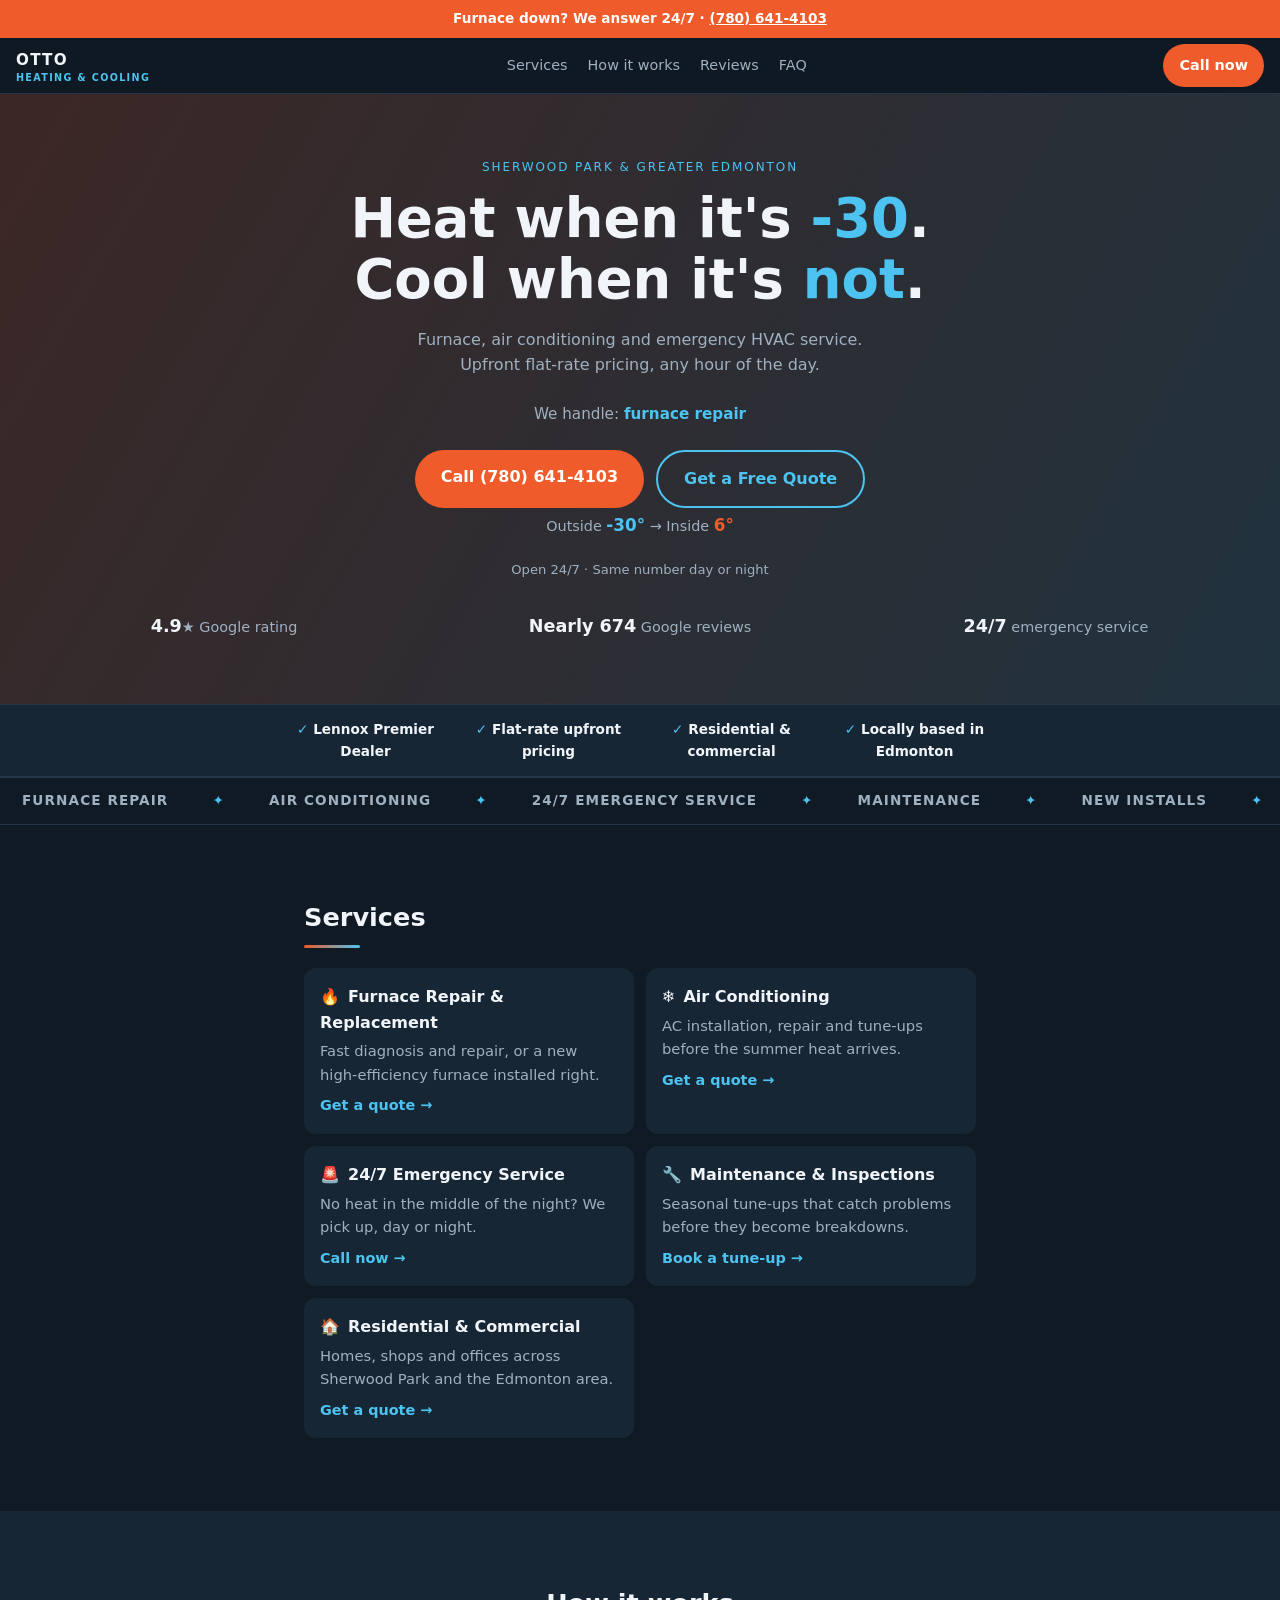
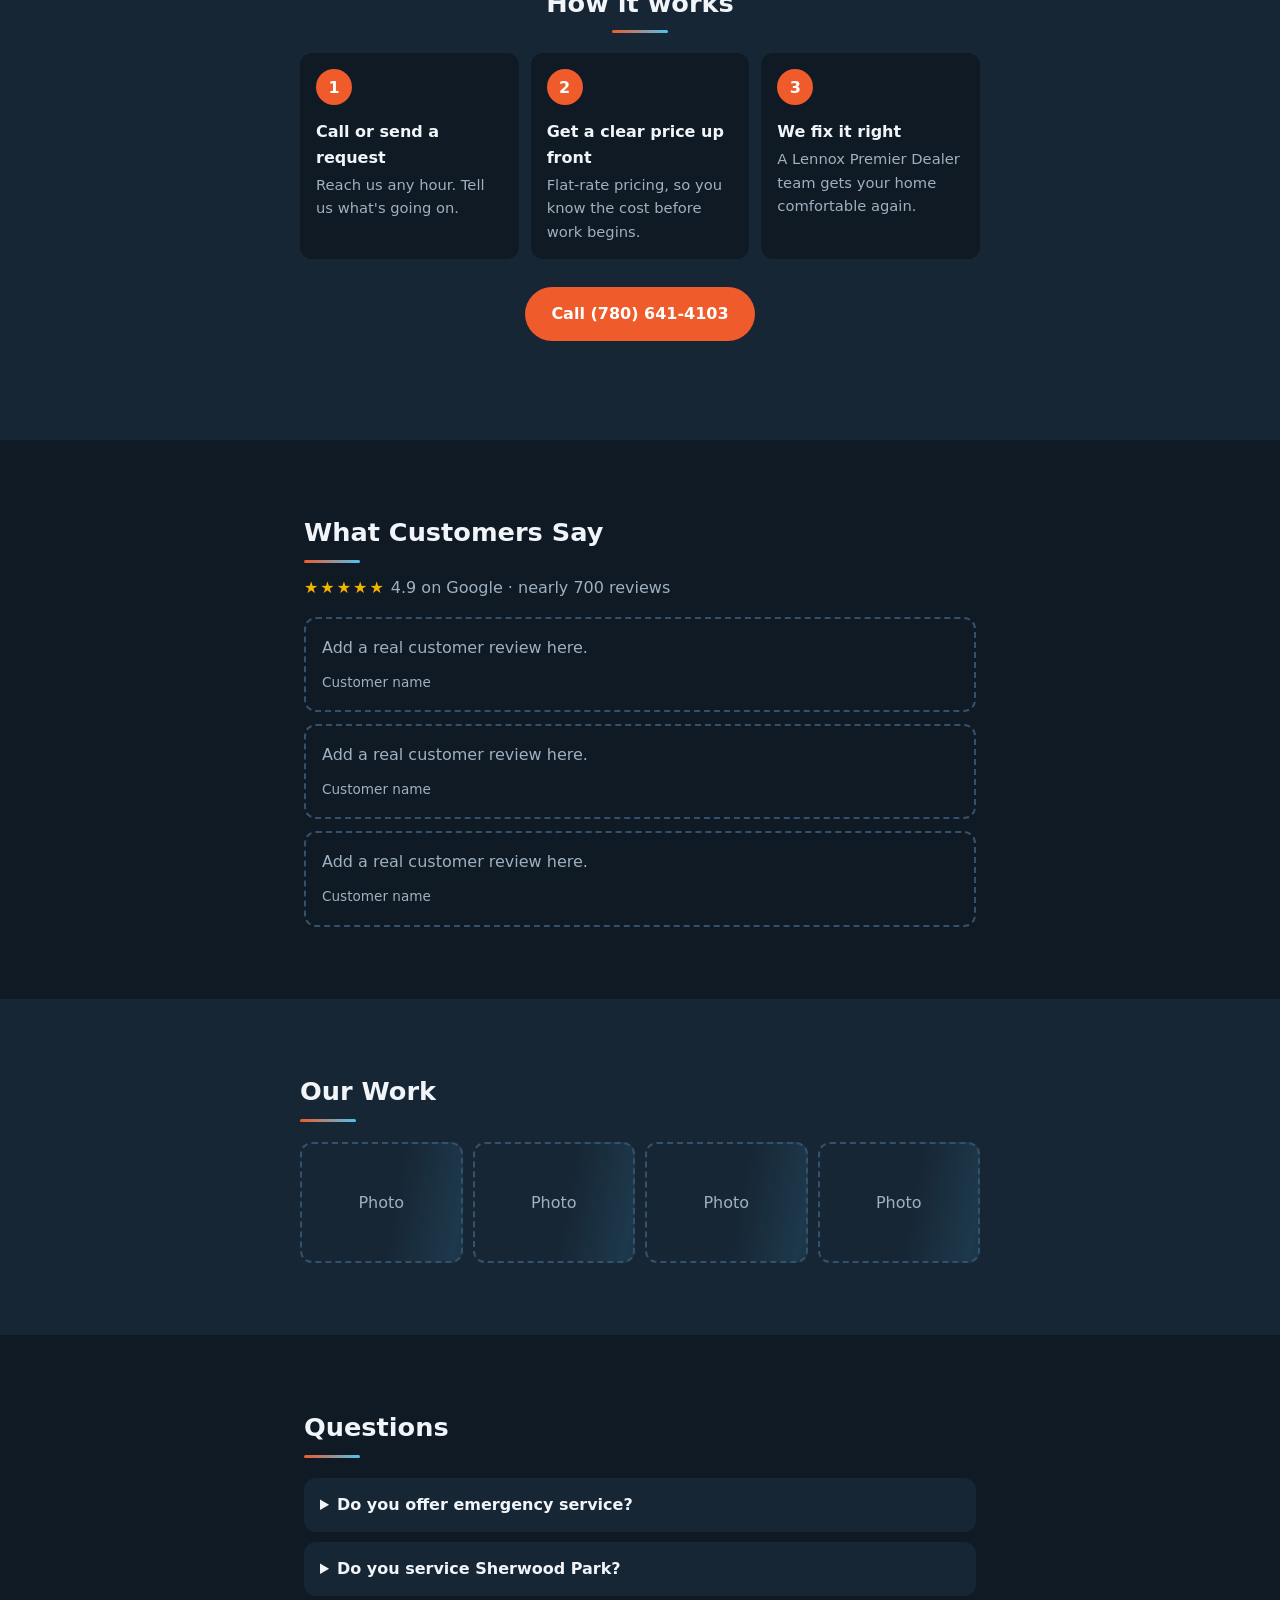
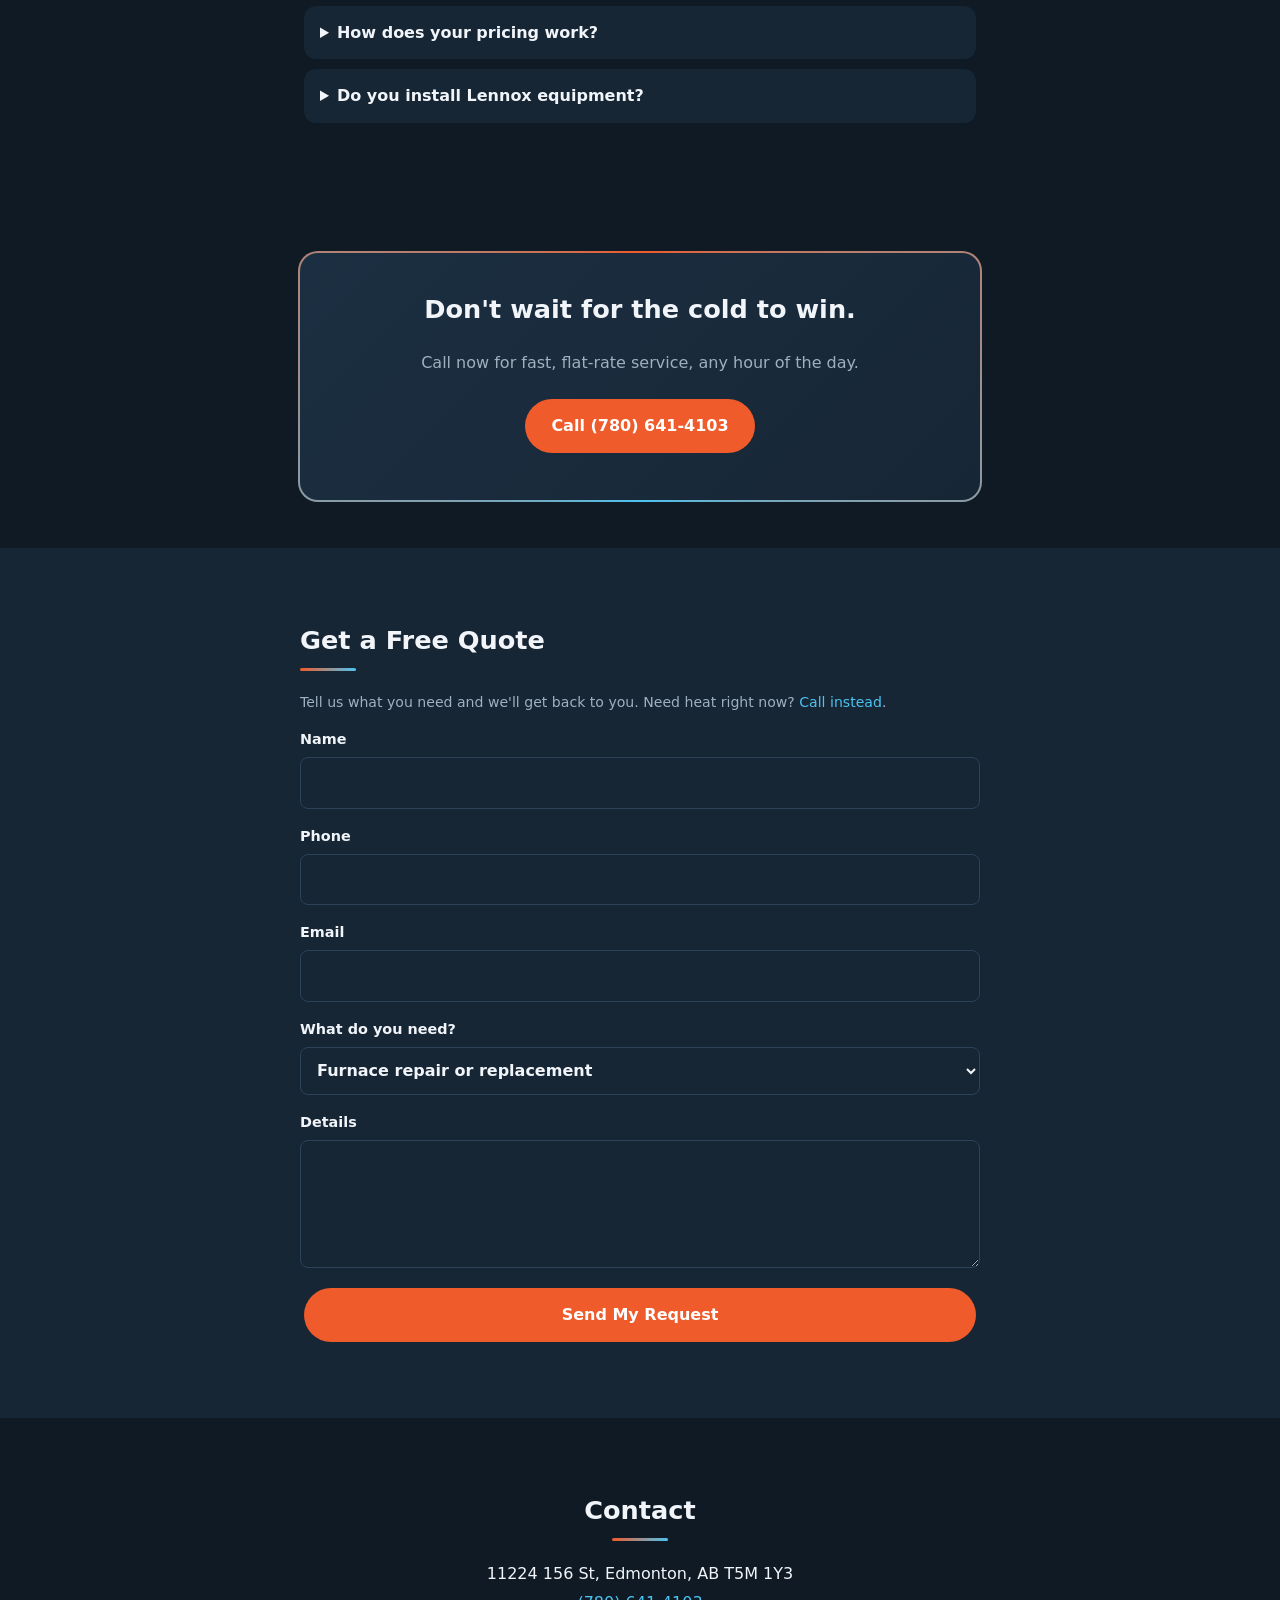
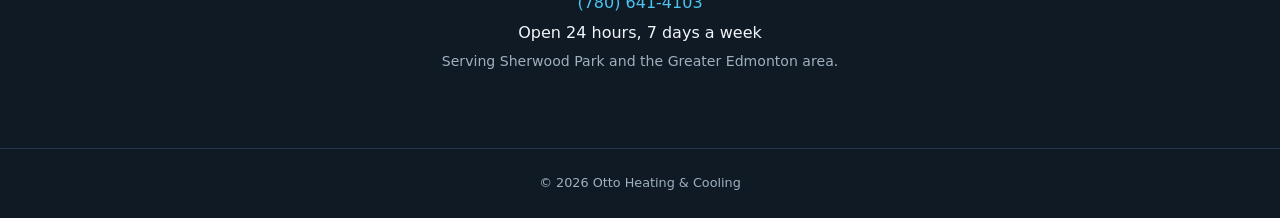
<file: index.html>
<!doctype html>
<html lang="en">
<head>
  <meta charset="utf-8">
  <meta name="viewport" content="width=device-width, initial-scale=1">
  <title>Otto Heating &amp; Cooling | HVAC in Sherwood Park &amp; Edmonton</title>
  <meta name="description" content="24/7 furnace, air conditioning and HVAC service in Sherwood Park and Greater Edmonton. Lennox Premier Dealer. Upfront flat-rate pricing.">
  <link rel="stylesheet" href="style.css">
  <script src="script.js" defer></script>
</head>
<body>
  <div class="progress" aria-hidden="true"></div>
  <div class="topbar">Furnace down? We answer 24/7 · <a href="tel:+17806414103">(780) 641-4103</a></div>

  <header class="site-header">
    <a class="logo" href="#top">OTTO<span>HEATING &amp; COOLING</span></a>
    <nav class="nav" aria-label="Main">
      <a href="#services">Services</a>
      <a href="#how">How it works</a>
      <a href="#reviews">Reviews</a>
      <a href="#faq">FAQ</a>
    </nav>
    <a class="call-pill" href="tel:+17806414103" aria-label="Call Otto Heating and Cooling">Call now</a>
  </header>

  <main id="top">
    <section class="hero">
      <p class="eyebrow fade-in">Sherwood Park &amp; Greater Edmonton</p>
      <h1 class="fade-in d1">Heat when it's <span class="ice">-30</span>.<br>Cool when it's <span class="ice">not</span>.</h1>
      <p class="lead fade-in d2">Furnace, air conditioning and emergency HVAC service. Upfront flat-rate pricing, any hour of the day.</p>
      <p class="rotator fade-in d2">We handle: <span id="rot">furnace repair</span></p>
      <div class="cta fade-in d3">
        <a class="btn pulse" href="tel:+17806414103">Call (780) 641-4103</a>
        <a class="btn ghost" href="#quote">Get a Free Quote</a>
      </div>
      <p class="temp fade-in d3" aria-hidden="true">Outside <b id="temp-out">-30°</b> → Inside <b id="temp-in">21°</b></p>
      <p class="micro fade-in d3">Open 24/7 · Same number day or night</p>
      <ul class="badges fade-in d4">
        <li><b>4.9</b>★ Google rating</li>
        <li><b data-count="700" data-prefix="Nearly ">Nearly 700</b> Google reviews</li>
        <li><b>24/7</b> emergency service</li>
      </ul>
    </section>

    <section class="trust">
      <ul class="trust-row reveal">
        <li>Lennox Premier Dealer</li>
        <li>Flat-rate upfront pricing</li>
        <li>Residential &amp; commercial</li>
        <li>Locally based in Edmonton</li>
      </ul>
    </section>

    <div class="marquee" aria-hidden="true"><div class="marquee-track"><span>Furnace Repair</span><span>Air Conditioning</span><span>24/7 Emergency Service</span><span>Maintenance</span><span>New Installs</span><span>Sherwood Park</span><span>Edmonton</span><span>Furnace Repair</span><span>Air Conditioning</span><span>24/7 Emergency Service</span><span>Maintenance</span><span>New Installs</span><span>Sherwood Park</span><span>Edmonton</span></div></div>

    <section id="services">
      <h2 class="reveal">Services</h2>
      <ul class="cards">
        <li class="reveal"><span><i class="ico" aria-hidden="true">🔥</i>Furnace Repair &amp; Replacement</span><p>Fast diagnosis and repair, or a new high-efficiency furnace installed right.</p><a href="#quote">Get a quote →</a></li>
        <li class="reveal"><span><i class="ico" aria-hidden="true">❄️</i>Air Conditioning</span><p>AC installation, repair and tune-ups before the summer heat arrives.</p><a href="#quote">Get a quote →</a></li>
        <li class="reveal"><span><i class="ico" aria-hidden="true">🚨</i>24/7 Emergency Service</span><p>No heat in the middle of the night? We pick up, day or night.</p><a href="tel:+17806414103">Call now →</a></li>
        <li class="reveal"><span><i class="ico" aria-hidden="true">🔧</i>Maintenance &amp; Inspections</span><p>Seasonal tune-ups that catch problems before they become breakdowns.</p><a href="#quote">Book a tune-up →</a></li>
        <li class="reveal"><span><i class="ico" aria-hidden="true">🏠</i>Residential &amp; Commercial</span><p>Homes, shops and offices across Sherwood Park and the Edmonton area.</p><a href="#quote">Get a quote →</a></li>
      </ul>
    </section>

    <section id="how" class="alt">
      <h2 class="reveal">How it works</h2>
      <ol class="steps">
        <li class="reveal"><b>1</b><div><strong>Call or send a request</strong><p>Reach us any hour. Tell us what's going on.</p></div></li>
        <li class="reveal"><b>2</b><div><strong>Get a clear price up front</strong><p>Flat-rate pricing, so you know the cost before work begins.</p></div></li>
        <li class="reveal"><b>3</b><div><strong>We fix it right</strong><p>A Lennox Premier Dealer team gets your home comfortable again.</p></div></li>
      </ol>
      <p class="reveal"><a class="btn" href="tel:+17806414103">Call (780) 641-4103</a></p>
    </section>

    <section id="reviews">
      <h2 class="reveal">What Customers Say</h2>
      <p class="rating reveal"><span class="stars" aria-hidden="true">★★★★★</span> 4.9 on Google · nearly 700 reviews</p>
      <!-- TODO: paste real Google reviews here, with the owner's OK. -->
      <ul class="reviews">
        <li class="placeholder reveal"><p>Add a real customer review here.</p><span>Customer name</span></li>
        <li class="placeholder reveal"><p>Add a real customer review here.</p><span>Customer name</span></li>
        <li class="placeholder reveal"><p>Add a real customer review here.</p><span>Customer name</span></li>
      </ul>
    </section>

    <section id="gallery" class="alt">
      <h2 class="reveal">Our Work</h2>
      <!-- TODO: drop photos into an images/ folder and swap these placeholders for <img> tags. -->
      <div class="gallery">
        <div class="ph reveal">Photo</div><div class="ph reveal">Photo</div><div class="ph reveal">Photo</div><div class="ph reveal">Photo</div>
      </div>
    </section>

    <section id="faq">
      <h2 class="reveal">Questions</h2>
      <div class="faq reveal">
        <details><summary>Do you offer emergency service?</summary><p>Yes. We're open 24 hours a day, 7 days a week. Call (780) 641-4103.</p></details>
        <details><summary>Do you service Sherwood Park?</summary><p>Yes. We're based in Edmonton and serve Sherwood Park and the Greater Edmonton area.</p></details>
        <details><summary>How does your pricing work?</summary><p>We use flat-rate, upfront pricing, so you know the price before the work starts.</p></details>
        <details><summary>Do you install Lennox equipment?</summary><p>Yes. We're a Lennox Premier Dealer.</p></details>
      </div>
    </section>

    <section class="cta-band">
      <div class="cta-card reveal">
        <h2>Don't wait for the cold to win.</h2>
        <p>Call now for fast, flat-rate service, any hour of the day.</p>
        <a class="btn pulse" href="tel:+17806414103">Call (780) 641-4103</a>
      </div>
    </section>

    <section id="quote" class="alt">
      <h2 class="reveal">Get a Free Quote</h2>
      <p class="note reveal">Tell us what you need and we'll get back to you. Need heat right now? <a href="tel:+17806414103">Call instead</a>.</p>
      <form class="form reveal" id="quote-form" action="https://api.web3forms.com/submit" method="post" data-inquiry data-email="designsbylucas1@gmail.com" data-thanks="We got your request and will get back to you shortly.">
        <input type="hidden" name="access_key" value="d33f40a4-aea6-4092-a17c-defc3d2beab8">
        <input type="hidden" name="subject" value="New quote request (Otto site)">
        <input type="checkbox" name="botcheck" class="hp" tabindex="-1" autocomplete="off" aria-hidden="true">
        <label>Name <input type="text" name="name" autocomplete="name" required></label>
        <label>Phone <input type="tel" name="phone" autocomplete="tel" required></label>
        <label>Email <input type="email" name="email" autocomplete="email"></label>
        <label>What do you need?
          <select name="service">
            <option>Furnace repair or replacement</option>
            <option>Air conditioning</option>
            <option>Emergency service</option>
            <option>Maintenance</option>
            <option>Something else</option>
          </select>
        </label>
        <label>Details <textarea name="message" rows="4"></textarea></label>
        <button class="btn" type="submit">Send My Request</button>
      </form>
    </section>

    <section id="contact">
      <h2 class="reveal">Contact</h2>
      <p class="reveal">11224 156 St, Edmonton, AB T5M 1Y3</p>
      <p class="reveal"><a href="tel:+17806414103">(780) 641-4103</a></p>
      <p class="reveal">Open 24 hours, 7 days a week</p>
      <p class="note reveal">Serving Sherwood Park and the Greater Edmonton area.</p>
    </section>
  </main>

  <footer>© 2026 Otto Heating &amp; Cooling</footer>

  <a class="sticky-call" href="tel:+17806414103" aria-label="Call Otto Heating and Cooling now">📞 Call now · 24/7</a>
</body>
</html>
</file>
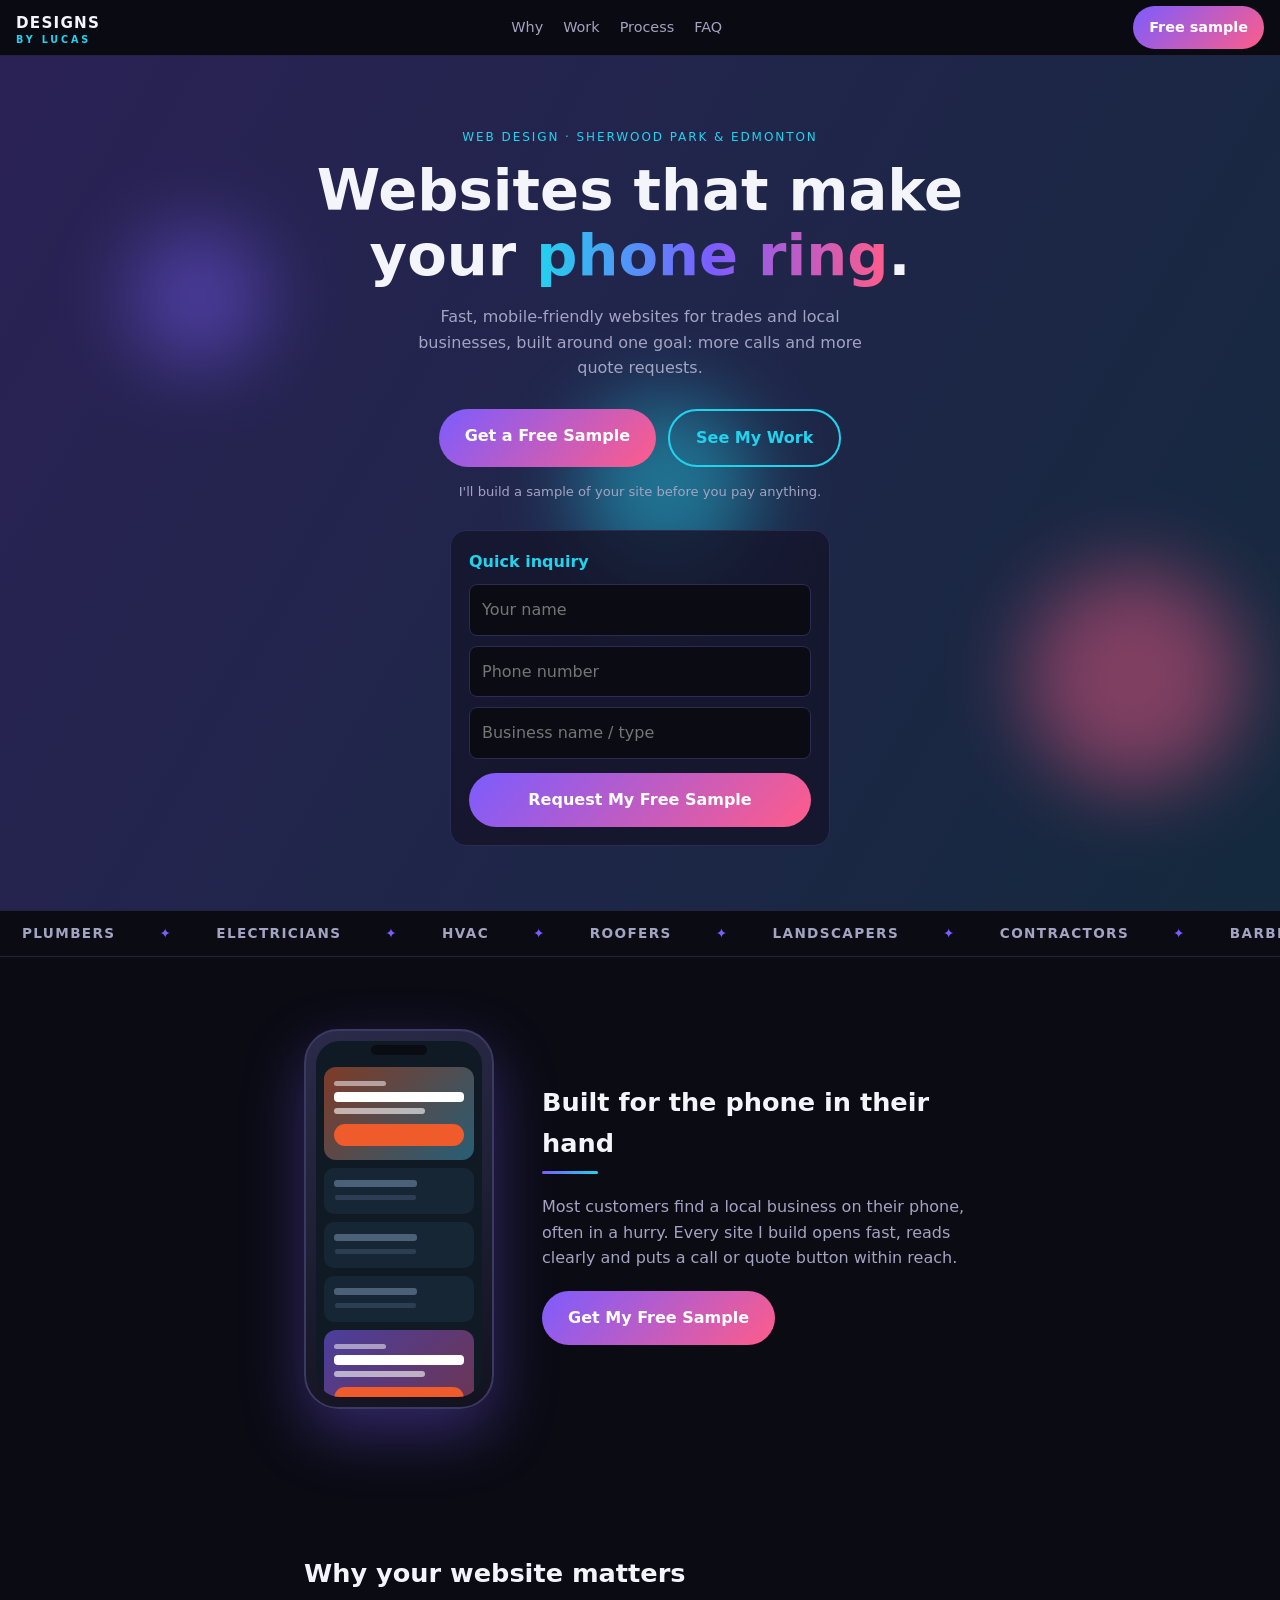
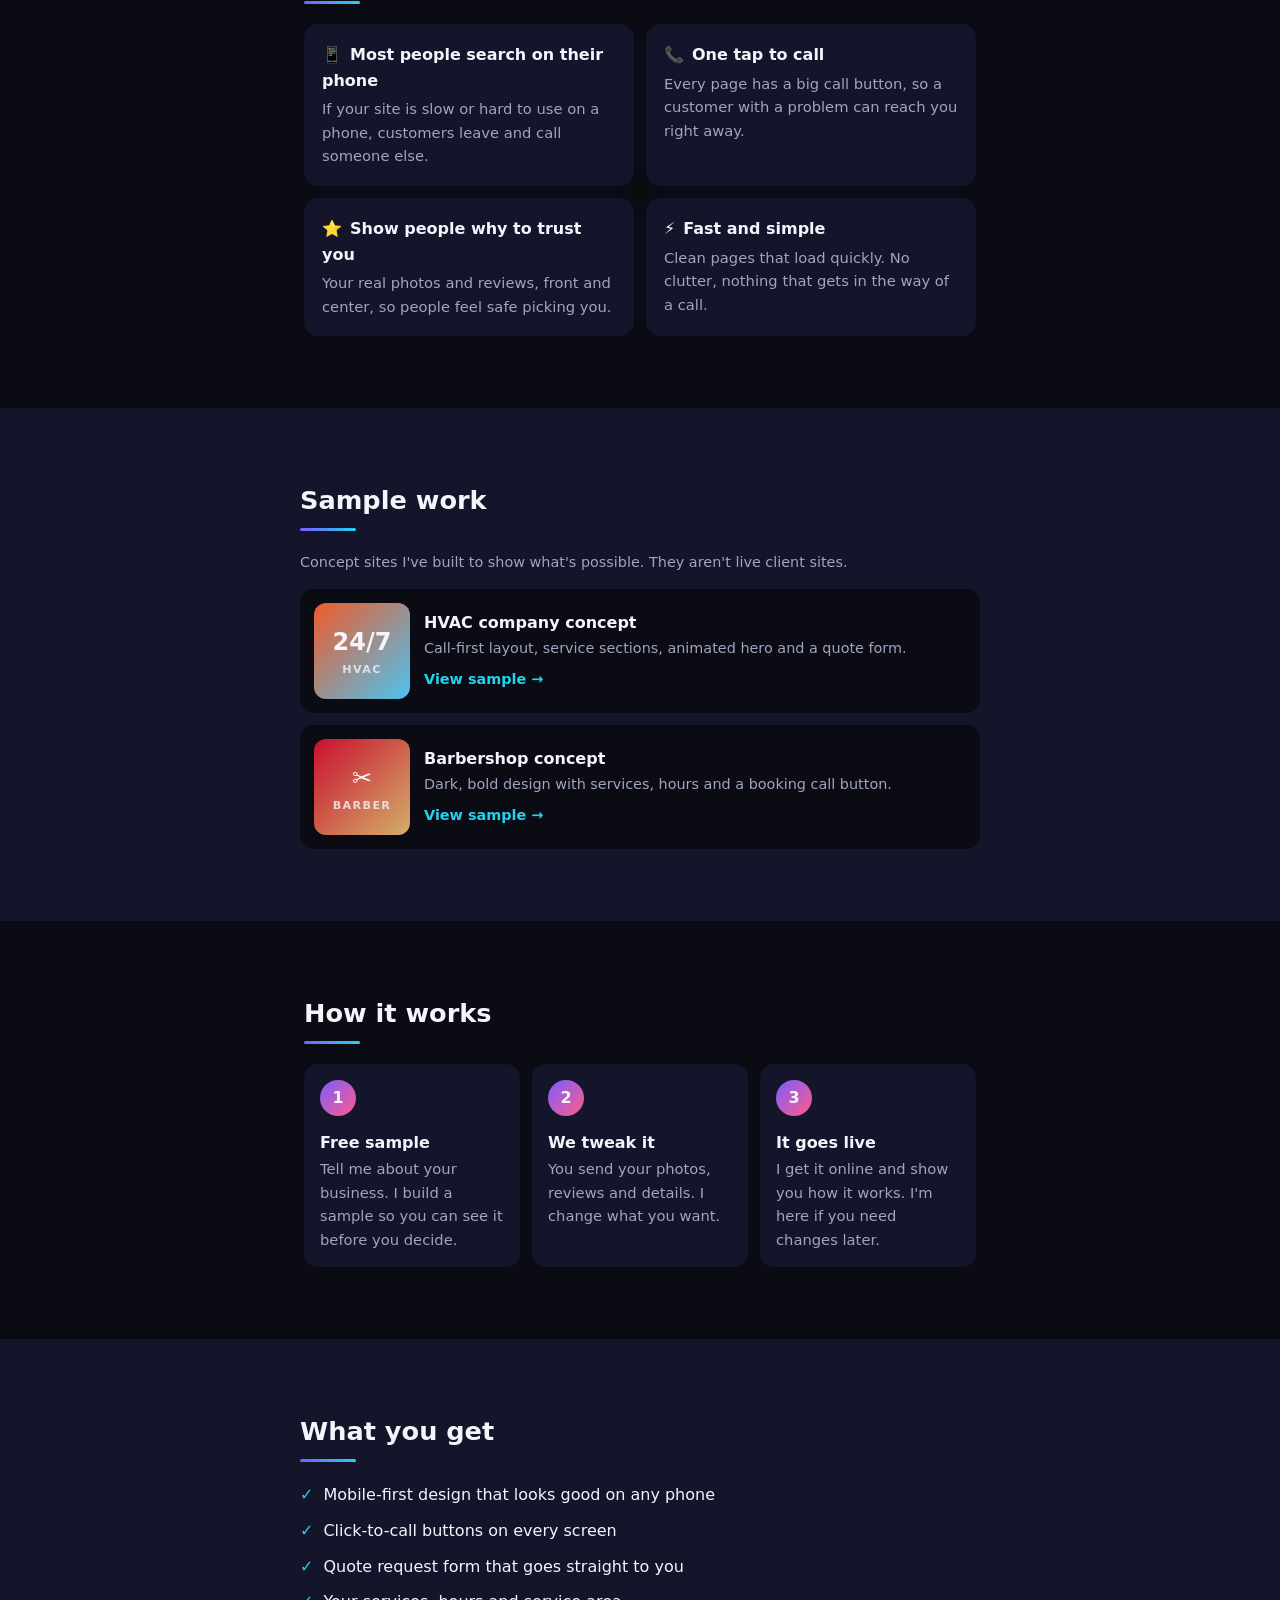
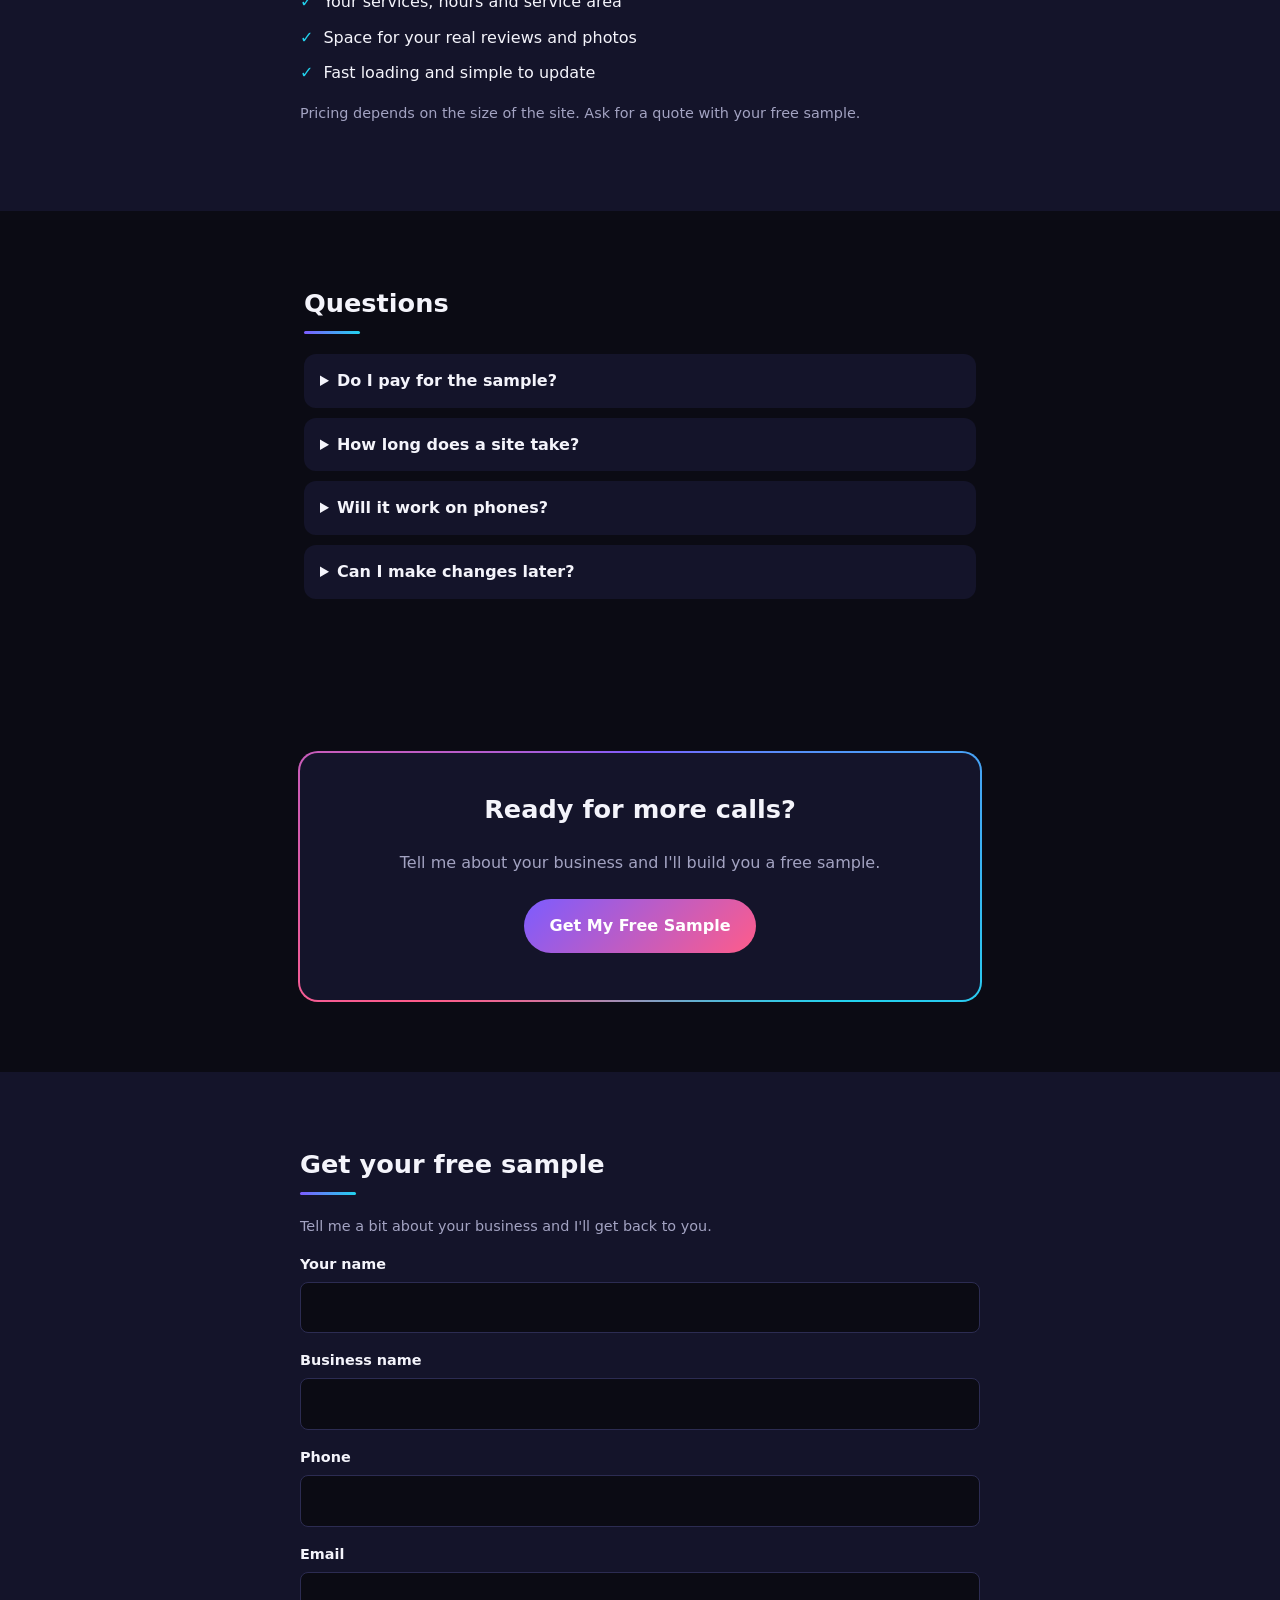
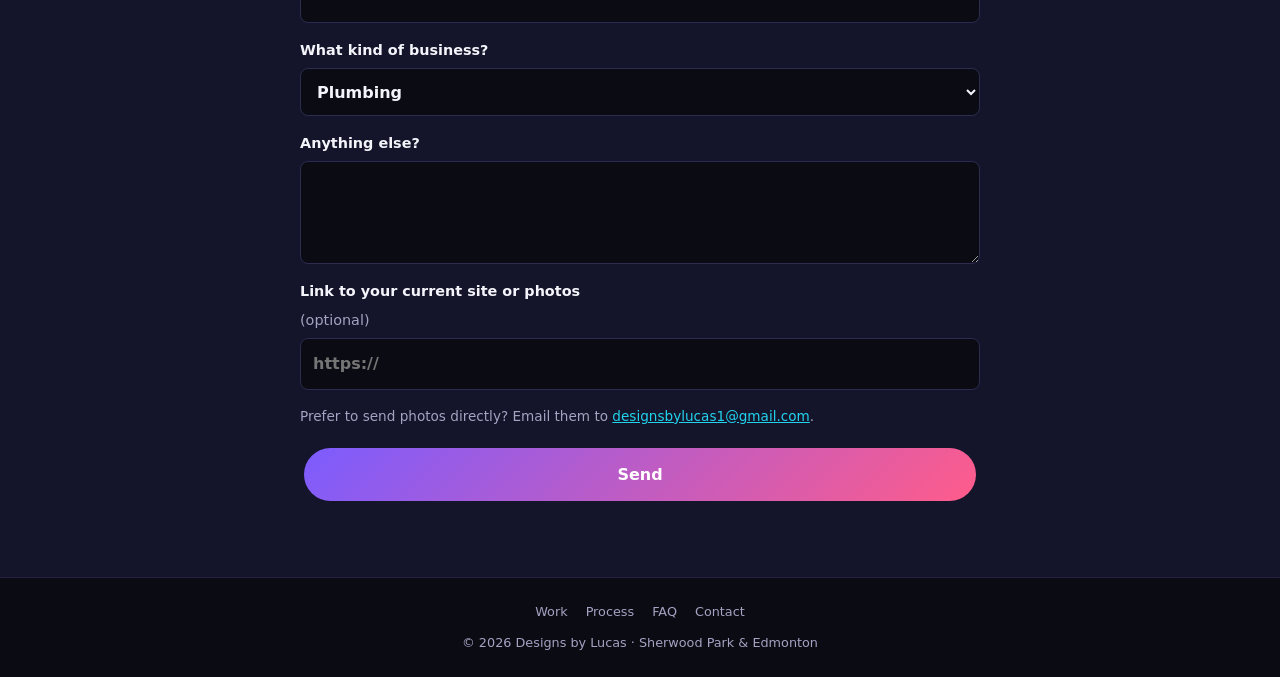
<file: agency/index.html>
<!doctype html>
<html lang="en">
<head>
  <meta charset="utf-8">
  <meta name="viewport" content="width=device-width, initial-scale=1">
  <title>Designs by Lucas | Websites for Local Businesses</title>
  <meta name="description" content="Fast, mobile-friendly websites for trades and local businesses in Sherwood Park and Edmonton. Built to get you more calls and quote requests.">
  <link rel="icon" href="data:image/svg+xml,%3Csvg xmlns='http://www.w3.org/2000/svg' viewBox='0 0 100 100'%3E%3Crect width='100' height='100' rx='22' fill='%237c5cff'/%3E%3Ctext x='50' y='70' font-size='62' text-anchor='middle' fill='white' font-family='sans-serif' font-weight='700'%3EL%3C/text%3E%3C/svg%3E">
  <meta property="og:title" content="Designs by Lucas | Websites for Local Businesses">
  <meta property="og:description" content="Fast, mobile-friendly websites built to get you more calls and quote requests.">
  <meta name="theme-color" content="#0b0b14">
  <link rel="stylesheet" href="style.css">
  <script src="script.js" defer></script>
</head>
<body>
  <div class="progress" aria-hidden="true"></div>

  <header class="site-header">
    <a class="logo" href="#top">DESIGNS<span>BY LUCAS</span></a>
    <nav class="nav" aria-label="Main">
      <a href="#why">Why</a>
      <a href="#work">Work</a>
      <a href="#process">Process</a>
      <a href="#faq">FAQ</a>
    </nav>
    <a class="pill" href="#contact">Free sample</a>
  </header>

  <main id="top">
    <section class="hero">
      <p class="eyebrow fade-in">Web design · Sherwood Park &amp; Edmonton</p>
      <h1 class="fade-in d1">Websites that make<br>your <span class="grad" id="rot">phone ring</span>.</h1>
      <p class="lead fade-in d2">Fast, mobile-friendly websites for trades and local businesses, built around one goal: more calls and more quote requests.</p>
      <div class="cta fade-in d3">
        <a class="btn pulse" href="#contact">Get a Free Sample</a>
        <a class="btn ghost" href="#work">See My Work</a>
      </div>
      <p class="micro fade-in d4">I'll build a sample of your site before you pay anything.</p>
      <form class="mini fade-in d4" novalidate data-contact="phone" action="https://api.web3forms.com/submit" method="post" data-inquiry data-email="designsbylucas1@gmail.com">
        <input type="hidden" name="access_key" value="d33f40a4-aea6-4092-a17c-defc3d2beab8">
        <input type="hidden" name="subject" value="New website inquiry (quick form)">
        <input type="checkbox" name="botcheck" class="hp" tabindex="-1" autocomplete="off" aria-hidden="true">
        <p class="mini-title">Quick inquiry</p>
        <input type="text" name="name" placeholder="Your name" autocomplete="name" aria-label="Your name">
        <input type="tel" name="phone" placeholder="Phone number" autocomplete="tel" aria-label="Phone number">
        <input type="text" name="business" placeholder="Business name / type" aria-label="Business name or type">
        <button class="btn" type="submit">Request My Free Sample</button>
      </form>
    </section>

    <div class="marquee" aria-hidden="true"><div class="marquee-track"><span>Plumbers</span><span>Electricians</span><span>HVAC</span><span>Roofers</span><span>Landscapers</span><span>Contractors</span><span>Barbershops</span><span>Local shops</span><span>Plumbers</span><span>Electricians</span><span>HVAC</span><span>Roofers</span><span>Landscapers</span><span>Contractors</span><span>Barbershops</span><span>Local shops</span></div></div>

    <section class="phone-sec">
      <div class="phone-wrap reveal">
        <div class="phone" aria-hidden="true">
          <div class="notch"></div>
          <div class="screen"><div class="scroll">
            <div class="m-hero"><i></i><b></b><b class="s"></b><u></u></div>
            <div class="m-card"></div><div class="m-card"></div><div class="m-card"></div>
            <div class="m-hero alt2"><i></i><b></b><b class="s"></b><u></u></div>
            <div class="m-card"></div><div class="m-card"></div>
          </div></div>
        </div>
      </div>
      <div class="phone-copy">
        <h2 class="reveal">Built for the phone in their hand</h2>
        <p class="reveal">Most customers find a local business on their phone, often in a hurry. Every site I build opens fast, reads clearly and puts a call or quote button within reach.</p>
        <a class="btn reveal" href="#contact">Get My Free Sample</a>
      </div>
    </section>

    <section id="why">
      <h2 class="reveal">Why your website matters</h2>
      <ul class="cards">
        <li class="reveal"><span><i class="ico" aria-hidden="true">📱</i>Most people search on their phone</span><p>If your site is slow or hard to use on a phone, customers leave and call someone else.</p></li>
        <li class="reveal"><span><i class="ico" aria-hidden="true">📞</i>One tap to call</span><p>Every page has a big call button, so a customer with a problem can reach you right away.</p></li>
        <li class="reveal"><span><i class="ico" aria-hidden="true">⭐</i>Show people why to trust you</span><p>Your real photos and reviews, front and center, so people feel safe picking you.</p></li>
        <li class="reveal"><span><i class="ico" aria-hidden="true">⚡</i>Fast and simple</span><p>Clean pages that load quickly. No clutter, nothing that gets in the way of a call.</p></li>
      </ul>
    </section>

    <section id="work" class="alt">
      <h2 class="reveal">Sample work</h2>
      <p class="note reveal">Concept sites I've built to show what's possible. They aren't live client sites.</p>
      <ul class="work">
        <li class="reveal">
          <div class="shot hvac"><b>24/7</b><i>HVAC</i></div>
          <div><strong>HVAC company concept</strong><p>Call-first layout, service sections, animated hero and a quote form.</p><a href="../samples/hvac/" data-sample="HVAC company concept">View sample →</a></div>
        </li>
        <li class="reveal">
          <div class="shot barber"><b>✂</b><i>Barber</i></div>
          <div><strong>Barbershop concept</strong><p>Dark, bold design with services, hours and a booking call button.</p><a href="../samples/barbershop/" data-sample="Barbershop concept">View sample →</a></div>
        </li>
      </ul>
    </section>

    <section id="process">
      <h2 class="reveal">How it works</h2>
      <ol class="steps">
        <li class="reveal"><b>1</b><div><strong>Free sample</strong><p>Tell me about your business. I build a sample so you can see it before you decide.</p></div></li>
        <li class="reveal"><b>2</b><div><strong>We tweak it</strong><p>You send your photos, reviews and details. I change what you want.</p></div></li>
        <li class="reveal"><b>3</b><div><strong>It goes live</strong><p>I get it online and show you how it works. I'm here if you need changes later.</p></div></li>
      </ol>
    </section>

    <section class="alt">
      <h2 class="reveal">What you get</h2>
      <ul class="checks reveal">
        <li>Mobile-first design that looks good on any phone</li>
        <li>Click-to-call buttons on every screen</li>
        <li>Quote request form that goes straight to you</li>
        <li>Your services, hours and service area</li>
        <li>Space for your real reviews and photos</li>
        <li>Fast loading and simple to update</li>
      </ul>
      <!-- TODO: add real packages and prices here when decided. -->
      <p class="note reveal">Pricing depends on the size of the site. Ask for a quote with your free sample.</p>
    </section>

    <section id="faq">
      <h2 class="reveal">Questions</h2>
      <div class="faq reveal">
        <details><summary>Do I pay for the sample?</summary><p>No. I build a sample first so you can see what you'd get.</p></details>
        <details><summary>How long does a site take?</summary><p>A simple site can be ready quickly once I have your details and photos. I'll give you a date up front.</p></details>
        <details><summary>Will it work on phones?</summary><p>Yes. Every site is built for phones first, since that's where most customers look.</p></details>
        <details><summary>Can I make changes later?</summary><p>Yes. Send me what you want changed and I'll update it.</p></details>
      </div>
    </section>

    <section class="cta-band">
      <div class="cta-card reveal">
        <h2>Ready for more calls?</h2>
        <p>Tell me about your business and I'll build you a free sample.</p>
        <a class="btn pulse" href="#contact">Get My Free Sample</a>
      </div>
    </section>

    <section id="contact" class="alt">
      <h2 class="reveal">Get your free sample</h2>
      <p class="note reveal">Tell me a bit about your business and I'll get back to you.</p>
      <form class="form reveal" novalidate data-contact="phone,email" action="https://api.web3forms.com/submit" method="post" data-inquiry data-email="designsbylucas1@gmail.com">
        <input type="hidden" name="access_key" value="d33f40a4-aea6-4092-a17c-defc3d2beab8">
        <input type="hidden" name="subject" value="New website inquiry (full form)">
        <input type="checkbox" name="botcheck" class="hp" tabindex="-1" autocomplete="off" aria-hidden="true">
        <label>Your name <input type="text" name="name" autocomplete="name"></label>
        <label>Business name <input type="text" name="business"></label>
        <label>Phone <input type="tel" name="phone" autocomplete="tel"></label>
        <label>Email <input type="email" name="email" autocomplete="email"></label>
        <label>What kind of business?
          <select name="type">
            <option>Plumbing</option><option>Electrical</option><option>HVAC</option><option>Roofing</option>
            <option>Landscaping</option><option>Barbershop / salon</option><option>Other</option>
          </select>
        </label>
        <label>Anything else? <textarea name="message" rows="3"></textarea></label>
        <label>Link to your current site or photos <span class="opt">(optional)</span>
          <input type="url" name="link" inputmode="url" placeholder="https://">
        </label>
        <p class="form-note">Prefer to send photos directly? Email them to <a href="mailto:designsbylucas1@gmail.com">designsbylucas1@gmail.com</a>.</p>
        <button class="btn" type="submit">Send</button>
      </form>
    </section>
  </main>

  <footer>
    <div class="foot-links"><a href="#work">Work</a><a href="#process">Process</a><a href="#faq">FAQ</a><a href="#contact">Contact</a></div>
    © 2026 Designs by Lucas · Sherwood Park &amp; Edmonton
  </footer>
  <a class="sticky-call" href="#contact">Get a free sample</a>

  <div class="viewer" id="viewer" role="dialog" aria-modal="true" aria-label="Sample website" hidden>
    <div class="viewer-bar">
      <strong id="viewer-title">Sample</strong>
      <a id="viewer-open" href="#" target="_blank" rel="noopener">Open in new tab ↗</a>
      <button type="button" id="viewer-close" aria-label="Close sample">✕</button>
    </div>
    <iframe id="viewer-frame" title="Sample website preview"></iframe>
  </div>
</body>
</html>
</file>
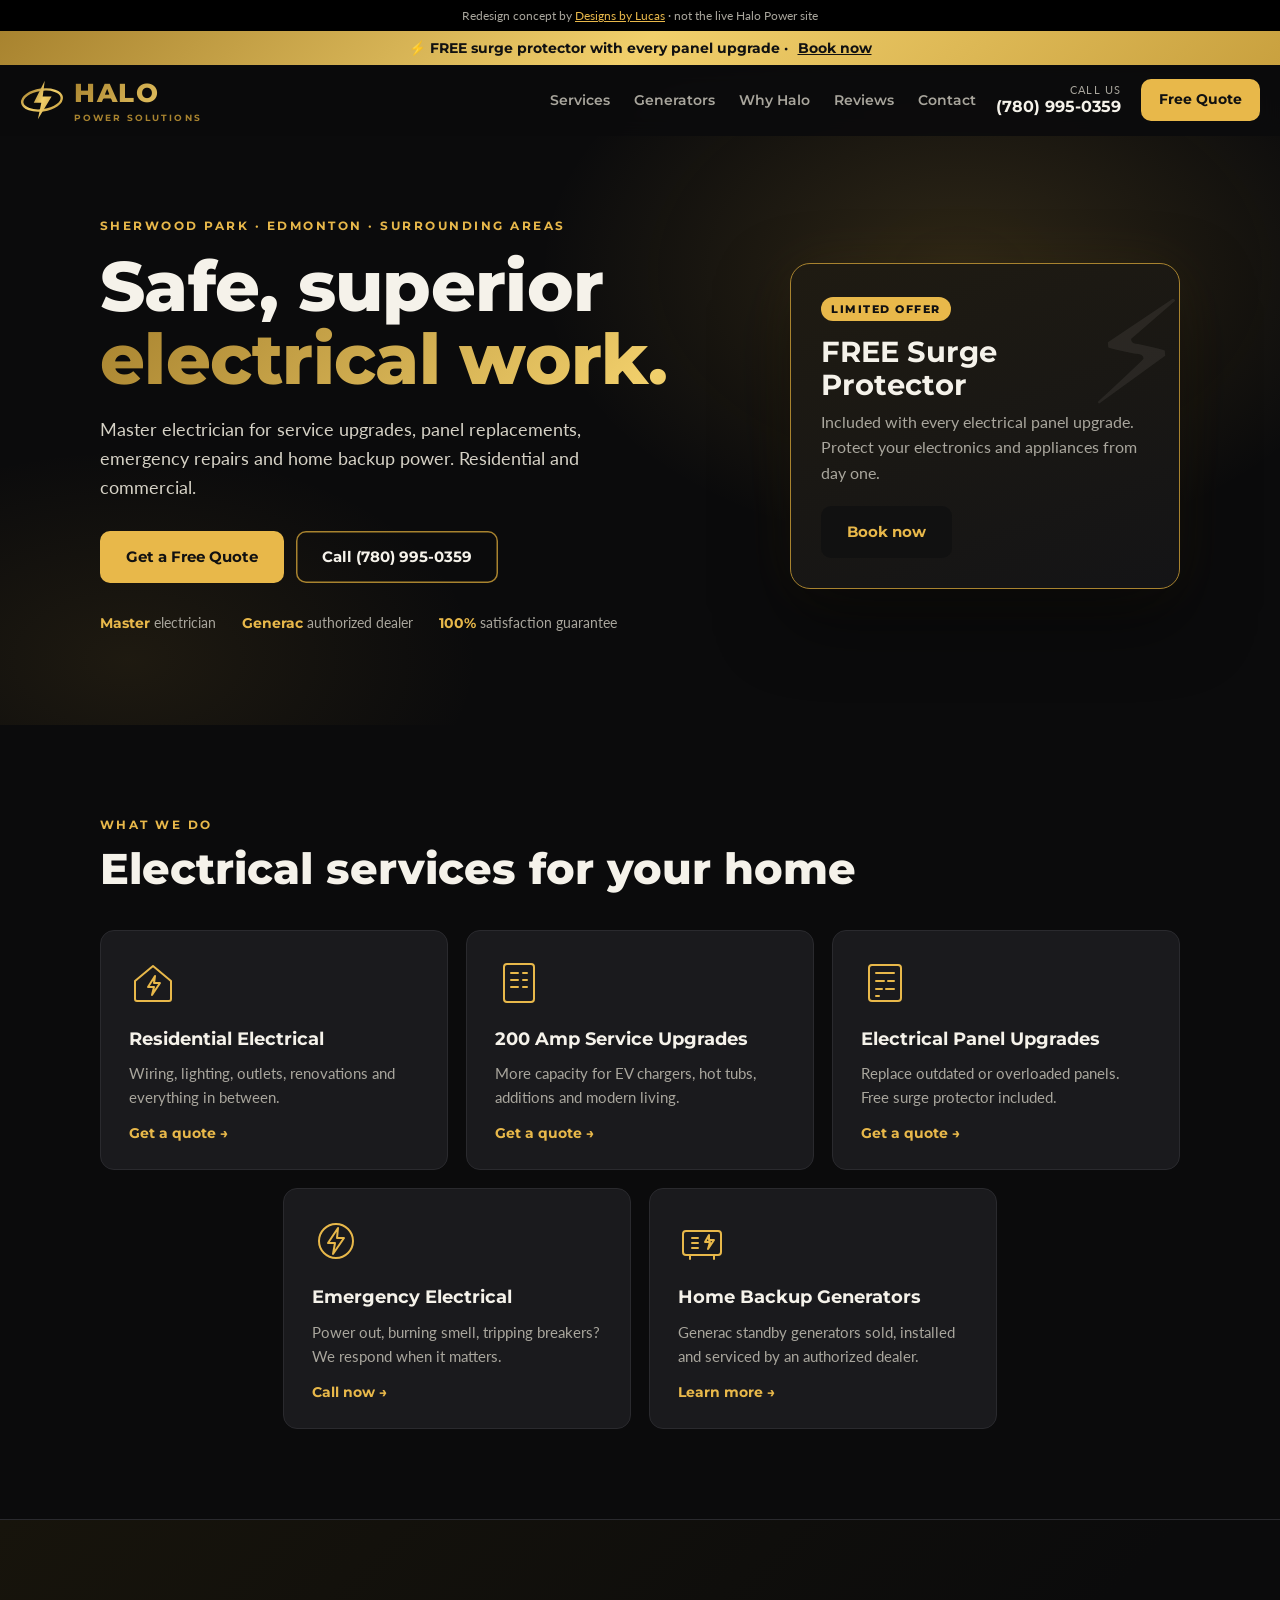
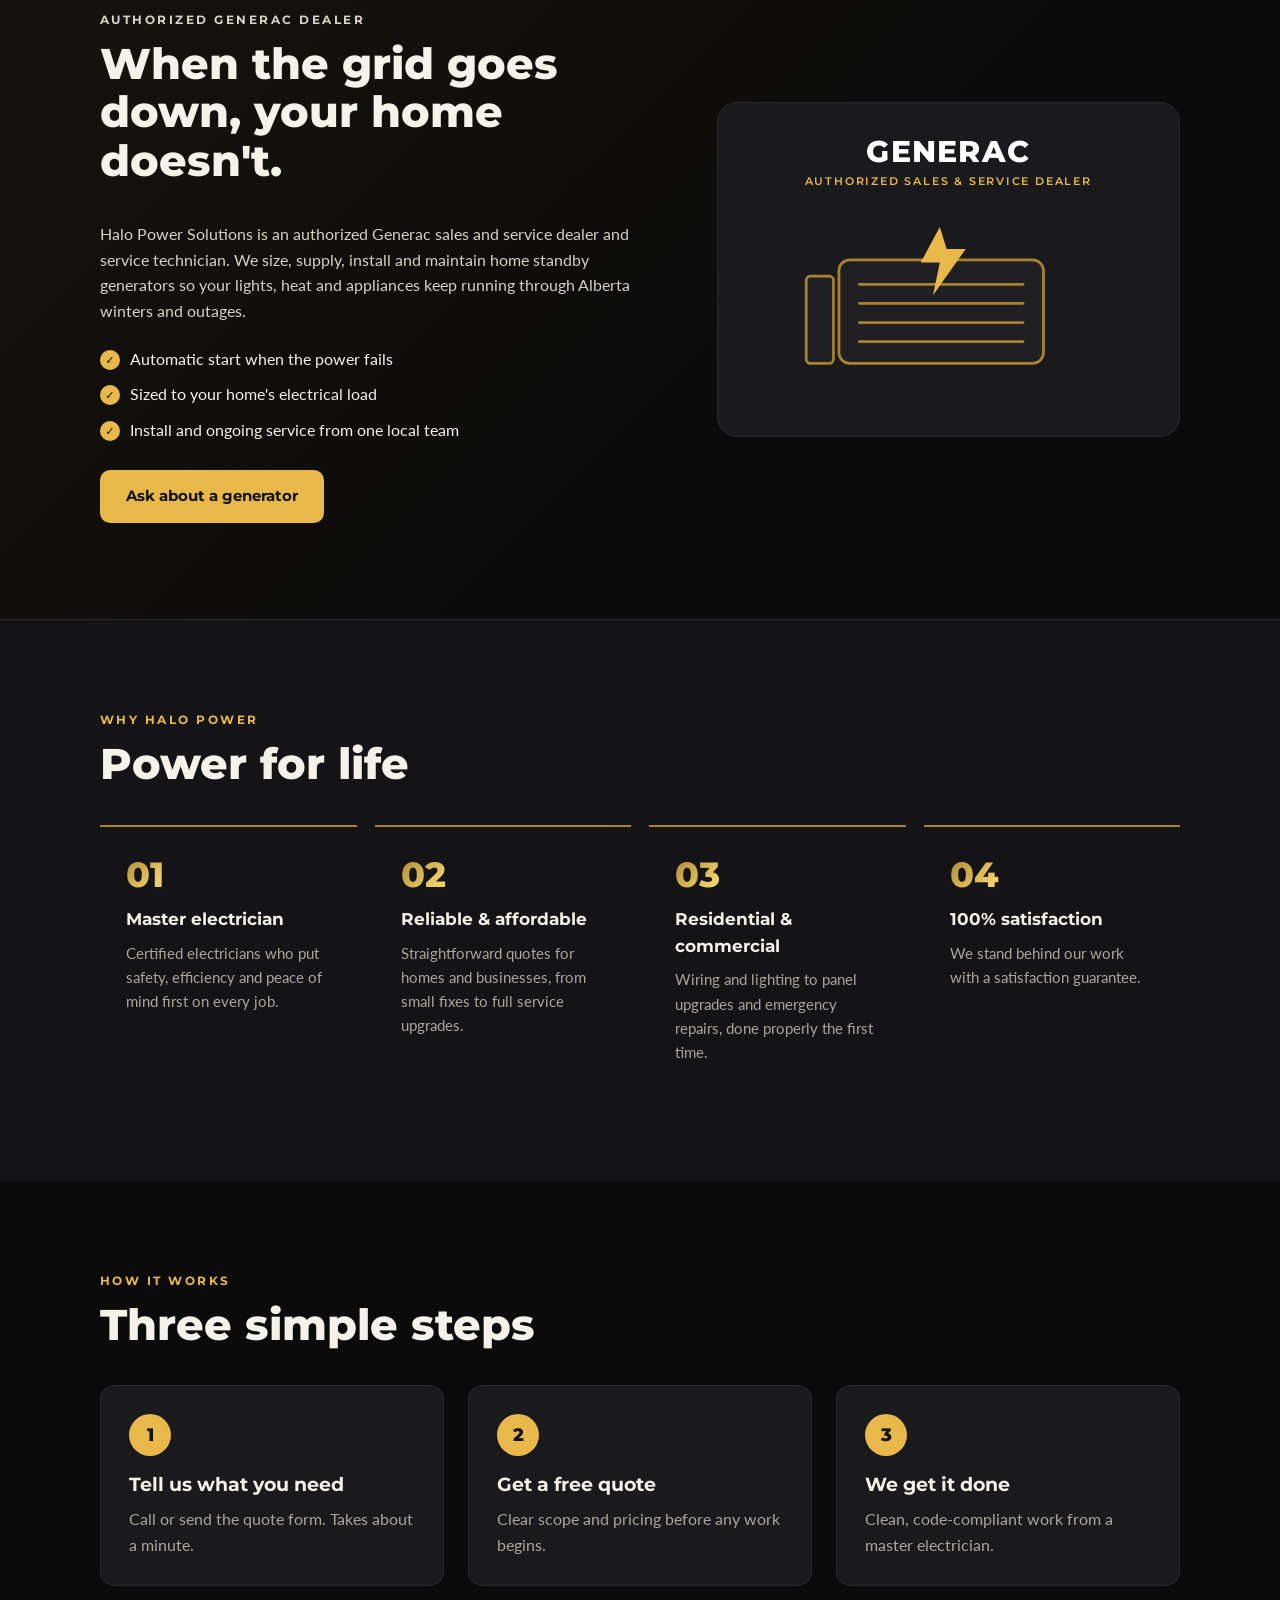
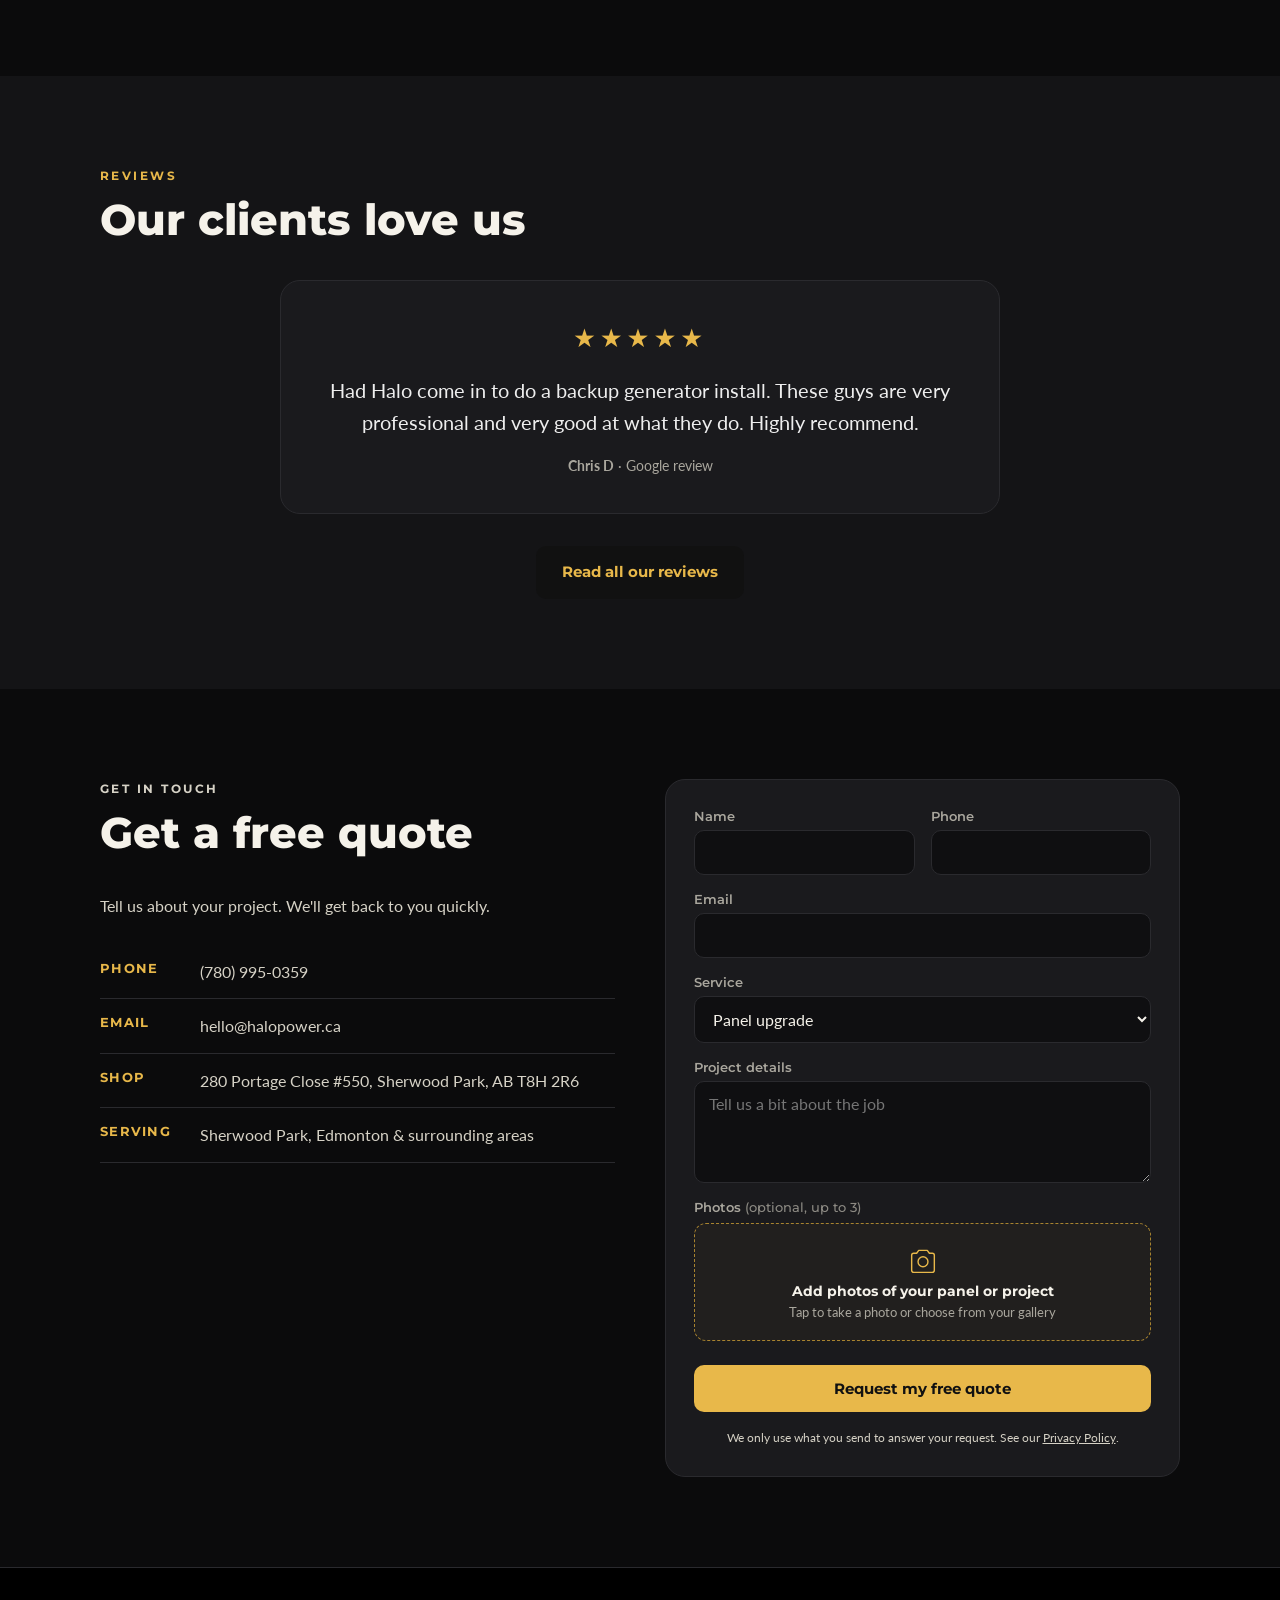
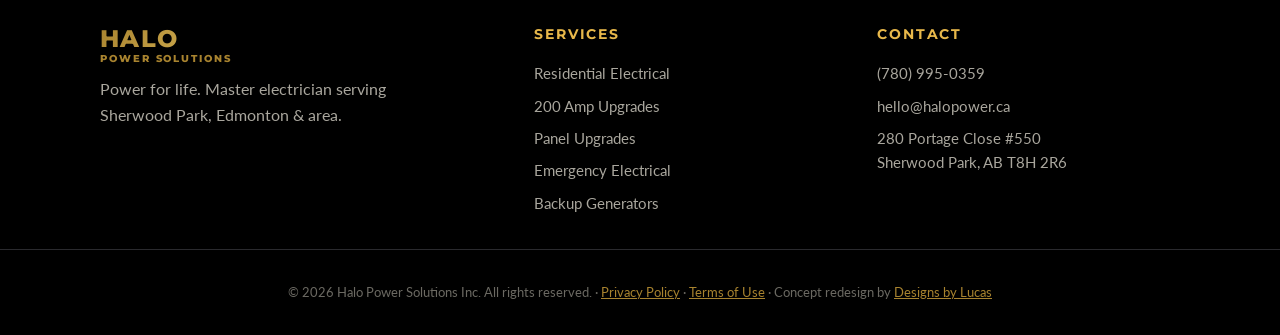
<file: halo-power/index.html>
<!doctype html>
<html lang="en">
<head>
  <meta charset="utf-8">
  <meta name="viewport" content="width=device-width, initial-scale=1">
  <title>Halo Power Solutions | Master Electrician in Sherwood Park &amp; Edmonton</title>
  <meta name="description" content="Master electrician in Sherwood Park and Edmonton. Panel upgrades, 200 amp services, emergency electrical and Generac home backup generators. Free quotes.">
  <meta name="theme-color" content="#0b0b0c">
  <meta http-equiv="Content-Security-Policy" content="upgrade-insecure-requests">
  <link rel="icon" href="data:image/svg+xml,%3Csvg xmlns='http://www.w3.org/2000/svg' viewBox='0 0 100 100'%3E%3Crect width='100' height='100' rx='20' fill='%230b0b0c'/%3E%3Cpath d='M56 10 28 56h20l-6 34 30-48H52z' fill='%23e8b84a'/%3E%3C/svg%3E">
  <link rel="preconnect" href="https://fonts.googleapis.com">
  <link rel="preconnect" href="https://fonts.gstatic.com" crossorigin>
  <link rel="stylesheet" href="https://fonts.googleapis.com/css2?family=Lato:wght@400;700&family=Montserrat:wght@500;600;700;800&display=swap">
  <link rel="stylesheet" href="style.css">
  <script src="script.js" defer></script>
</head>
<body>
  <div class="sample-ribbon">Redesign concept by <a href="../agency/">Designs by Lucas</a> · not the live Halo Power site</div>

  <div class="promo">
    <span class="bolt" aria-hidden="true">⚡</span> FREE surge protector with every panel upgrade · <a href="#quote">Book now</a>
  </div>

  <header class="site-header" id="top">
    <a class="logo" href="#top" aria-label="Halo Power Solutions home">
      <svg class="mark" viewBox="0 0 64 64" aria-hidden="true"><defs><linearGradient id="g" x1="0" y1="0" x2="1" y2="1"><stop offset="0" stop-color="#a8832f"/><stop offset=".5" stop-color="#f1cf6b"/><stop offset="1" stop-color="#c9a13f"/></linearGradient></defs><ellipse cx="32" cy="32" rx="29" ry="15" fill="none" stroke="url(#g)" stroke-width="3.5" transform="rotate(-8 32 32)"/><path d="M36 4 20 36h11l-5 24 20-33H33z" fill="url(#g)"/></svg>
      <span class="wordmark"><b>HALO</b><small>POWER SOLUTIONS</small></span>
    </a>
    <nav class="nav" id="menu" aria-label="Main">
      <a href="#services">Services</a>
      <a href="#generators">Generators</a>
      <a href="#why">Why Halo</a>
      <a href="#reviews">Reviews</a>
      <a href="#quote">Contact</a>
    </nav>
    <a class="call" href="tel:+17809950359"><span>Call us</span><b>(780) 995-0359</b></a>
    <a class="btn btn-sm" href="#quote">Free Quote</a>
    <button class="burger" aria-label="Menu" aria-expanded="false" aria-controls="menu"><i></i><i></i><i></i></button>
  </header>

  <main>
    <section class="hero">
      <div class="hero-inner">
        <p class="eyebrow fade">Sherwood Park · Edmonton · Surrounding Areas</p>
        <h1 class="fade d1">Safe, superior<br><span class="gold">electrical work.</span></h1>
        <p class="lead fade d2">Master electrician for service upgrades, panel replacements, emergency repairs and home backup power. Residential and commercial.</p>
        <div class="cta fade d3">
          <a class="btn" href="#quote">Get a Free Quote</a>
          <a class="btn btn-ghost" href="tel:+17809950359">Call (780) 995-0359</a>
        </div>
        <ul class="badges fade d4">
          <li><b>Master</b> electrician</li>
          <li><b>Generac</b> authorized dealer</li>
          <li><b>100%</b> satisfaction guarantee</li>
        </ul>
      </div>
      <div class="hero-card fade d3" aria-hidden="true">
        <div class="offer">
          <span class="tag">Limited offer</span>
          <h2>FREE Surge Protector</h2>
          <p>Included with every electrical panel upgrade. Protect your electronics and appliances from day one.</p>
          <a class="btn btn-dark" href="#quote">Book now</a>
        </div>
      </div>
    </section>

    <section id="services" class="sec">
      <div class="wrap">
        <p class="kicker reveal">What we do</p>
        <h2 class="reveal">Electrical services for your home</h2>
        <div class="cards">
          <a class="card reveal" href="#quote">
            <svg viewBox="0 0 48 48" aria-hidden="true"><path d="M6 22 24 7l18 15v18a2 2 0 0 1-2 2H8a2 2 0 0 1-2-2z"/><path d="M26 17 19 28h6l-2 8 8-12h-6z"/></svg>
            <h3>Residential Electrical</h3>
            <p>Wiring, lighting, outlets, renovations and everything in between.</p>
            <span class="more">Get a quote →</span>
          </a>
          <a class="card reveal" href="#quote">
            <svg viewBox="0 0 48 48" aria-hidden="true"><rect x="9" y="5" width="30" height="38" rx="3"/><path d="M16 14h7m-7 7h7m-7 7h7m5-14h4m-4 7h4m-4 7h4"/></svg>
            <h3>200 Amp Service Upgrades</h3>
            <p>More capacity for EV chargers, hot tubs, additions and modern living.</p>
            <span class="more">Get a quote →</span>
          </a>
          <a class="card reveal" href="#quote">
            <svg viewBox="0 0 48 48" aria-hidden="true"><rect x="8" y="6" width="32" height="36" rx="3"/><path d="M15 14h18M15 22h8m4 0h6M15 30h6m4 0h8M15 37h3"/></svg>
            <h3>Electrical Panel Upgrades</h3>
            <p>Replace outdated or overloaded panels. Free surge protector included.</p>
            <span class="more">Get a quote →</span>
          </a>
          <a class="card reveal" href="#quote">
            <svg viewBox="0 0 48 48" aria-hidden="true"><circle cx="24" cy="24" r="17"/><path d="M26 11 16 26h7l-2 11 11-16h-7z"/></svg>
            <h3>Emergency Electrical</h3>
            <p>Power out, burning smell, tripping breakers? We respond when it matters.</p>
            <span class="more">Call now →</span>
          </a>
          <a class="card reveal" href="#generators">
            <svg viewBox="0 0 48 48" aria-hidden="true"><rect x="5" y="14" width="38" height="24" rx="3"/><path d="M12 38v4m24-4v4M14 21h6m-6 5h6m-6 5h6"/><path d="M31 18l-4 7h5l-2 7 6-9h-5z"/></svg>
            <h3>Home Backup Generators</h3>
            <p>Generac standby generators sold, installed and serviced by an authorized dealer.</p>
            <span class="more">Learn more →</span>
          </a>
        </div>
      </div>
    </section>

    <section id="generators" class="gen">
      <div class="wrap gen-grid">
        <div class="reveal">
          <p class="kicker">Authorized Generac dealer</p>
          <h2>When the grid goes down, your home doesn't.</h2>
          <p>Halo Power Solutions is an authorized Generac sales and service dealer and service technician. We size, supply, install and maintain home standby generators so your lights, heat and appliances keep running through Alberta winters and outages.</p>
          <ul class="ticks">
            <li>Automatic start when the power fails</li>
            <li>Sized to your home's electrical load</li>
            <li>Install and ongoing service from one local team</li>
          </ul>
          <a class="btn" href="#quote">Ask about a generator</a>
        </div>
        <div class="gen-visual reveal" aria-hidden="true">
          <div class="gen-badge">GENERAC<span>Authorized Sales &amp; Service Dealer</span></div>
          <svg viewBox="0 0 220 140"><rect x="30" y="38" width="150" height="76" rx="8"/><path d="M45 56h120M45 70h120M45 84h120M45 98h120" /><rect x="6" y="50" width="20" height="64" rx="3"/><path d="M104 14 90 40h14l-5 24 24-34h-14z" class="b"/></svg>
        </div>
      </div>
    </section>

    <section id="why" class="sec alt">
      <div class="wrap">
        <p class="kicker reveal">Why Halo Power</p>
        <h2 class="reveal">Power for life</h2>
        <div class="why">
          <div class="reveal"><span class="num">01</span><h3>Master electrician</h3><p>Certified electricians who put safety, efficiency and peace of mind first on every job.</p></div>
          <div class="reveal"><span class="num">02</span><h3>Reliable &amp; affordable</h3><p>Straightforward quotes for homes and businesses, from small fixes to full service upgrades.</p></div>
          <div class="reveal"><span class="num">03</span><h3>Residential &amp; commercial</h3><p>Wiring and lighting to panel upgrades and emergency repairs, done properly the first time.</p></div>
          <div class="reveal"><span class="num">04</span><h3>100% satisfaction</h3><p>We stand behind our work with a satisfaction guarantee.</p></div>
        </div>
      </div>
    </section>

    <section class="steps sec">
      <div class="wrap">
        <p class="kicker reveal">How it works</p>
        <h2 class="reveal">Three simple steps</h2>
        <ol class="flow">
          <li class="reveal"><b>1</b><h3>Tell us what you need</h3><p>Call or send the quote form. Takes about a minute.</p></li>
          <li class="reveal"><b>2</b><h3>Get a free quote</h3><p>Clear scope and pricing before any work begins.</p></li>
          <li class="reveal"><b>3</b><h3>We get it done</h3><p>Clean, code-compliant work from a master electrician.</p></li>
        </ol>
      </div>
    </section>

    <section id="reviews" class="sec alt">
      <div class="wrap">
        <p class="kicker reveal">Reviews</p>
        <h2 class="reveal">Our clients love us</h2>
        <figure class="review reveal">
          <div class="stars" aria-label="5 out of 5 stars">★★★★★</div>
          <blockquote>Had Halo come in to do a backup generator install. These guys are very professional and very good at what they do. Highly recommend.</blockquote>
          <figcaption><b>Chris D</b> · Google review</figcaption>
        </figure>
        <p class="center reveal"><a class="btn btn-dark" href="https://www.google.com/search?q=Halo+Power+Solutions+Sherwood+Park+reviews" target="_blank" rel="noopener">Read all our reviews</a></p>
      </div>
    </section>

    <section id="quote" class="sec contact">
      <div class="wrap contact-grid">
        <div class="reveal">
          <p class="kicker">Get in touch</p>
          <h2>Get a free quote</h2>
          <p>Tell us about your project. We'll get back to you quickly.</p>
          <ul class="info">
            <li><b>Phone</b><a href="tel:+17809950359">(780) 995-0359</a></li>
            <li><b>Email</b><a href="mailto:hello@halopower.ca">hello@halopower.ca</a></li>
            <li><b>Shop</b>280 Portage Close #550, Sherwood Park, AB T8H 2R6</li>
            <li><b>Serving</b>Sherwood Park, Edmonton &amp; surrounding areas</li>
          </ul>
        </div>
        <form class="form reveal" id="quote-form" action="https://api.web3forms.com/submit" method="POST" novalidate>
          <input type="hidden" name="access_key" value="d33f40a4-aea6-4092-a17c-defc3d2beab8">
          <input type="hidden" name="subject" value="New quote request (Halo Power concept)">
          <input type="checkbox" name="botcheck" class="hp" tabindex="-1" autocomplete="off" aria-hidden="true">
          <div class="row">
            <label>Name<input name="name" autocomplete="name" required></label>
            <label>Phone<input name="phone" type="tel" autocomplete="tel"></label>
          </div>
          <label>Email<input name="email" type="email" autocomplete="email"></label>
          <label>Service
            <select name="service">
              <option>Panel upgrade</option>
              <option>200 amp service upgrade</option>
              <option>Residential electrical</option>
              <option>Emergency electrical</option>
              <option>Home backup generator</option>
              <option>Something else</option>
            </select>
          </label>
          <label>Project details<textarea name="message" rows="4" placeholder="Tell us a bit about the job"></textarea></label>
          <div class="photos">
            <span class="photos-label">Photos <em>(optional, up to 3)</em></span>
            <label class="drop" for="photo-input">
              <svg viewBox="0 0 48 48" aria-hidden="true"><path d="M8 16a3 3 0 0 1 3-3h4l3-4h12l3 4h4a3 3 0 0 1 3 3v21a3 3 0 0 1-3 3H11a3 3 0 0 1-3-3z"/><circle cx="24" cy="25" r="7"/></svg>
              <b>Add photos of your panel or project</b>
              <small>Tap to take a photo or choose from your gallery</small>
            </label>
            <input id="photo-input" class="file" type="file" accept="image/*" multiple>
            <ul class="thumbs" id="thumbs" aria-live="polite"></ul>
          </div>
          <button class="btn" type="submit">Request my free quote</button>
          <p class="consent">We only use what you send to answer your request. See our <a href="privacy.html">Privacy Policy</a>.</p>
        </form>
      </div>
    </section>
  </main>

  <footer class="site-footer">
    <div class="wrap foot">
      <div>
        <strong class="foot-logo">HALO <small>POWER SOLUTIONS</small></strong>
        <p>Power for life. Master electrician serving Sherwood Park, Edmonton &amp; area.</p>
      </div>
      <div>
        <h4>Services</h4>
        <a href="#services">Residential Electrical</a><a href="#services">200 Amp Upgrades</a><a href="#services">Panel Upgrades</a><a href="#services">Emergency Electrical</a><a href="#generators">Backup Generators</a>
      </div>
      <div>
        <h4>Contact</h4>
        <a href="tel:+17809950359">(780) 995-0359</a><a href="mailto:hello@halopower.ca">hello@halopower.ca</a><span>280 Portage Close #550<br>Sherwood Park, AB T8H 2R6</span>
      </div>
    </div>
    <p class="legal">© <span id="yr">2026</span> Halo Power Solutions Inc. All rights reserved. · <a href="privacy.html">Privacy Policy</a> · <a href="terms.html">Terms of Use</a> · Concept redesign by <a href="../agency/">Designs by Lucas</a></p>
  </footer>

  <a class="sticky-call" href="tel:+17809950359">Call (780) 995-0359</a>
</body>
</html>
</file>
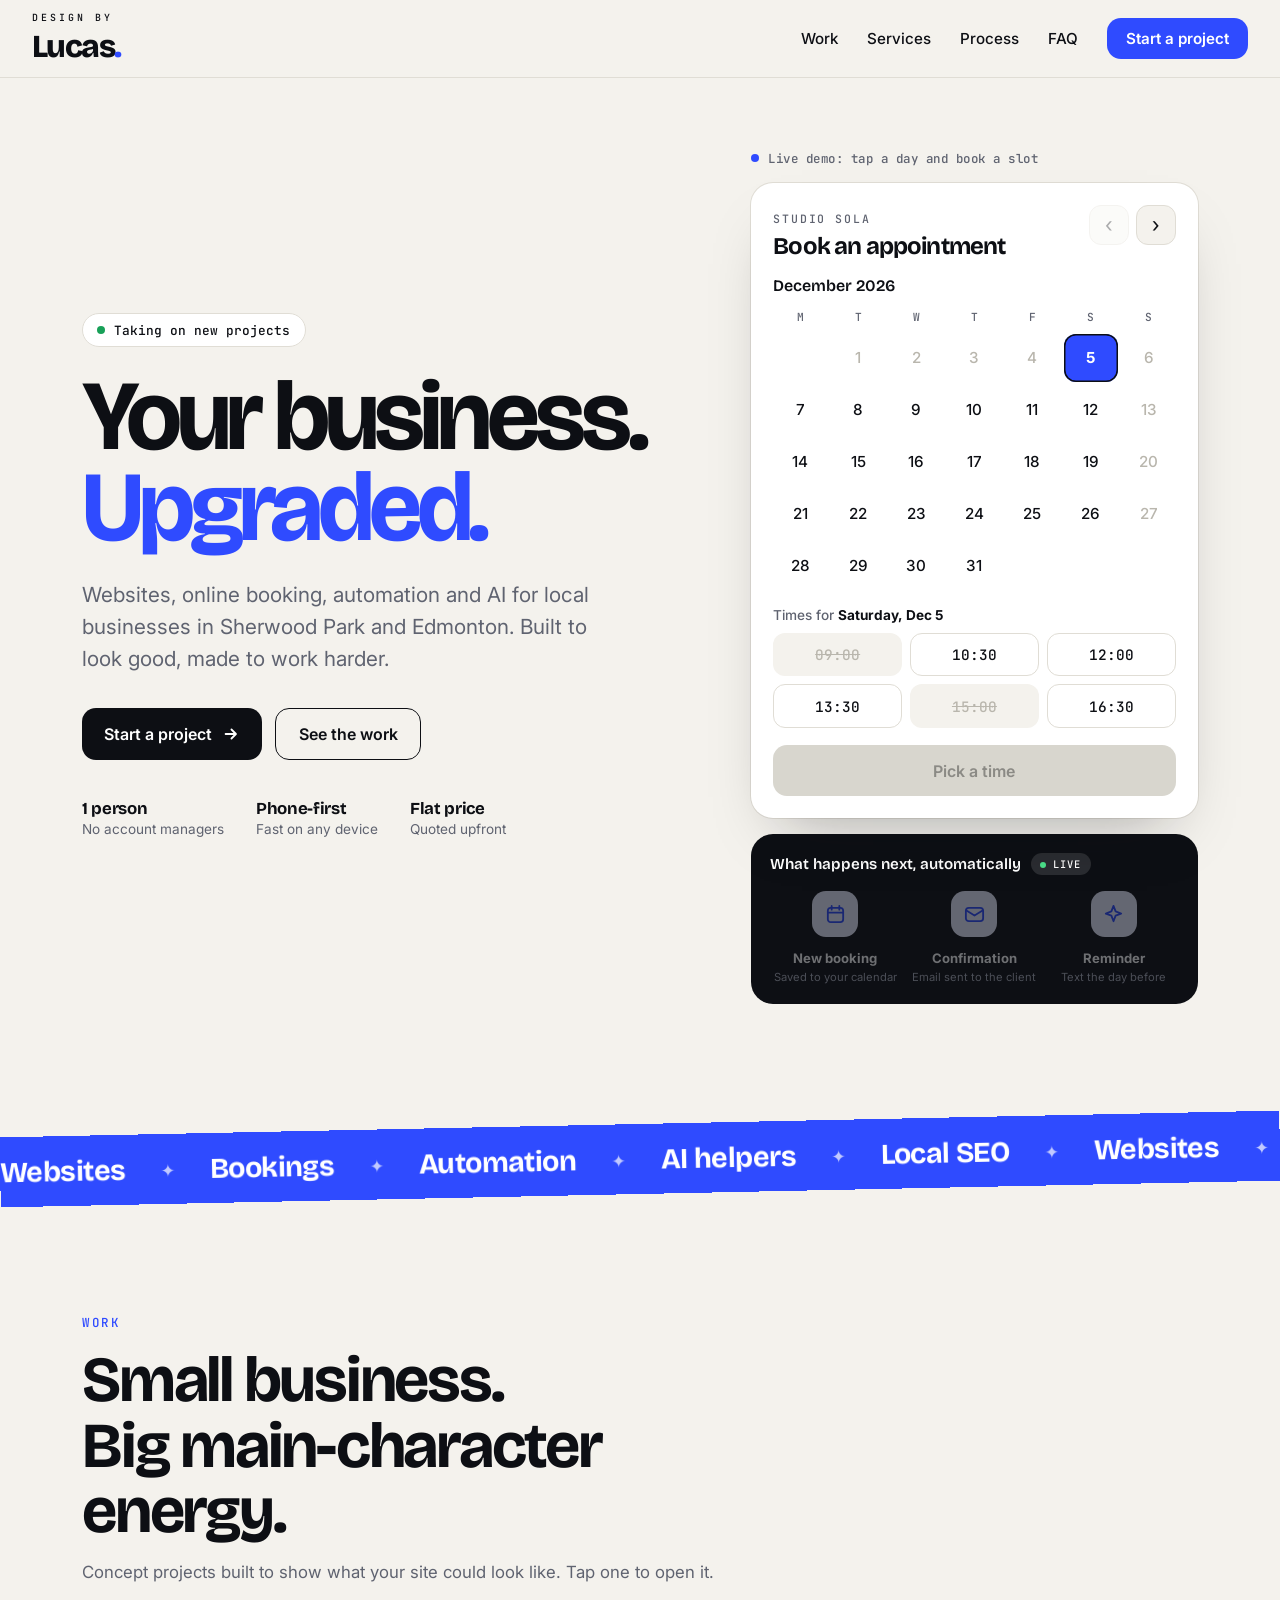
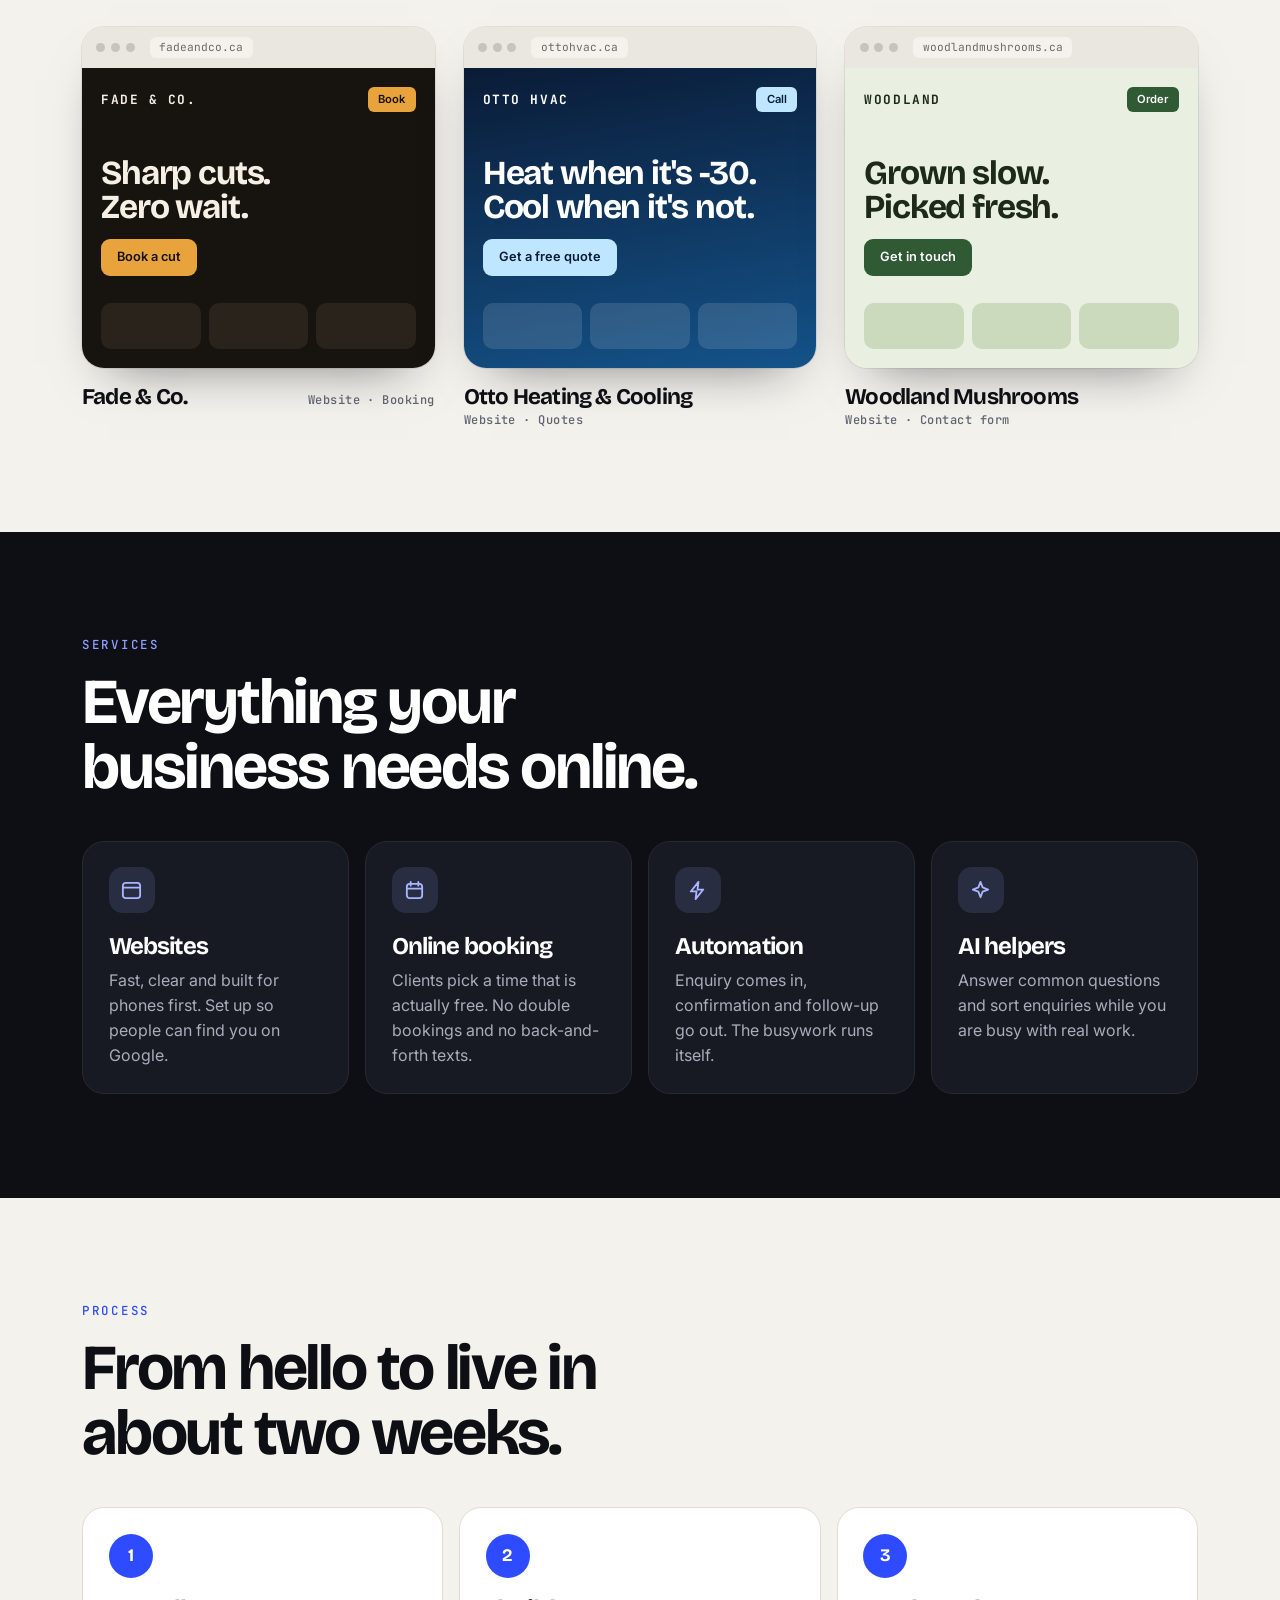
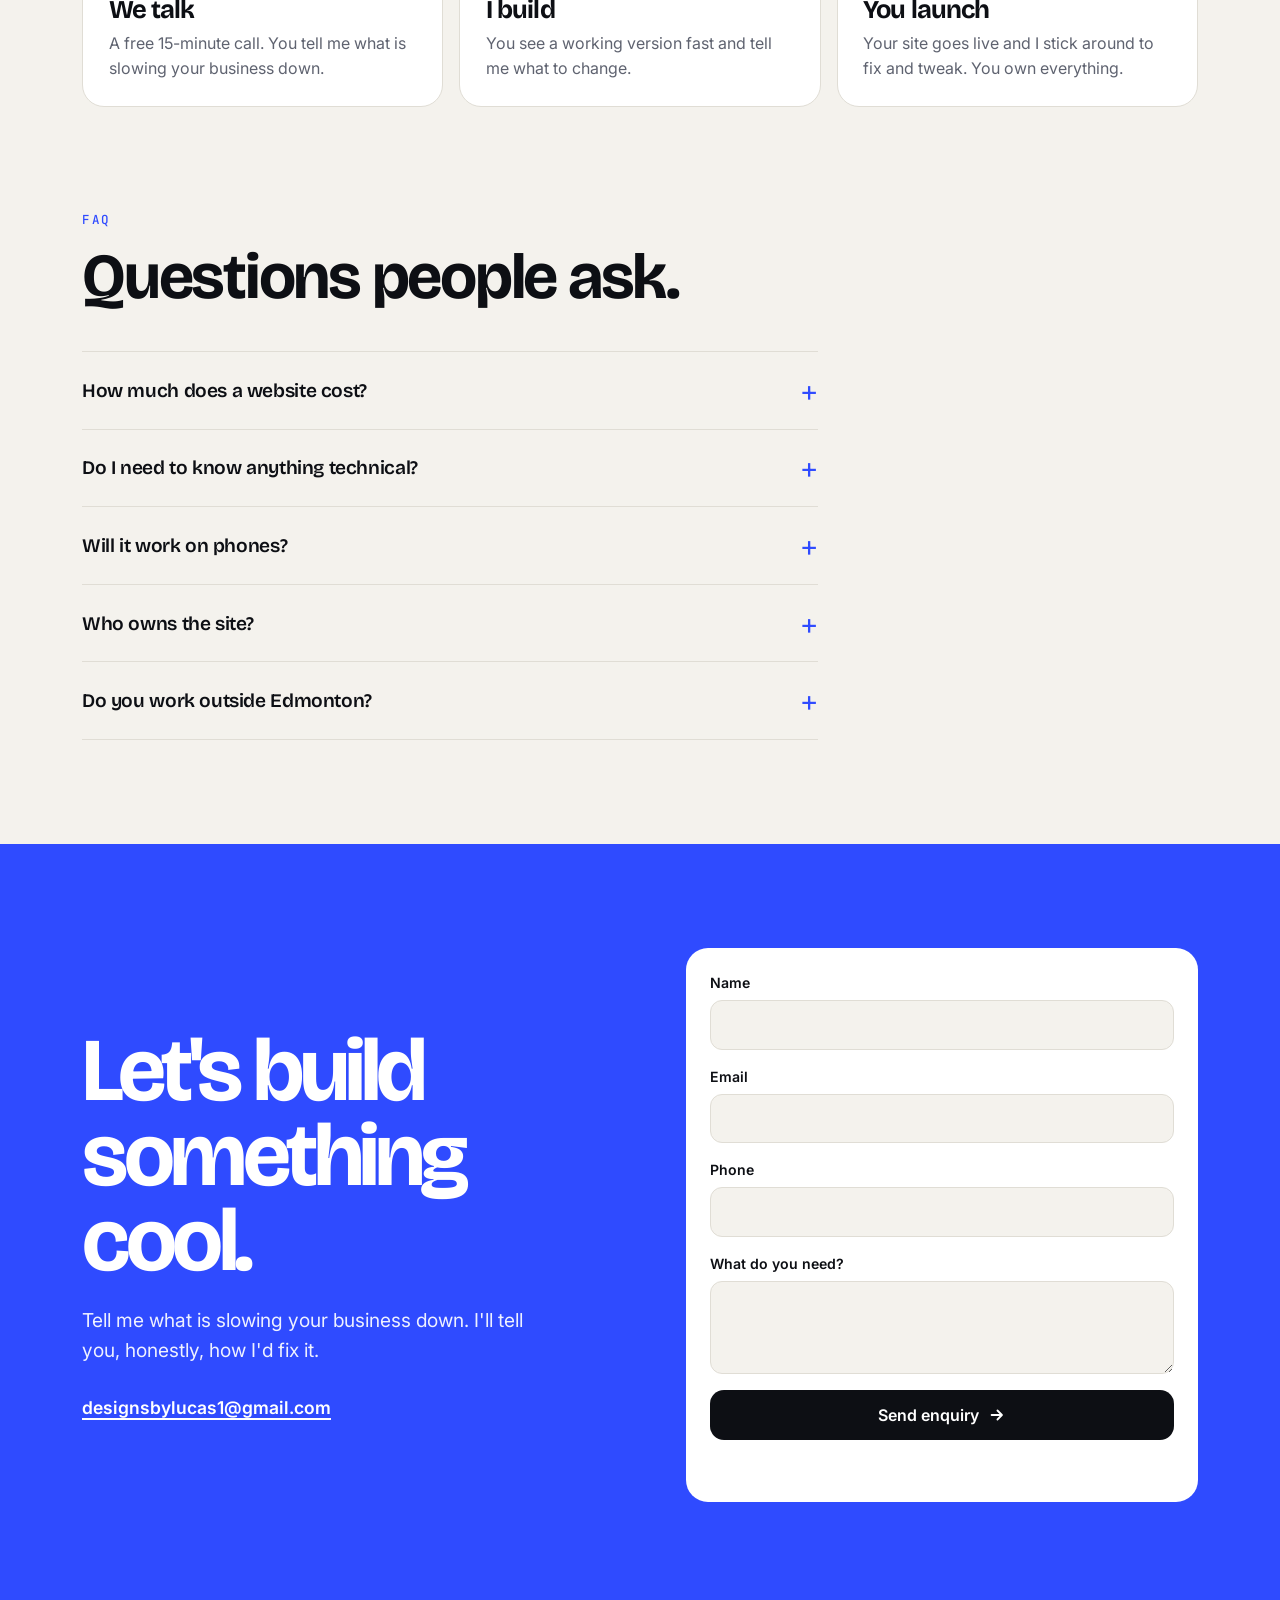
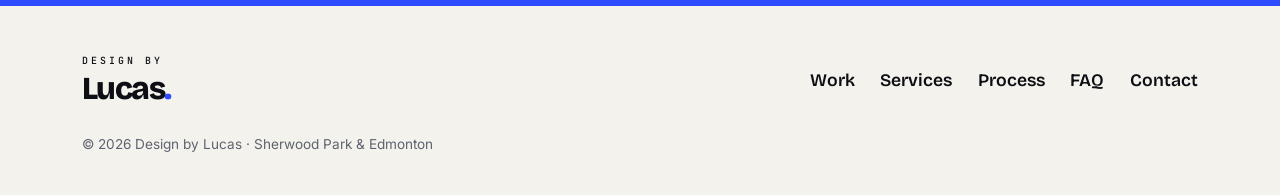
<file: lucas/index.html>
<!doctype html>
<html lang="en">
<head>
  <meta charset="utf-8">
  <meta name="viewport" content="width=device-width, initial-scale=1">
  <title>Design by Lucas | Websites, bookings, automation &amp; AI</title>
  <meta name="description" content="Websites, online booking and automation for small businesses in Sherwood Park and Edmonton. Built to look good, made to work harder.">
  <link rel="preconnect" href="https://fonts.googleapis.com">
  <link rel="preconnect" href="https://fonts.gstatic.com" crossorigin>
  <link href="https://fonts.googleapis.com/css2?family=Bricolage+Grotesque:opsz,wght@12..96,500..800&family=Inter:wght@400;500;600&family=JetBrains+Mono:wght@400;500&display=swap" rel="stylesheet">
  <link rel="stylesheet" href="style.css">
  <script src="script.js" defer></script>
</head>
<body>
  <div class="progress" aria-hidden="true"></div>

  <header class="site-header">
    <a class="logo" href="#top" aria-label="Design by Lucas, home"><span>Design by</span><b>Lucas</b></a>
    <button class="burger" aria-label="Open menu" aria-expanded="false" aria-controls="menu"><i></i><i></i></button>
    <nav id="menu" class="menu" aria-label="Main">
      <a href="#work">Work</a>
      <a href="#what">Services</a>
      <a href="#process">Process</a>
      <a href="#faq">FAQ</a>
      <a class="btn btn-acc menu-cta" href="#contact">Start a project</a>
    </nav>
  </header>

  <main id="top">
    <section class="hero wrap">
      <div class="hero-copy">
        <p class="chip"><i></i>Taking on new projects</p>
        <h1>Your business.<br><em>Upgraded.</em></h1>
        <p class="lead">Websites, online booking, automation and AI for local businesses in Sherwood Park and Edmonton. Built to look good, made to work harder.</p>
        <div class="actions">
          <a class="btn btn-ink" href="#contact">Start a project <svg viewBox="0 0 20 20" aria-hidden="true"><path d="M4 10h11M10.5 5l5 5-5 5"/></svg></a>
          <a class="btn btn-ghost" href="#work">See the work</a>
        </div>
        <ul class="proof">
          <li><b>1 person</b> No account managers</li>
          <li><b>Phone-first</b> Fast on any device</li>
          <li><b>Flat price</b> Quoted upfront</li>
        </ul>
      </div>

      <div class="demo">
        <p class="demo-hint"><span></span>Live demo: tap a day and book a slot</p>
        <div class="book" id="book">
          <div class="book-top">
            <div><small>Studio Sola</small><h2>Book an appointment</h2></div>
            <div class="nav-arrows">
              <button type="button" id="prev" aria-label="Previous month">‹</button>
              <button type="button" id="next" aria-label="Next month">›</button>
            </div>
          </div>
          <p class="month" id="month" aria-live="polite"></p>
          <div class="cal" id="cal" role="group" aria-label="Choose a day"></div>
          <p class="slots-label" id="slotsLabel"></p>
          <div class="slots" id="slots" role="group" aria-label="Choose a time"></div>
          <button class="btn btn-acc confirm" id="confirm" type="button" disabled>Pick a time</button>
          <div class="done" id="done" hidden>
            <div class="tick"><svg viewBox="0 0 24 24" aria-hidden="true"><path d="M5 12.5l4.5 4.5L19 7.5"/></svg></div>
            <h3>You're booked</h3>
            <p id="doneText"></p>
            <button class="again" type="button" id="again">Book another</button>
          </div>
        </div>

        <div class="flow" id="flow">
          <p class="flow-title">What happens next, automatically <span class="live"><i></i>Live</span></p>
          <ol>
            <li data-step="0"><span class="ico"><svg viewBox="0 0 24 24" aria-hidden="true"><rect x="4" y="5" width="16" height="15" rx="3"/><path d="M8 3v4M16 3v4M4 10h16"/></svg></span><b>New booking</b><small>Saved to your calendar</small></li>
            <li data-step="1"><span class="ico"><svg viewBox="0 0 24 24" aria-hidden="true"><rect x="3" y="5" width="18" height="14" rx="3"/><path d="M4 8l8 5 8-5"/></svg></span><b>Confirmation</b><small>Email sent to the client</small></li>
            <li data-step="2"><span class="ico"><svg viewBox="0 0 24 24" aria-hidden="true"><path d="M12 3l2.2 5.8L20 11l-5.8 2.2L12 19l-2.2-5.8L4 11l5.8-2.2z"/></svg></span><b>Reminder</b><small>Text the day before</small></li>
          </ol>
        </div>
      </div>
    </section>

    <div class="marquee" aria-hidden="true">
      <div><span>Websites</span><span>Bookings</span><span>Automation</span><span>AI helpers</span><span>Local SEO</span><span>Websites</span><span>Bookings</span><span>Automation</span><span>AI helpers</span><span>Local SEO</span></div>
    </div>

    <section class="work wrap" id="work">
      <div class="head">
        <p class="label">Work</p>
        <h2>Small business.<br>Big main-character energy.</h2>
        <p class="note">Concept projects built to show what your site could look like. Tap one to open it.</p>
      </div>

      <div class="grid3">
        <a class="proj" href="../samples/barbershop/index.html">
          <div class="frame f-barber">
            <div class="bar"><i></i><i></i><i></i><span>fadeandco.ca</span></div>
            <div class="scr"><div class="mini-nav"><b>FADE &amp; CO.</b><span>Book</span></div><h3>Sharp cuts.<br>Zero wait.</h3><span class="mini-btn">Book a cut</span><div class="mini-row"><i></i><i></i><i></i></div></div>
          </div>
          <div class="meta"><h3>Fade &amp; Co.</h3><span class="tags">Website · Booking</span></div>
        </a>
        <a class="proj" href="../samples/hvac/index.html">
          <div class="frame f-hvac">
            <div class="bar"><i></i><i></i><i></i><span>ottohvac.ca</span></div>
            <div class="scr"><div class="mini-nav"><b>OTTO HVAC</b><span>Call</span></div><h3>Heat when it's -30.<br>Cool when it's not.</h3><span class="mini-btn">Get a free quote</span><div class="mini-row"><i></i><i></i><i></i></div></div>
          </div>
          <div class="meta"><h3>Otto Heating &amp; Cooling</h3><span class="tags">Website · Quotes</span></div>
        </a>
        <a class="proj" href="../woodland-mushrooms/index.html">
          <div class="frame f-wood">
            <div class="bar"><i></i><i></i><i></i><span>woodlandmushrooms.ca</span></div>
            <div class="scr"><div class="mini-nav"><b>WOODLAND</b><span>Order</span></div><h3>Grown slow.<br>Picked fresh.</h3><span class="mini-btn">Get in touch</span><div class="mini-row"><i></i><i></i><i></i></div></div>
          </div>
          <div class="meta"><h3>Woodland Mushrooms</h3><span class="tags">Website · Contact form</span></div>
        </a>
      </div>
    </section>

    <section class="what" id="what">
      <div class="wrap">
        <div class="head">
          <p class="label">Services</p>
          <h2>Everything your business needs online.</h2>
        </div>
        <div class="grid4">
          <article class="svc">
            <span class="ico"><svg viewBox="0 0 24 24" aria-hidden="true"><rect x="3" y="4" width="18" height="16" rx="3"/><path d="M3 9h18"/></svg></span>
            <h3>Websites</h3>
            <p>Fast, clear and built for phones first. Set up so people can find you on Google.</p>
          </article>
          <article class="svc">
            <span class="ico"><svg viewBox="0 0 24 24" aria-hidden="true"><rect x="4" y="5" width="16" height="15" rx="3"/><path d="M8 3v4M16 3v4M4 10h16"/></svg></span>
            <h3>Online booking</h3>
            <p>Clients pick a time that is actually free. No double bookings and no back-and-forth texts.</p>
          </article>
          <article class="svc">
            <span class="ico"><svg viewBox="0 0 24 24" aria-hidden="true"><path d="M13 3L5 13h6l-1 8 8-10h-6z"/></svg></span>
            <h3>Automation</h3>
            <p>Enquiry comes in, confirmation and follow-up go out. The busywork runs itself.</p>
          </article>
          <article class="svc">
            <span class="ico"><svg viewBox="0 0 24 24" aria-hidden="true"><path d="M12 3l2.2 5.8L20 11l-5.8 2.2L12 19l-2.2-5.8L4 11l5.8-2.2z"/></svg></span>
            <h3>AI helpers</h3>
            <p>Answer common questions and sort enquiries while you are busy with real work.</p>
          </article>
        </div>
      </div>
    </section>

    <section class="process wrap" id="process">
      <div class="head">
        <p class="label">Process</p>
        <h2>From hello to live in about two weeks.</h2>
      </div>
      <ol class="steps">
        <li><span>1</span><h3>We talk</h3><p>A free 15-minute call. You tell me what is slowing your business down.</p></li>
        <li><span>2</span><h3>I build</h3><p>You see a working version fast and tell me what to change.</p></li>
        <li><span>3</span><h3>You launch</h3><p>Your site goes live and I stick around to fix and tweak. You own everything.</p></li>
      </ol>
    </section>

    <section class="faq wrap" id="faq">
      <div class="head">
        <p class="label">FAQ</p>
        <h2>Questions people ask.</h2>
      </div>
      <div class="qa">
        <details><summary>How much does a website cost?</summary><p>Every project is quoted as a flat price after our first call, so there are no surprise invoices. Tell me what you need and I'll send a number.</p></details>
        <details><summary>Do I need to know anything technical?</summary><p>No. I handle the build, hosting setup and launch. You just tell me about your business.</p></details>
        <details><summary>Will it work on phones?</summary><p>Yes. Most customers look on their phone, so every site is designed for phones first.</p></details>
        <details><summary>Who owns the site?</summary><p>You do. If you ever want to move on, everything goes with you.</p></details>
        <details><summary>Do you work outside Edmonton?</summary><p>Mostly Sherwood Park and Edmonton, but calls and email work from anywhere, so ask.</p></details>
      </div>
    </section>

    <section class="cta" id="contact">
      <div class="wrap cta-in">
        <div>
          <h2>Let's build something cool.</h2>
          <p>Tell me what is slowing your business down. I'll tell you, honestly, how I'd fix it.</p>
          <p class="direct"><a href="mailto:designsbylucas1@gmail.com">designsbylucas1@gmail.com</a></p>
        </div>
        <form class="form" novalidate action="https://api.web3forms.com/submit" method="post">
          <input type="hidden" name="access_key" value="d33f40a4-aea6-4092-a17c-defc3d2beab8">
          <input type="hidden" name="subject" value="New enquiry from Design by Lucas">
          <input type="checkbox" name="botcheck" class="hp" tabindex="-1" autocomplete="off">
          <label for="f-name">Name<input id="f-name" name="name" autocomplete="name"></label>
          <label for="f-email">Email<input id="f-email" type="email" name="email" autocomplete="email"></label>
          <label for="f-phone">Phone<input id="f-phone" type="tel" name="phone" autocomplete="tel"></label>
          <label for="f-msg">What do you need?<textarea id="f-msg" name="message" rows="3"></textarea></label>
          <button class="btn btn-ink" type="submit">Send enquiry <svg viewBox="0 0 20 20" aria-hidden="true"><path d="M4 10h11M10.5 5l5 5-5 5"/></svg></button>
          <p class="status" role="status" aria-live="polite"></p>
        </form>
      </div>
    </section>
  </main>

  <footer class="foot">
    <div class="wrap foot-in">
      <a class="logo" href="#top"><span>Design by</span><b>Lucas</b></a>
      <nav aria-label="Footer"><a href="#work">Work</a><a href="#what">Services</a><a href="#process">Process</a><a href="#faq">FAQ</a><a href="#contact">Contact</a></nav>
      <p>© 2026 Design by Lucas · Sherwood Park &amp; Edmonton</p>
    </div>
  </footer>
</body>
</html>
</file>
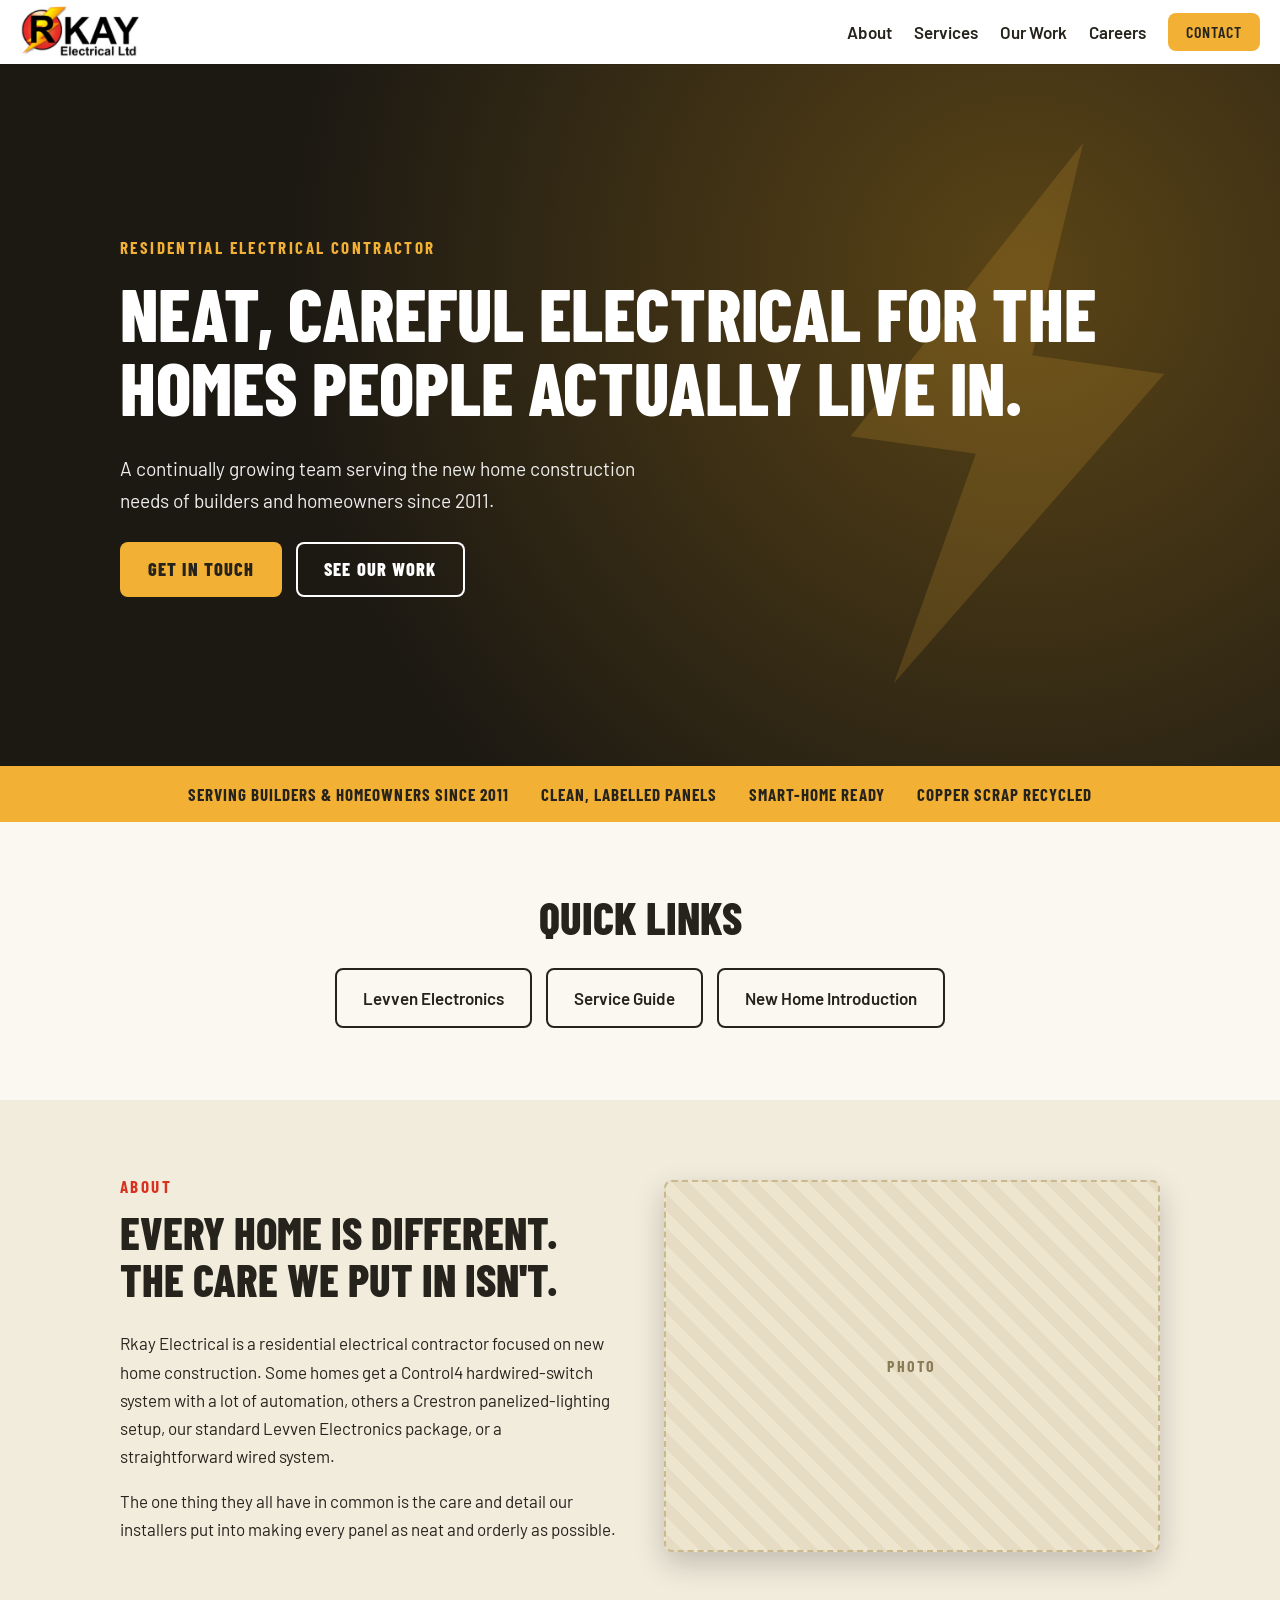
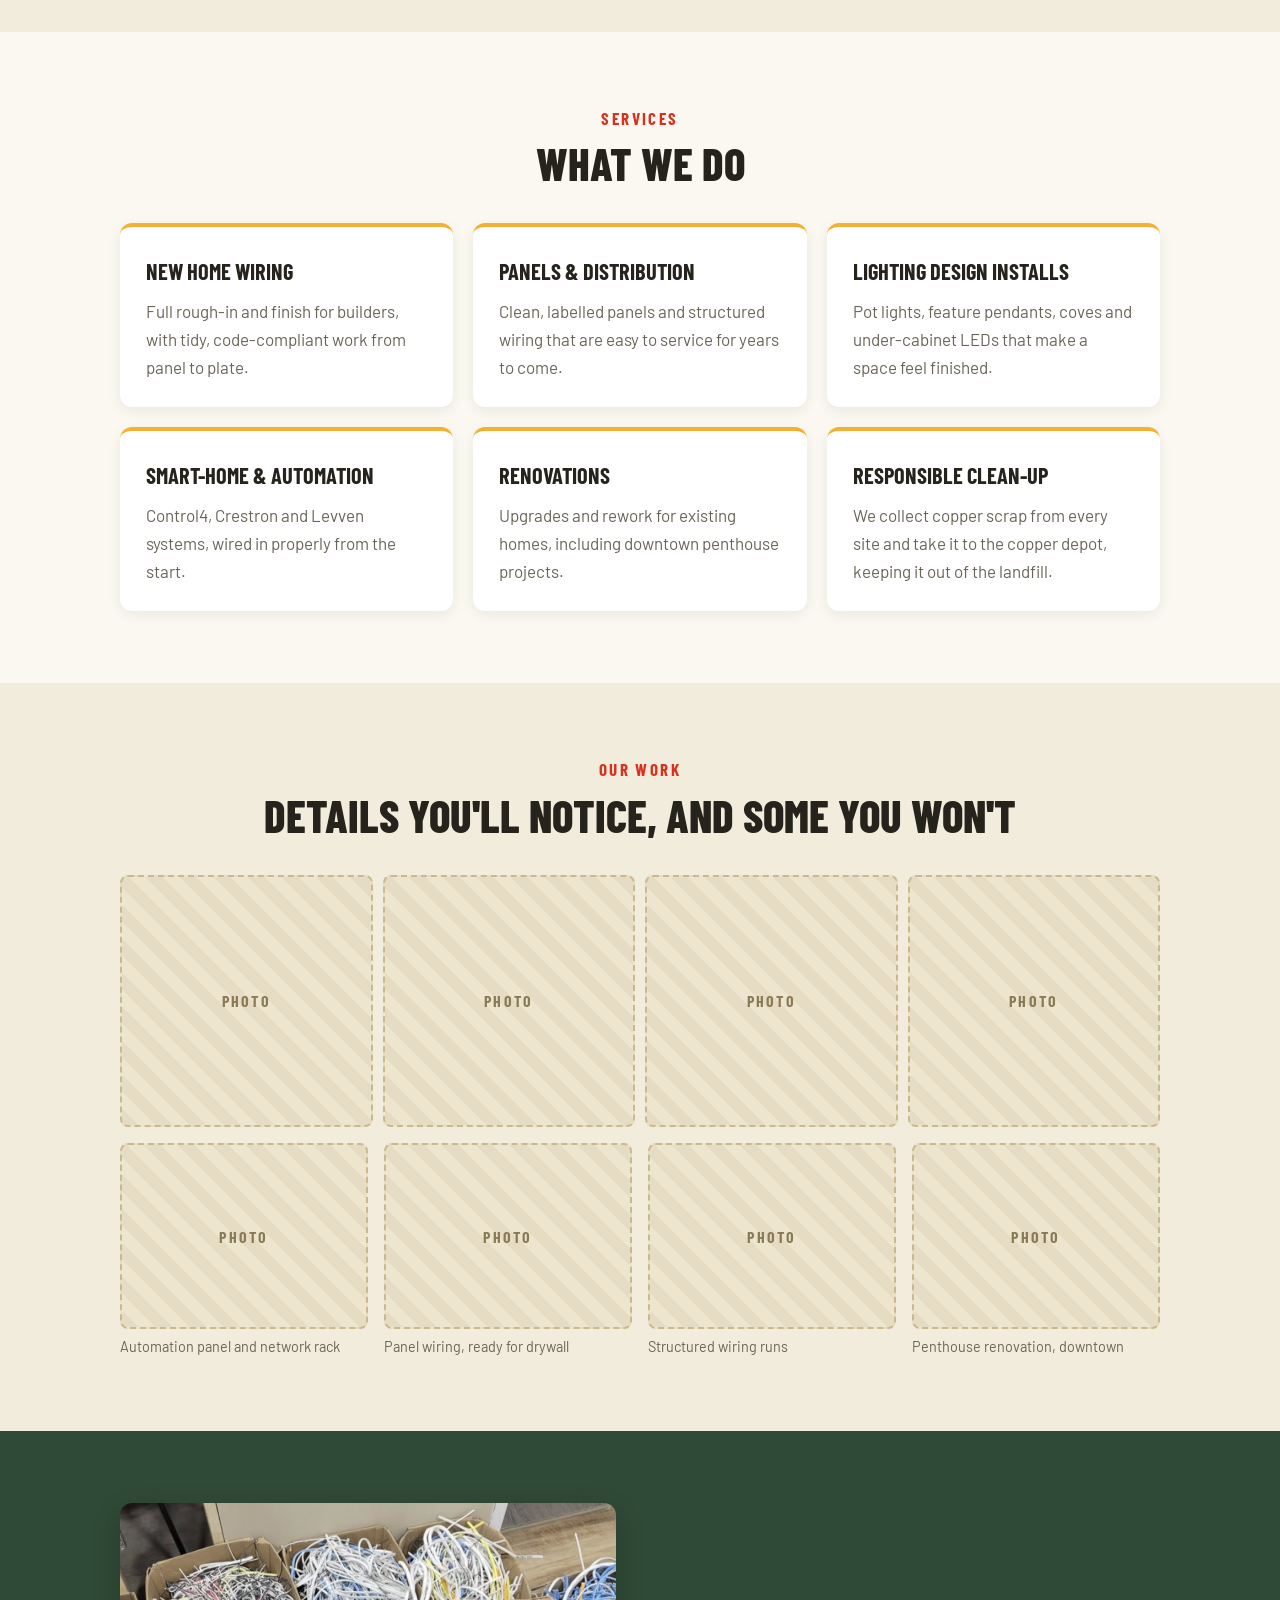
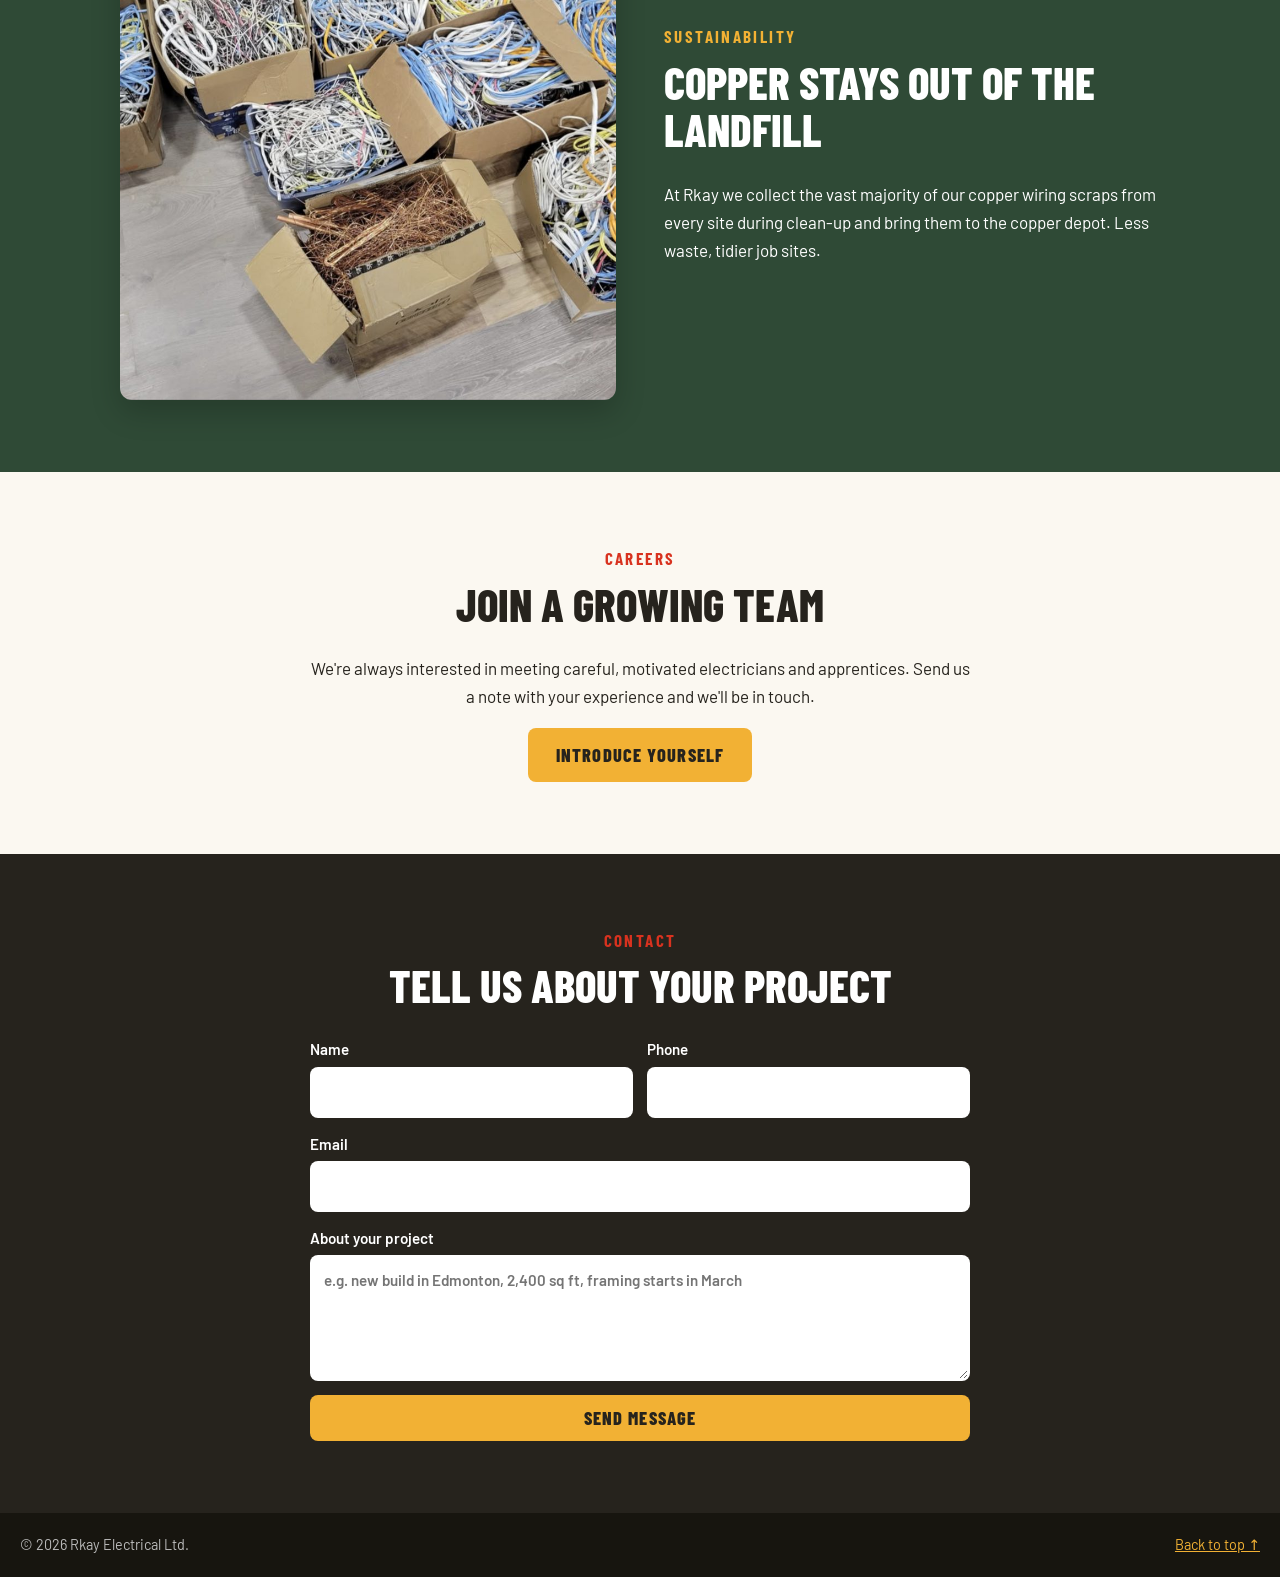
<file: rkay-electrical/index.html>
<!doctype html>
<html lang="en">
<head>
<meta charset="utf-8">
<meta name="viewport" content="width=device-width, initial-scale=1">
<title>Rkay Electrical Ltd | Residential Electrical Contractor, Edmonton</title>
<meta name="description" content="Rkay Electrical Ltd is a residential electrical contractor serving new home builders and homeowners since 2011. Clean panels, structured wiring, lighting and smart-home installs.">
<link rel="preconnect" href="https://fonts.googleapis.com">
<link rel="preconnect" href="https://fonts.gstatic.com" crossorigin>
<link href="https://fonts.googleapis.com/css2?family=Barlow+Condensed:wght@600;700;800&family=Barlow:wght@400;500;600&display=swap" rel="stylesheet">
<link rel="stylesheet" href="style.css">
</head>
<body>

<header class="nav" id="top">
  <a class="logo" href="#top" aria-label="Rkay Electrical home"><img src="img/logo.png" alt="Rkay Electrical Ltd" width="150" height="64"></a>
  <button class="burger" aria-label="Menu" aria-expanded="false"><span></span><span></span><span></span></button>
  <nav class="links" id="menu">
    <a href="#about">About</a>
    <a href="#services">Services</a>
    <a href="#work">Our Work</a>
    <a href="#careers">Careers</a>
    <a class="btn btn-sm" href="#contact">Contact</a>
  </nav>
</header>

<main>
  <section class="hero">
    <svg class="bolt" viewBox="0 0 100 160" aria-hidden="true"><path d="M62 0 8 92h36L30 160 94 62H56z" fill="currentColor"/></svg>
    <div class="hero-in">
      <p class="eyebrow">Residential electrical contractor</p>
      <h1>Neat, careful electrical for the homes people actually live in.</h1>
      <p class="lede">A continually growing team serving the new home construction needs of builders and homeowners since 2011.</p>
      <div class="cta">
        <a class="btn" href="#contact">Get in touch</a>
        <a class="btn btn-ghost" href="#work">See our work</a>
      </div>
    </div>
  </section>

  <ul class="strip">
    <li>Serving builders &amp; homeowners since 2011</li>
    <li>Clean, labelled panels</li>
    <li>Smart-home ready</li>
    <li>Copper scrap recycled</li>
  </ul>

  <section class="sec" id="quick">
    <div class="wrap quick">
      <h2>Quick links</h2>
      <div class="qlinks">
        <a class="qcard" href="#" data-todo="Levven link">Levven Electronics</a>
        <a class="qcard" href="#" data-todo="Service guide link">Service Guide</a>
        <a class="qcard" href="#" data-todo="New home introduction link">New Home Introduction</a>
      </div>
    </div>
  </section>

  <section class="sec alt" id="about">
    <div class="wrap two">
      <div>
        <p class="eyebrow">About</p>
        <h2>Every home is different. The care we put in isn't.</h2>
        <p>Rkay Electrical is a residential electrical contractor focused on new home construction. Some homes get a Control4 hardwired-switch system with a lot of automation, others a Crestron panelized-lighting setup, our standard Levven Electronics package, or a straightforward wired system.</p>
        <p>The one thing they all have in common is the care and detail our installers put into making every panel as neat and orderly as possible.</p>
      </div>
      <div class="ph shot" role="img" aria-label="Two finished electrical panels with neatly bundled yellow and blue wiring"><span>Photo</span></div>
    </div>
  </section>

  <section class="sec" id="services">
    <div class="wrap">
      <p class="eyebrow center">Services</p>
      <h2 class="center">What we do</h2>
      <div class="cards">
        <article class="card"><h3>New home wiring</h3><p>Full rough-in and finish for builders, with tidy, code-compliant work from panel to plate.</p></article>
        <article class="card"><h3>Panels &amp; distribution</h3><p>Clean, labelled panels and structured wiring that are easy to service for years to come.</p></article>
        <article class="card"><h3>Lighting design installs</h3><p>Pot lights, feature pendants, coves and under-cabinet LEDs that make a space feel finished.</p></article>
        <article class="card"><h3>Smart-home &amp; automation</h3><p>Control4, Crestron and Levven systems, wired in properly from the start.</p></article>
        <article class="card"><h3>Renovations</h3><p>Upgrades and rework for existing homes, including downtown penthouse projects.</p></article>
        <article class="card"><h3>Responsible clean-up</h3><p>We collect copper scrap from every site and take it to the copper depot, keeping it out of the landfill.</p></article>
      </div>
    </div>
  </section>

  <section class="sec alt" id="work">
    <div class="wrap">
      <p class="eyebrow center">Our work</p>
      <h2 class="center">Details you'll notice, and some you won't</h2>
      <div class="gal">
        <div class="ph" role="img" aria-label="Slatted ceiling with warm cove lighting and a modern chandelier"><span>Photo</span></div>
        <div class="ph" role="img" aria-label="Ring pendant light fixtures"><span>Photo</span></div>
        <div class="ph" role="img" aria-label="Kitchen with recessed lighting"><span>Photo</span></div>
        <div class="ph" role="img" aria-label="Built-in shelving with lighting"><span>Photo</span></div>
      </div>
      <div class="feat">
        <figure><div class="ph" role="img" aria-label="Panel with automation controller and network rack"><span>Photo</span></div><figcaption>Automation panel and network rack</figcaption></figure>
        <figure><div class="ph" role="img" aria-label="Panel with neatly routed wiring in an unfinished wall"><span>Photo</span></div><figcaption>Panel wiring, ready for drywall</figcaption></figure>
        <figure><div class="ph" role="img" aria-label="Second panel with blue network cables routed in a neat bundle"><span>Photo</span></div><figcaption>Structured wiring runs</figcaption></figure>
        <figure><div class="ph" role="img" aria-label="View over the river valley from a downtown penthouse balcony"><span>Photo</span></div><figcaption>Penthouse renovation, downtown</figcaption></figure>
      </div>
    </div>
  </section>

  <section class="sec green" id="recycle">
    <div class="wrap two rev">
      <img class="shot" src="img/copper.jpg" alt="Boxes of sorted copper and network wiring scraps" loading="lazy">
      <div>
        <p class="eyebrow">Sustainability</p>
        <h2>Copper stays out of the landfill</h2>
        <p>At Rkay we collect the vast majority of our copper wiring scraps from every site during clean-up and bring them to the copper depot. Less waste, tidier job sites.</p>
      </div>
    </div>
  </section>

  <section class="sec" id="careers">
    <div class="wrap narrow center">
      <p class="eyebrow">Careers</p>
      <h2>Join a growing team</h2>
      <p>We're always interested in meeting careful, motivated electricians and apprentices. Send us a note with your experience and we'll be in touch.</p>
      <a class="btn" href="#contact">Introduce yourself</a>
    </div>
  </section>

  <section class="sec dark" id="contact">
    <div class="wrap narrow">
      <p class="eyebrow center">Contact</p>
      <h2 class="center">Tell us about your project</h2>
      <!-- TODO: get a free access key at web3forms.com (use the client's email) and paste it below -->
      <form class="form" id="contact-form" action="https://api.web3forms.com/submit" method="POST" novalidate>
        <input type="hidden" name="access_key" value="YOUR_WEB3FORMS_ACCESS_KEY">
        <input type="hidden" name="subject" value="New inquiry from rkayelectrical.com">
        <input type="checkbox" name="botcheck" class="hp" tabindex="-1" autocomplete="off" aria-hidden="true">
        <div class="row">
          <label>Name<input name="name" autocomplete="name" required></label>
          <label>Phone<input name="phone" type="tel" autocomplete="tel"></label>
        </div>
        <label>Email<input name="email" type="email" autocomplete="email"></label>
        <label>About your project<textarea name="message" rows="4" placeholder="e.g. new build in Edmonton, 2,400 sq ft, framing starts in March"></textarea></label>
        <button class="btn" type="submit">Send message</button>
      </form>
    </div>
  </section>
</main>

<footer>
  <span>© <span id="yr"></span> Rkay Electrical Ltd.</span>
  <span><a href="#top">Back to top ↑</a></span>
</footer>

<script src="script.js"></script>
</body>
</html>
</file>
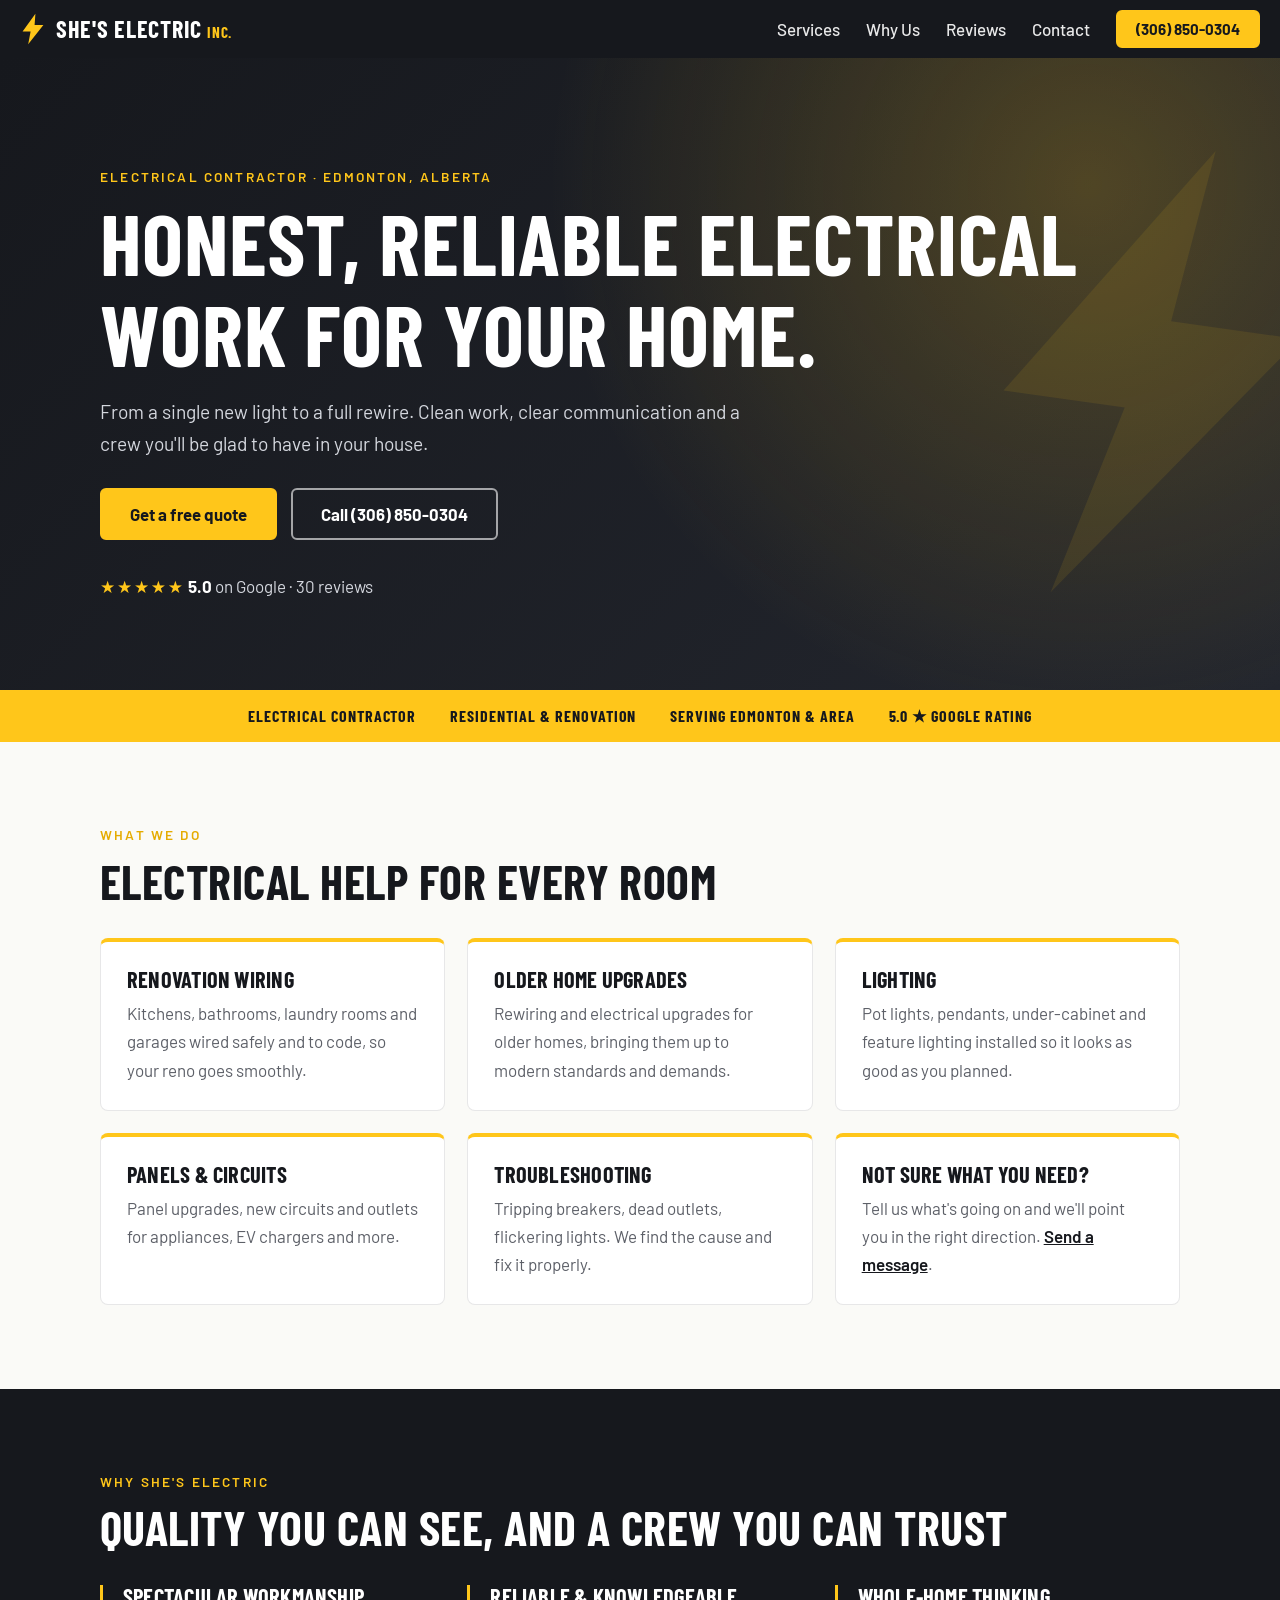
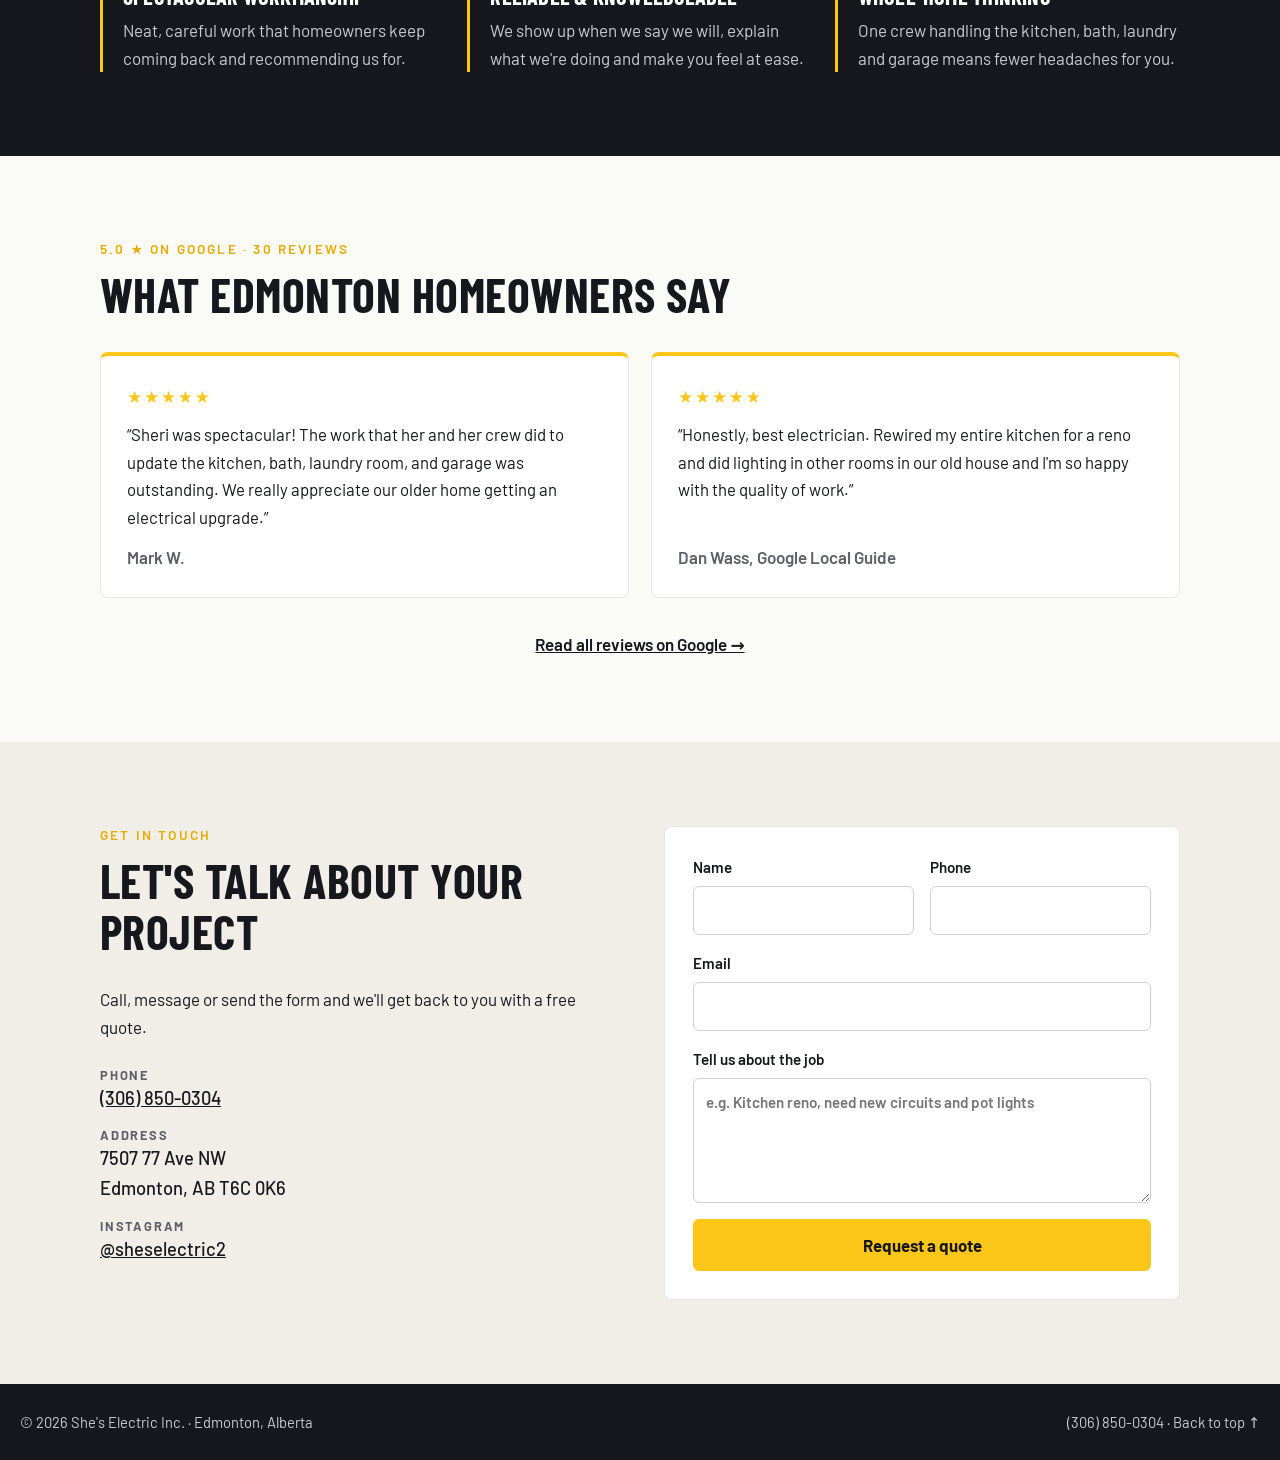
<file: shes-electric/index.html>
<!doctype html>
<html lang="en">
<head>
<meta charset="utf-8">
<meta name="viewport" content="width=device-width, initial-scale=1">
<title>She's Electric Inc. | Electrician in Edmonton, Alberta</title>
<meta name="description" content="She's Electric Inc. is a 5-star rated electrical contractor in Edmonton, Alberta. Renovation wiring, lighting, panel and older-home electrical upgrades. Call (306) 850-0304.">
<link rel="preconnect" href="https://fonts.googleapis.com">
<link rel="preconnect" href="https://fonts.gstatic.com" crossorigin>
<link href="https://fonts.googleapis.com/css2?family=Barlow+Condensed:wght@600;700&family=Barlow:wght@400;500;600&display=swap" rel="stylesheet">
<link rel="stylesheet" href="style.css">
</head>
<body>

<header class="nav" id="top">
  <a class="logo" href="#top" aria-label="She's Electric Inc. home">
    <svg viewBox="0 0 32 40" width="26" height="32" aria-hidden="true"><path d="M19 1 3 23h10l-3 16L29 15H18z" fill="currentColor"/></svg>
    <span>She's Electric<small>Inc.</small></span>
  </a>
  <button class="burger" aria-label="Menu" aria-expanded="false"><span></span><span></span><span></span></button>
  <nav class="links" id="menu">
    <a href="#services">Services</a>
    <a href="#why">Why Us</a>
    <a href="#reviews">Reviews</a>
    <a href="#contact">Contact</a>
    <a class="btn btn-sm" href="tel:+13068500304">(306) 850-0304</a>
  </nav>
</header>

<main>
  <section class="hero">
    <div class="wrap hero-in">
      <p class="eyebrow">Electrical contractor · Edmonton, Alberta</p>
      <h1>Honest, reliable electrical work for your home.</h1>
      <p class="lede">From a single new light to a full rewire. Clean work, clear communication and a crew you'll be glad to have in your house.</p>
      <div class="cta">
        <a class="btn" href="#contact">Get a free quote</a>
        <a class="btn btn-ghost" href="tel:+13068500304">Call (306) 850-0304</a>
      </div>
      <p class="rating"><span class="stars" aria-hidden="true">★★★★★</span> <b>5.0</b> on Google · 30 reviews</p>
    </div>
  </section>

  <ul class="strip">
    <li>Electrical contractor</li>
    <li>Residential &amp; renovation</li>
    <li>Serving Edmonton &amp; area</li>
    <li>5.0 ★ Google rating</li>
  </ul>

  <section class="sec" id="services">
    <div class="wrap">
      <p class="eyebrow">What we do</p>
      <h2>Electrical help for every room</h2>
      <div class="grid">
        <article class="card"><h3>Renovation wiring</h3><p>Kitchens, bathrooms, laundry rooms and garages wired safely and to code, so your reno goes smoothly.</p></article>
        <article class="card"><h3>Older home upgrades</h3><p>Rewiring and electrical upgrades for older homes, bringing them up to modern standards and demands.</p></article>
        <article class="card"><h3>Lighting</h3><p>Pot lights, pendants, under-cabinet and feature lighting installed so it looks as good as you planned.</p></article>
        <article class="card"><h3>Panels &amp; circuits</h3><p>Panel upgrades, new circuits and outlets for appliances, EV chargers and more.</p></article>
        <article class="card"><h3>Troubleshooting</h3><p>Tripping breakers, dead outlets, flickering lights. We find the cause and fix it properly.</p></article>
        <article class="card"><h3>Not sure what you need?</h3><p>Tell us what's going on and we'll point you in the right direction. <a href="#contact">Send a message</a>.</p></article>
      </div>
    </div>
  </section>

  <section class="sec dark" id="why">
    <div class="wrap">
      <p class="eyebrow">Why She's Electric</p>
      <h2>Quality you can see, and a crew you can trust</h2>
      <div class="grid three">
        <div><h3>Spectacular workmanship</h3><p>Neat, careful work that homeowners keep coming back and recommending us for.</p></div>
        <div><h3>Reliable &amp; knowledgeable</h3><p>We show up when we say we will, explain what we're doing and make you feel at ease.</p></div>
        <div><h3>Whole-home thinking</h3><p>One crew handling the kitchen, bath, laundry and garage means fewer headaches for you.</p></div>
      </div>
    </div>
  </section>

  <section class="sec" id="reviews">
    <div class="wrap">
      <p class="eyebrow">5.0 ★ on Google · 30 reviews</p>
      <h2>What Edmonton homeowners say</h2>
      <div class="grid">
        <blockquote class="card quote"><span class="stars" aria-label="5 stars">★★★★★</span><p>“Sheri was spectacular! The work that her and her crew did to update the kitchen, bath, laundry room, and garage was outstanding. We really appreciate our older home getting an electrical upgrade.”</p><cite>Mark W.</cite></blockquote>
        <blockquote class="card quote"><span class="stars" aria-label="5 stars">★★★★★</span><p>“Honestly, best electrician. Rewired my entire kitchen for a reno and did lighting in other rooms in our old house and I'm so happy with the quality of work.”</p><cite>Dan Wass, Google Local Guide</cite></blockquote>
      </div>
      <p class="center"><a class="link" href="https://www.google.com/search?q=she%27s+electric+inc+edmonton" target="_blank" rel="noopener">Read all reviews on Google →</a></p>
    </div>
  </section>

  <section class="sec tint contact" id="contact">
    <div class="wrap two">
      <div>
        <p class="eyebrow">Get in touch</p>
        <h2>Let's talk about your project</h2>
        <p>Call, message or send the form and we'll get back to you with a free quote.</p>
        <ul class="info">
          <li><b>Phone</b><a href="tel:+13068500304">(306) 850-0304</a></li>
          <li><b>Address</b><span>7507 77 Ave NW<br>Edmonton, AB T6C 0K6</span></li>
          <li><b>Instagram</b><a href="https://instagram.com/sheselectric2" target="_blank" rel="noopener">@sheselectric2</a></li>
        </ul>
      </div>
      <!-- TODO: get a free access key at web3forms.com (use her email) and paste it below -->
      <form class="form" id="contact-form" action="https://api.web3forms.com/submit" method="POST" novalidate>
        <input type="hidden" name="access_key" value="YOUR_WEB3FORMS_ACCESS_KEY">
        <input type="hidden" name="subject" value="New quote request from She's Electric website">
        <input type="checkbox" name="botcheck" class="hp" tabindex="-1" autocomplete="off" aria-hidden="true">
        <div class="row">
          <label>Name<input name="name" autocomplete="name" required></label>
          <label>Phone<input name="phone" type="tel" autocomplete="tel"></label>
        </div>
        <label>Email<input name="email" type="email" autocomplete="email"></label>
        <label>Tell us about the job<textarea name="message" rows="4" placeholder="e.g. Kitchen reno, need new circuits and pot lights"></textarea></label>
        <button class="btn" type="submit">Request a quote</button>
      </form>
    </div>
  </section>
</main>

<footer>
  <span>© <span id="yr"></span> She's Electric Inc. · Edmonton, Alberta</span>
  <span><a href="tel:+13068500304">(306) 850-0304</a> · <a href="#top">Back to top ↑</a></span>
</footer>

<script src="script.js"></script>
</body>
</html>
</file>
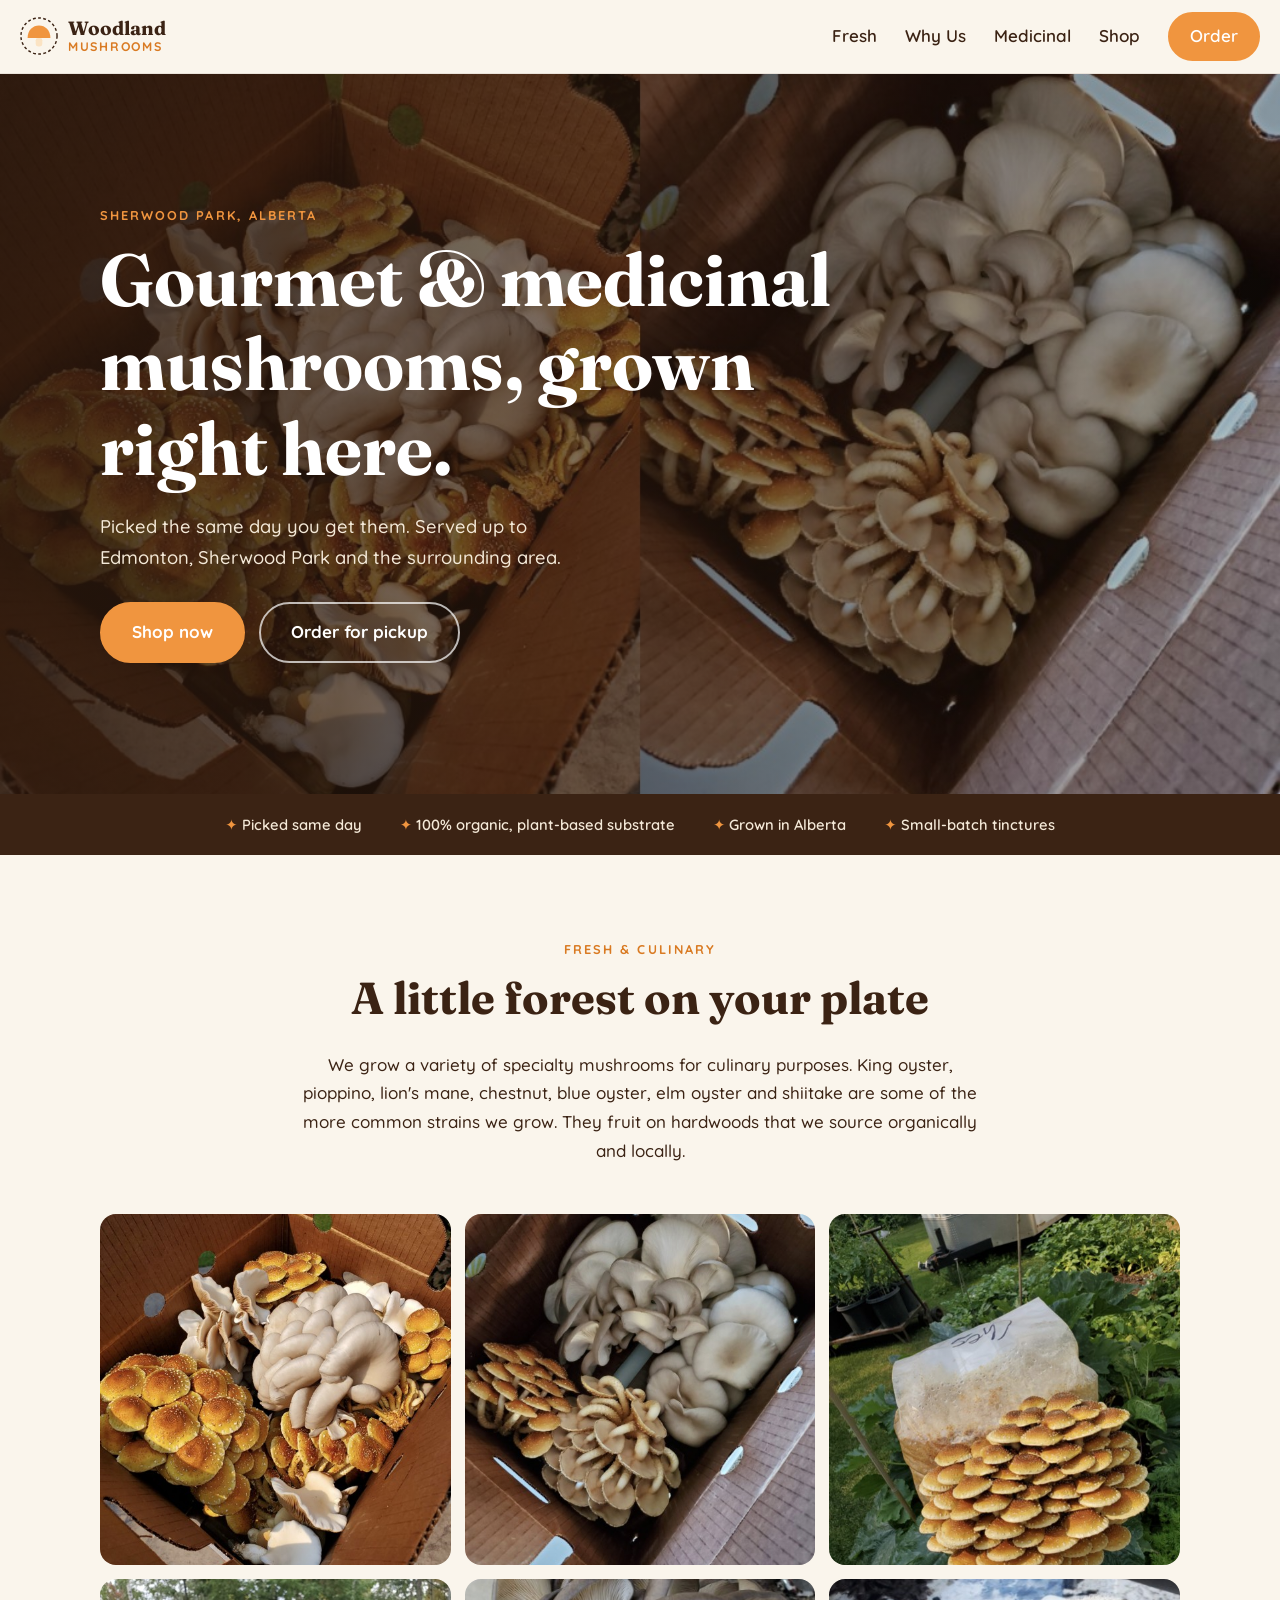
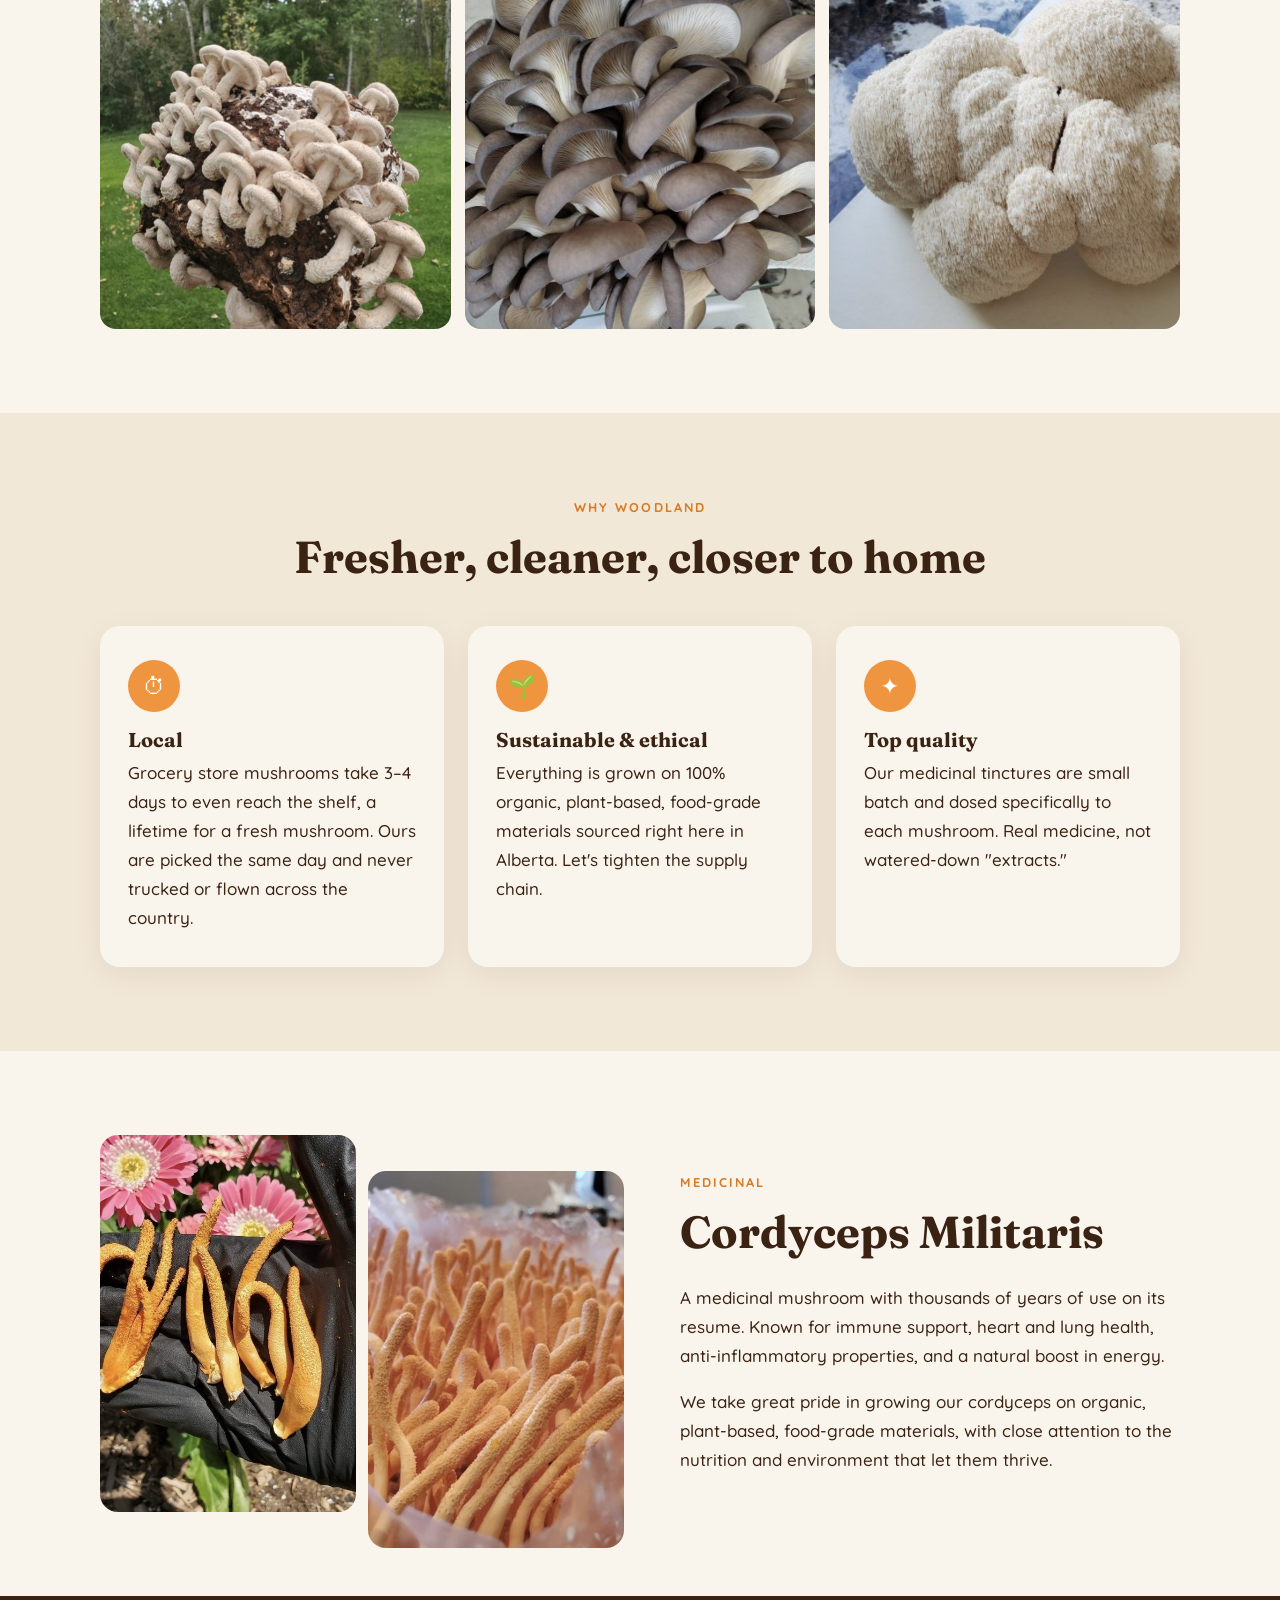
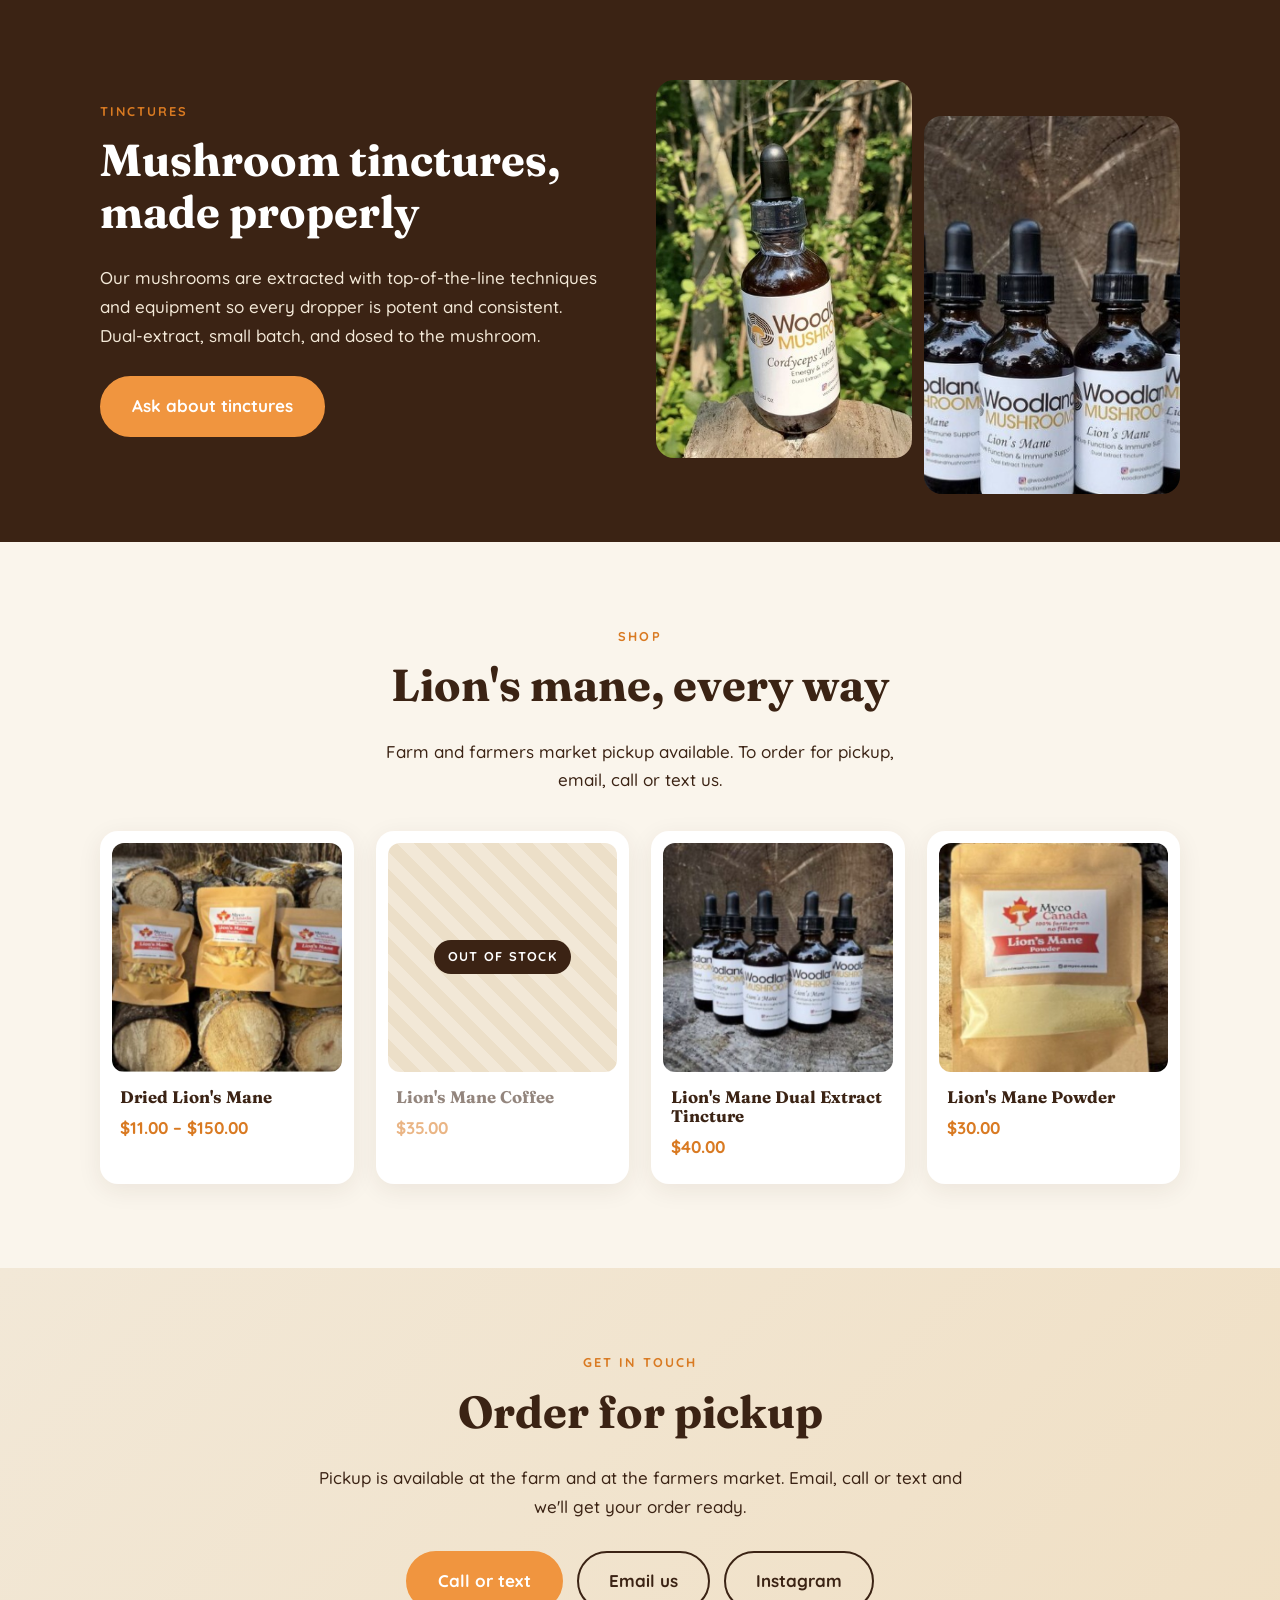
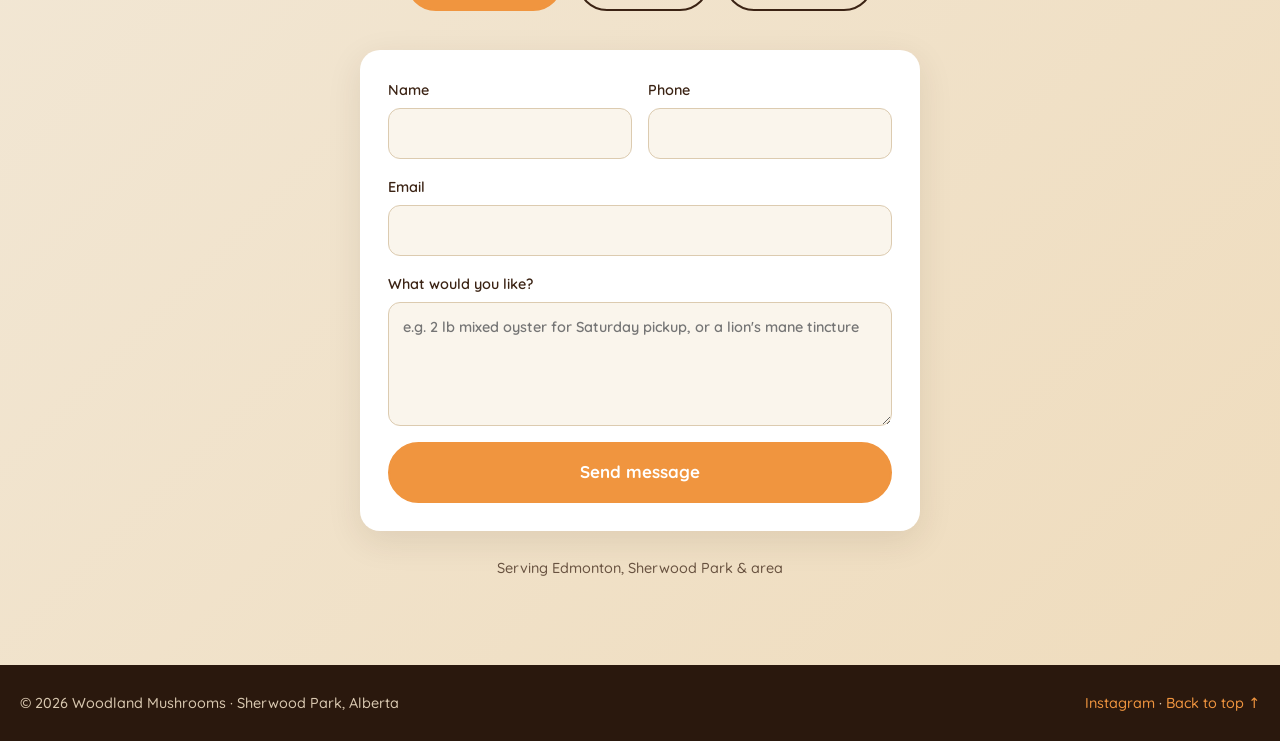
<file: woodland-mushrooms/index.html>
<!doctype html>
<html lang="en">
<head>
<meta charset="utf-8">
<meta name="viewport" content="width=device-width, initial-scale=1">
<title>Woodland Mushrooms | Gourmet &amp; Medicinal Mushrooms in Sherwood Park</title>
<meta name="description" content="Locally grown gourmet and medicinal mushrooms in Sherwood Park, Alberta. Fresh king oyster, lion's mane, chestnut and more, plus small-batch dual-extract tinctures.">
<link rel="preconnect" href="https://fonts.googleapis.com">
<link rel="preconnect" href="https://fonts.gstatic.com" crossorigin>
<link href="https://fonts.googleapis.com/css2?family=Fraunces:opsz,wght@9..144,500;9..144,700&family=Quicksand:wght@400;500;600;700&display=swap" rel="stylesheet">
<link rel="stylesheet" href="style.css">
</head>
<body>

<header class="nav" id="top">
  <a class="logo" href="#top" aria-label="Woodland Mushrooms home">
    <svg viewBox="0 0 40 40" width="38" height="38" aria-hidden="true">
      <circle cx="20" cy="20" r="19" fill="none" stroke="currentColor" stroke-width="1.5" stroke-dasharray="3 2.5"/>
      <path d="M8 22c0-8 5.5-13 12-13s12 5 12 13z" fill="#f0953f"/>
      <rect x="16.5" y="22" width="7" height="9" rx="2.5" fill="#fbe3c3"/>
    </svg>
    <span>Woodland<b>Mushrooms</b></span>
  </a>
  <button class="burger" aria-label="Menu" aria-expanded="false"><span></span><span></span><span></span></button>
  <nav class="links" id="menu">
    <a href="#fresh">Fresh</a>
    <a href="#why">Why Us</a>
    <a href="#medicinal">Medicinal</a>
    <a href="#shop">Shop</a>
    <a class="btn btn-sm" href="#contact">Order</a>
  </nav>
</header>

<main>
  <section class="hero">
    <img src="img/hero.jpg" alt="Boxes of freshly picked chestnut and oyster mushrooms" fetchpriority="high">
    <div class="hero-in">
      <p class="eyebrow">Sherwood Park, Alberta</p>
      <h1>Gourmet &amp; medicinal mushrooms, grown right here.</h1>
      <p class="lede">Picked the same day you get them. Served up to Edmonton, Sherwood Park and the surrounding area.</p>
      <div class="cta">
        <a class="btn" href="#shop">Shop now</a>
        <a class="btn btn-ghost" href="#contact">Order for pickup</a>
      </div>
    </div>
  </section>

  <ul class="strip">
    <li>Picked same day</li>
    <li>100% organic, plant-based substrate</li>
    <li>Grown in Alberta</li>
    <li>Small-batch tinctures</li>
  </ul>

  <section class="sec" id="fresh">
    <div class="wrap narrow center">
      <p class="eyebrow">Fresh &amp; culinary</p>
      <h2>A little forest on your plate</h2>
      <p>We grow a variety of specialty mushrooms for culinary purposes. King oyster, pioppino, lion's mane, chestnut, blue oyster, elm oyster and shiitake are some of the more common strains we grow. They fruit on hardwoods that we source organically and locally.</p>
    </div>
    <div class="wrap gallery">
      <img src="img/g1.jpg" alt="Chestnut and oyster mushrooms in a box" loading="lazy">
      <img src="img/g2.jpg" alt="Oyster and pioppino mushrooms in a box" loading="lazy">
      <img src="img/g3.jpg" alt="Chestnut mushrooms fruiting from a grow bag" loading="lazy">
      <img src="img/g4.jpg" alt="Shiitake mushrooms growing on a hardwood block" loading="lazy">
      <img src="img/g5.jpg" alt="Blue oyster mushrooms" loading="lazy">
      <img src="img/g6.jpg" alt="A fresh lion's mane mushroom" loading="lazy">
    </div>
  </section>

  <section class="sec tint" id="why">
    <div class="wrap">
      <div class="center"><p class="eyebrow">Why Woodland</p><h2>Fresher, cleaner, closer to home</h2></div>
      <div class="cards">
        <article>
          <div class="ico">⏱</div>
          <h3>Local</h3>
          <p>Grocery store mushrooms take 3–4 days to even reach the shelf, a lifetime for a fresh mushroom. Ours are picked the same day and never trucked or flown across the country.</p>
        </article>
        <article>
          <div class="ico">🌱</div>
          <h3>Sustainable &amp; ethical</h3>
          <p>Everything is grown on 100% organic, plant-based, food-grade materials sourced right here in Alberta. Let's tighten the supply chain.</p>
        </article>
        <article>
          <div class="ico">✦</div>
          <h3>Top quality</h3>
          <p>Our medicinal tinctures are small batch and dosed specifically to each mushroom. Real medicine, not watered-down "extracts."</p>
        </article>
      </div>
    </div>
  </section>

  <section class="sec" id="medicinal">
    <div class="wrap split">
      <div class="pair">
        <img src="img/cord1.jpg" alt="Freshly harvested Cordyceps militaris" loading="lazy">
        <img src="img/cord2.jpg" alt="Cordyceps militaris growing in a bag" loading="lazy">
      </div>
      <div>
        <p class="eyebrow">Medicinal</p>
        <h2>Cordyceps Militaris</h2>
        <p>A medicinal mushroom with thousands of years of use on its resume. Known for immune support, heart and lung health, anti-inflammatory properties, and a natural boost in energy.</p>
        <p>We take great pride in growing our cordyceps on organic, plant-based, food-grade materials, with close attention to the nutrition and environment that let them thrive.</p>
      </div>
    </div>
  </section>

  <section class="sec dark">
    <div class="wrap split rev">
      <div class="pair">
        <img src="img/t1.jpg" alt="Cordyceps tincture bottle on a log in the woods" loading="lazy">
        <img src="img/t2.jpg" alt="Lion's mane tinctures lined up on a stump" loading="lazy">
      </div>
      <div>
        <p class="eyebrow">Tinctures</p>
        <h2>Mushroom tinctures, made properly</h2>
        <p>Our mushrooms are extracted with top-of-the-line techniques and equipment so every dropper is potent and consistent. Dual-extract, small batch, and dosed to the mushroom.</p>
        <a class="btn" href="#contact">Ask about tinctures</a>
      </div>
    </div>
  </section>

  <section class="sec" id="shop">
    <div class="wrap">
      <div class="center">
        <p class="eyebrow">Shop</p>
        <h2>Lion's mane, every way</h2>
        <p class="sub">Farm and farmers market pickup available. To order for pickup, email, call or text us.</p>
      </div>
      <div class="products">
        <article class="prod">
          <img src="img/p-dried.jpg" alt="Dried lion's mane in kraft pouches" loading="lazy">
          <h3>Dried Lion's Mane</h3><p class="price">$11.00 – $150.00</p>
        </article>
        <article class="prod soldout">
          <div class="ph"><span>Out of stock</span></div>
          <h3>Lion's Mane Coffee</h3><p class="price">$35.00</p>
        </article>
        <article class="prod">
          <img src="img/p-tincture.jpg" alt="Lion's mane dual extract tincture bottles" loading="lazy">
          <h3>Lion's Mane Dual Extract Tincture</h3><p class="price">$40.00</p>
        </article>
        <article class="prod">
          <img src="img/p-powder.jpg" alt="Lion's mane powder pouch" loading="lazy">
          <h3>Lion's Mane Powder</h3><p class="price">$30.00</p>
        </article>
      </div>
    </div>
  </section>

  <section class="sec contact" id="contact">
    <div class="wrap narrow center">
      <p class="eyebrow">Get in touch</p>
      <h2>Order for pickup</h2>
      <p>Pickup is available at the farm and at the farmers market. Email, call or text and we'll get your order ready.</p>
      <div class="cta">
        <!-- TODO: replace with the real phone number, email and Instagram handle -->
        <a class="btn" href="tel:+10000000000">Call or text</a>
        <a class="btn btn-ghost" href="mailto:hello@example.com">Email us</a>
        <a class="btn btn-ghost" href="https://instagram.com/woodlandmushrooms" target="_blank" rel="noopener">Instagram</a>
      </div>
      <!-- TODO: get a free access key at web3forms.com (use your friend's email) and paste it below -->
      <form class="form" id="contact-form" action="https://api.web3forms.com/submit" method="POST" novalidate>
        <input type="hidden" name="access_key" value="YOUR_WEB3FORMS_ACCESS_KEY">
        <input type="hidden" name="subject" value="New inquiry from woodlandmushrooms.com">
        <input type="checkbox" name="botcheck" class="hp" tabindex="-1" autocomplete="off" aria-hidden="true">
        <div class="row">
          <label>Name<input name="name" autocomplete="name" required></label>
          <label>Phone<input name="phone" type="tel" autocomplete="tel"></label>
        </div>
        <label>Email<input name="email" type="email" autocomplete="email"></label>
        <label>What would you like?<textarea name="message" rows="4" placeholder="e.g. 2 lb mixed oyster for Saturday pickup, or a lion's mane tincture"></textarea></label>
        <button class="btn" type="submit">Send message</button>
      </form>
      <p class="small">Serving Edmonton, Sherwood Park &amp; area</p>
    </div>
  </section>
</main>

<footer>
  <span>© <span id="yr"></span> Woodland Mushrooms · Sherwood Park, Alberta</span>
  <span><a href="https://instagram.com/woodlandmushrooms" target="_blank" rel="noopener">Instagram</a> · <a href="#top">Back to top ↑</a></span>
</footer>

<script src="script.js"></script>
</body>
</html>
</file>
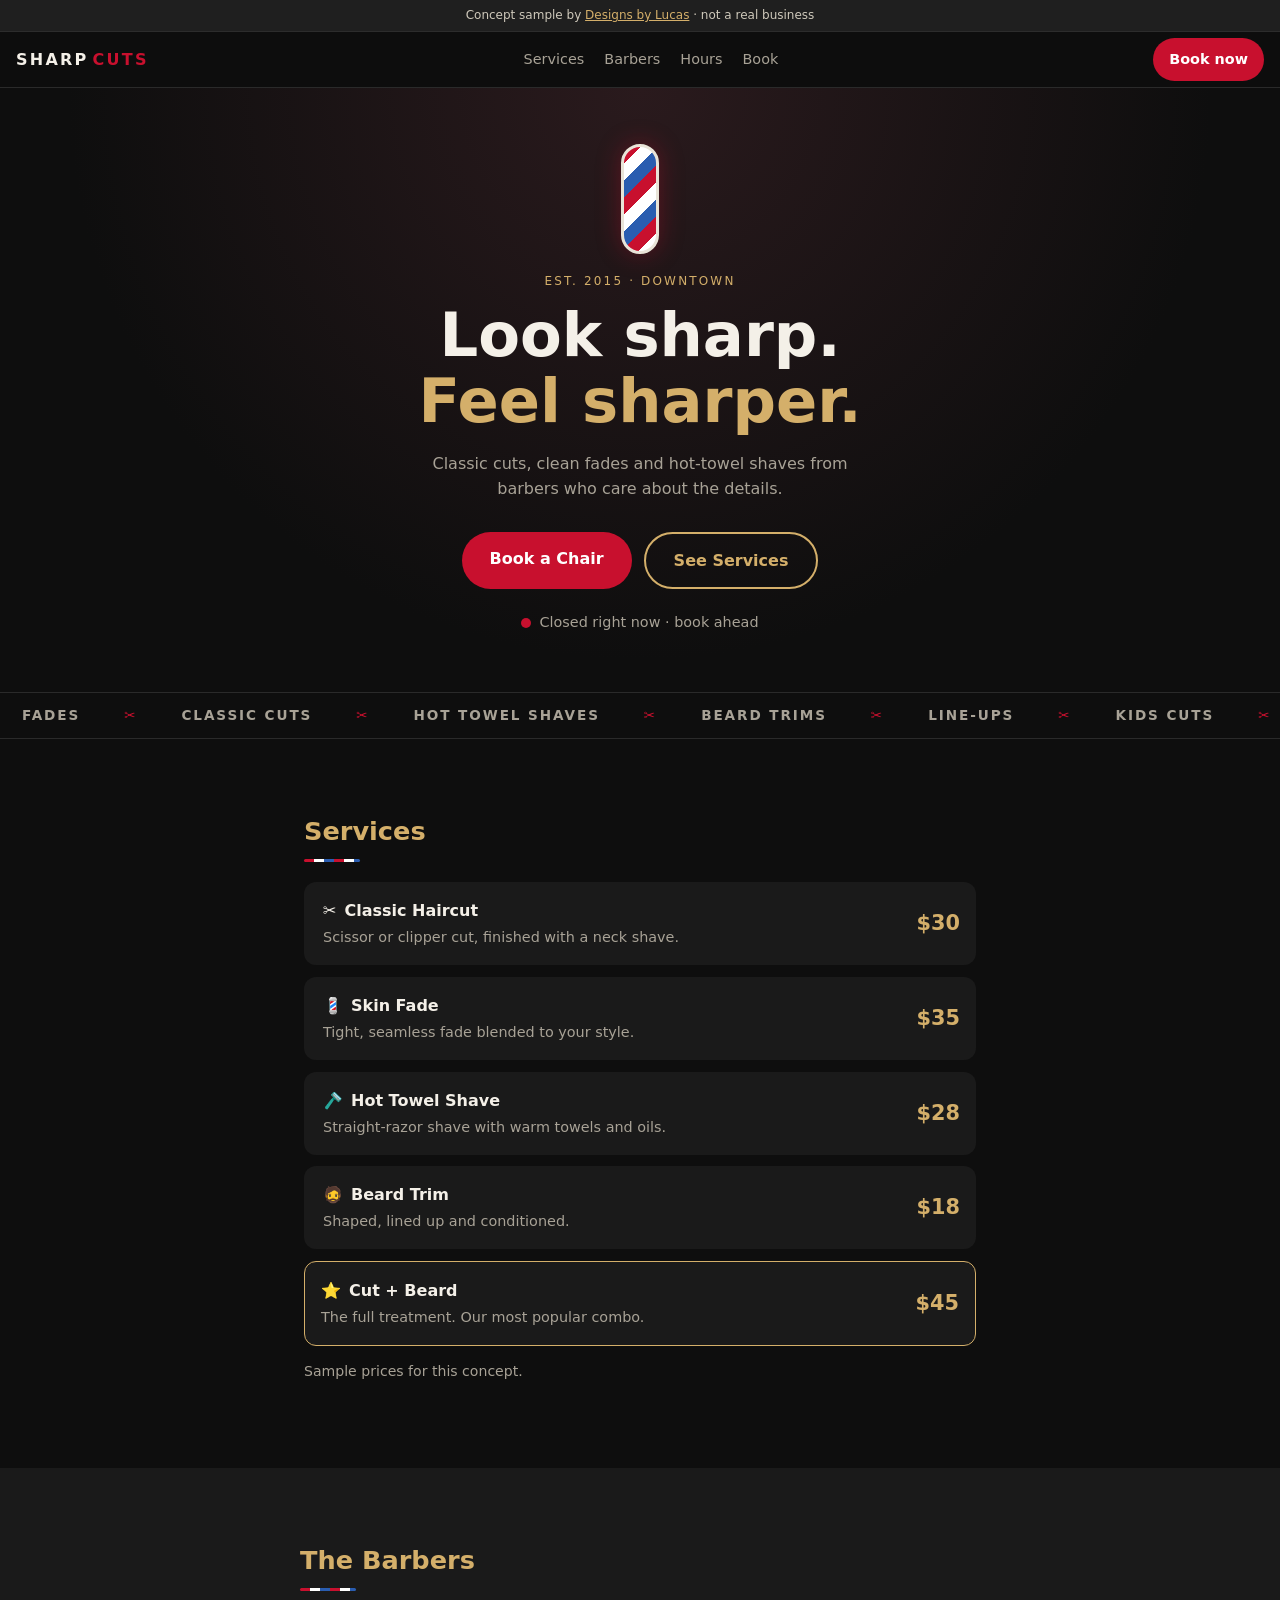
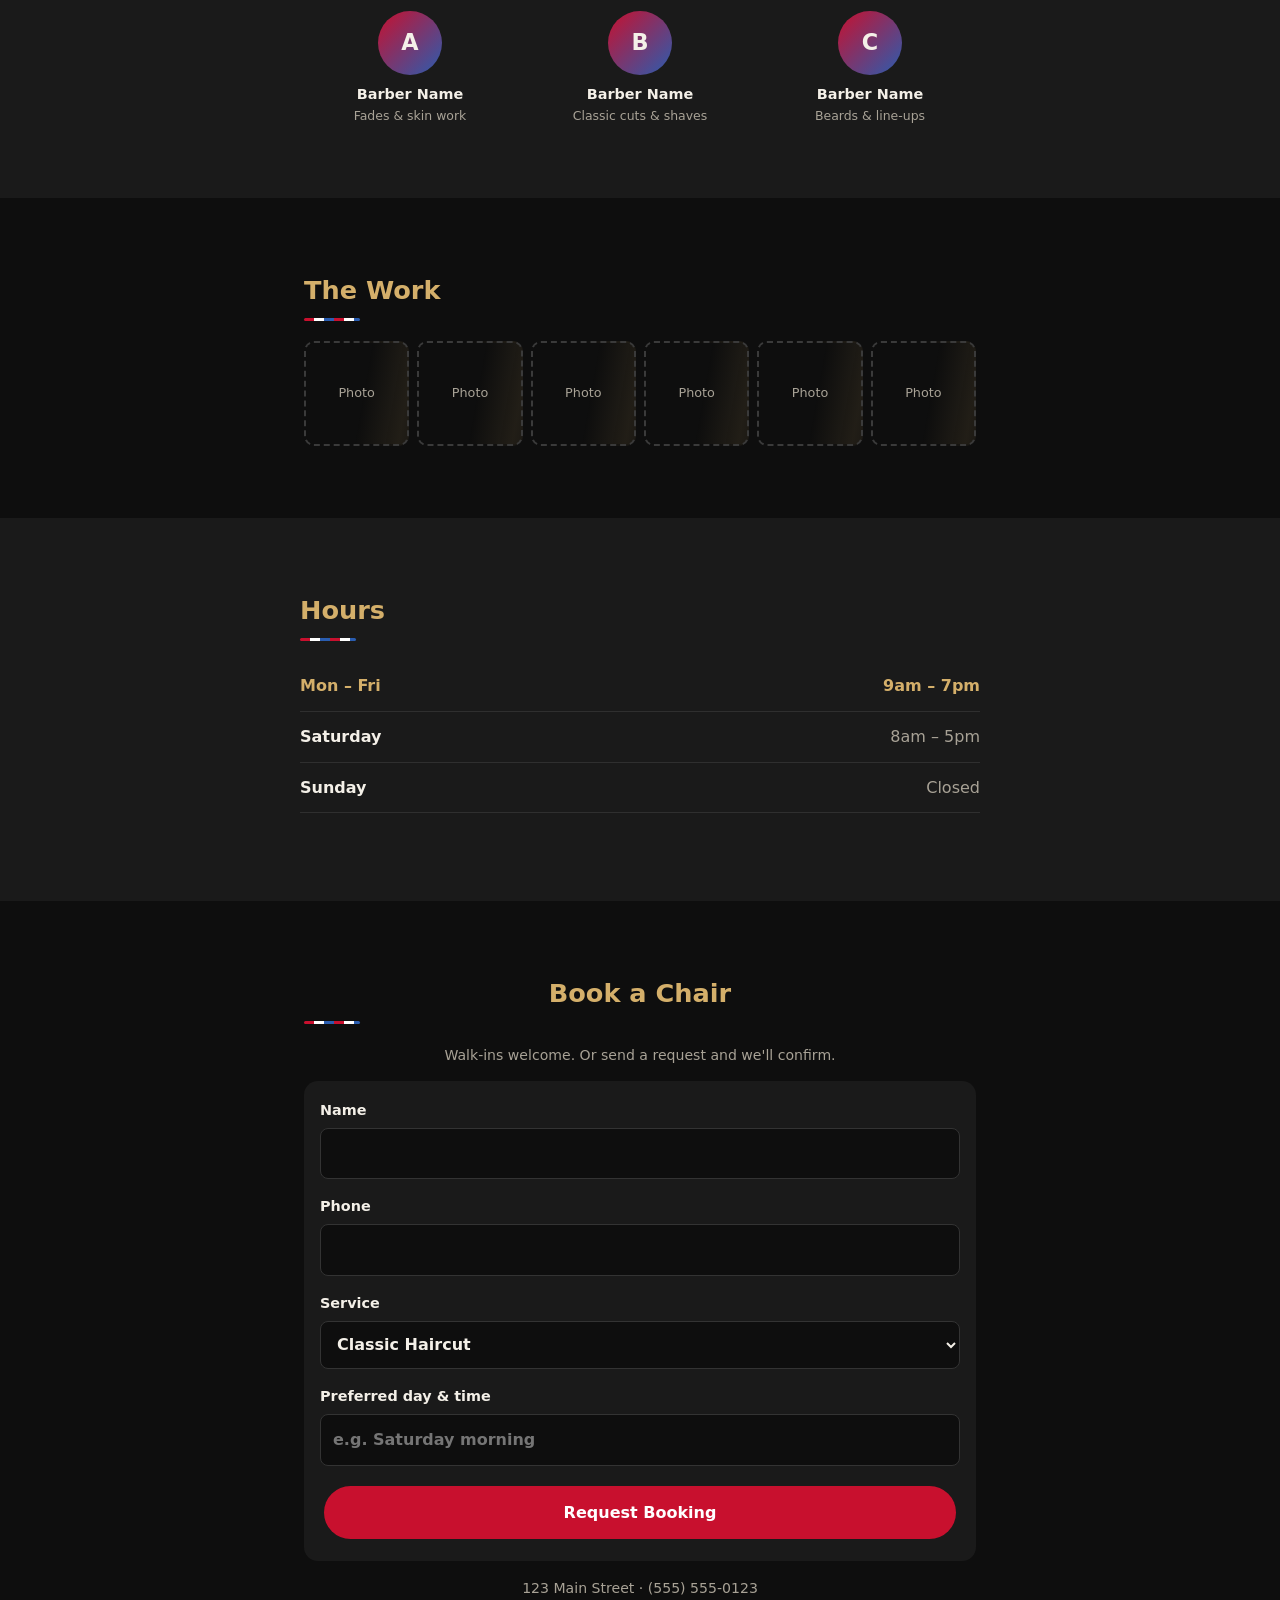
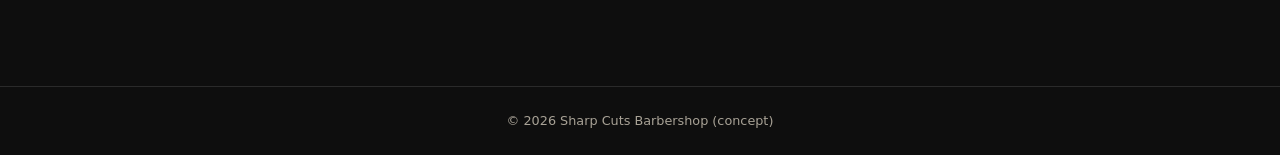
<file: samples/barbershop/index.html>
<!doctype html>
<html lang="en">
<head>
  <meta charset="utf-8">
  <meta name="viewport" content="width=device-width, initial-scale=1">
  <title>Concept: Sharp Cuts Barbershop</title>
  <meta name="description" content="Concept sample: classic cuts, fades and hot-towel shaves.">
  <link rel="icon" href="data:image/svg+xml,%3Csvg xmlns='http://www.w3.org/2000/svg' viewBox='0 0 100 100'%3E%3Ctext y='.9em' font-size='90'%3E%E2%9C%82%3C/text%3E%3C/svg%3E">
  <link rel="stylesheet" href="style.css">
  <script src="script.js" defer></script>
</head>
<body>
  <div class="sample-ribbon">Concept sample by <a href="../../agency/">Designs by Lucas</a> · not a real business</div>
  <div class="progress" aria-hidden="true"></div>

  <header class="site-header">
    <a class="logo" href="#top">SHARP<span>CUTS</span></a>
    <nav class="nav" aria-label="Main">
      <a href="#services">Services</a>
      <a href="#barbers">Barbers</a>
      <a href="#hours">Hours</a>
      <a href="#book">Book</a>
    </nav>
    <a class="pill" href="#book">Book now</a>
  </header>

  <main id="top">
    <section class="hero">
      <div class="pole" aria-hidden="true"></div>
      <p class="eyebrow fade-in">Est. 2015 · Downtown</p>
      <h1 class="fade-in d1">Look sharp.<br><span class="gold" id="rot">Feel sharper.</span></h1>
      <p class="lead fade-in d2">Classic cuts, clean fades and hot-towel shaves from barbers who care about the details.</p>
      <div class="cta fade-in d3">
        <a class="btn pulse" href="#book">Book a Chair</a>
        <a class="btn ghost" href="#services">See Services</a>
      </div>
      <p class="status fade-in d4"><span class="dot" id="dot"></span><span id="open-text">Walk-ins welcome</span></p>
    </section>

    <div class="marquee" aria-hidden="true"><div class="marquee-track"><span>Fades</span><span>Classic Cuts</span><span>Hot Towel Shaves</span><span>Beard Trims</span><span>Line-Ups</span><span>Kids Cuts</span><span>Fades</span><span>Classic Cuts</span><span>Hot Towel Shaves</span><span>Beard Trims</span><span>Line-Ups</span><span>Kids Cuts</span></div></div>

    <section id="services">
      <h2 class="reveal">Services</h2>
      <ul class="menu">
        <li class="reveal"><div><span><i class="ico" aria-hidden="true">✂️</i>Classic Haircut</span><p>Scissor or clipper cut, finished with a neck shave.</p></div><b>$30</b></li>
        <li class="reveal"><div><span><i class="ico" aria-hidden="true">💈</i>Skin Fade</span><p>Tight, seamless fade blended to your style.</p></div><b>$35</b></li>
        <li class="reveal"><div><span><i class="ico" aria-hidden="true">🪒</i>Hot Towel Shave</span><p>Straight-razor shave with warm towels and oils.</p></div><b>$28</b></li>
        <li class="reveal"><div><span><i class="ico" aria-hidden="true">🧔</i>Beard Trim</span><p>Shaped, lined up and conditioned.</p></div><b>$18</b></li>
        <li class="reveal feature"><div><span><i class="ico" aria-hidden="true">⭐</i>Cut + Beard</span><p>The full treatment. Our most popular combo.</p></div><b>$45</b></li>
      </ul>
      <p class="note reveal">Sample prices for this concept.</p>
    </section>

    <section id="barbers" class="alt">
      <h2 class="reveal">The Barbers</h2>
      <!-- TODO (real client): replace with real barber names, photos and bios. -->
      <div class="team">
        <div class="reveal"><div class="avatar">A</div><strong>Barber Name</strong><p>Fades &amp; skin work</p></div>
        <div class="reveal"><div class="avatar">B</div><strong>Barber Name</strong><p>Classic cuts &amp; shaves</p></div>
        <div class="reveal"><div class="avatar">C</div><strong>Barber Name</strong><p>Beards &amp; line-ups</p></div>
      </div>
    </section>

    <section id="gallery">
      <h2 class="reveal">The Work</h2>
      <!-- TODO (real client): add real photos of cuts and the shop. -->
      <div class="gallery">
        <div class="ph reveal">Photo</div><div class="ph reveal">Photo</div><div class="ph reveal">Photo</div><div class="ph reveal">Photo</div><div class="ph reveal">Photo</div><div class="ph reveal">Photo</div>
      </div>
    </section>

    <section id="hours" class="alt">
      <h2 class="reveal">Hours</h2>
      <dl class="hours reveal">
        <div data-days="1,2,3,4,5"><dt>Mon – Fri</dt><dd>9am – 7pm</dd></div>
        <div data-days="6"><dt>Saturday</dt><dd>8am – 5pm</dd></div>
        <div data-days="0"><dt>Sunday</dt><dd>Closed</dd></div>
      </dl>
    </section>

    <section id="book">
      <h2 class="reveal">Book a Chair</h2>
      <p class="note reveal">Walk-ins welcome. Or send a request and we'll confirm.</p>
      <!-- TODO (real client): swap mailto for a form service so requests arrive on every device. -->
      <form class="form reveal" action="https://api.web3forms.com/submit" method="post" data-inquiry data-email="designsbylucas1@gmail.com" data-thanks="We got your request and will confirm your booking shortly.">
        <input type="hidden" name="access_key" value="d33f40a4-aea6-4092-a17c-defc3d2beab8">
        <input type="hidden" name="subject" value="New booking request (Barbershop concept)">
        <input type="checkbox" name="botcheck" class="hp" tabindex="-1" autocomplete="off" aria-hidden="true">
        <label>Name <input type="text" name="name" autocomplete="name" required></label>
        <label>Phone <input type="tel" name="phone" autocomplete="tel" required></label>
        <label>Service
          <select name="service"><option>Classic Haircut</option><option>Skin Fade</option><option>Hot Towel Shave</option><option>Beard Trim</option><option>Cut + Beard</option></select>
        </label>
        <label>Preferred day &amp; time <input type="text" name="when" placeholder="e.g. Saturday morning"></label>
        <button class="btn" type="submit">Request Booking</button>
      </form>
      <p class="note reveal">123 Main Street · (555) 555-0123</p>
    </section>
  </main>

  <footer>© 2026 Sharp Cuts Barbershop (concept)</footer>
  <a class="sticky-call" href="#book">✂ Book now</a>
</body>
</html>
</file>
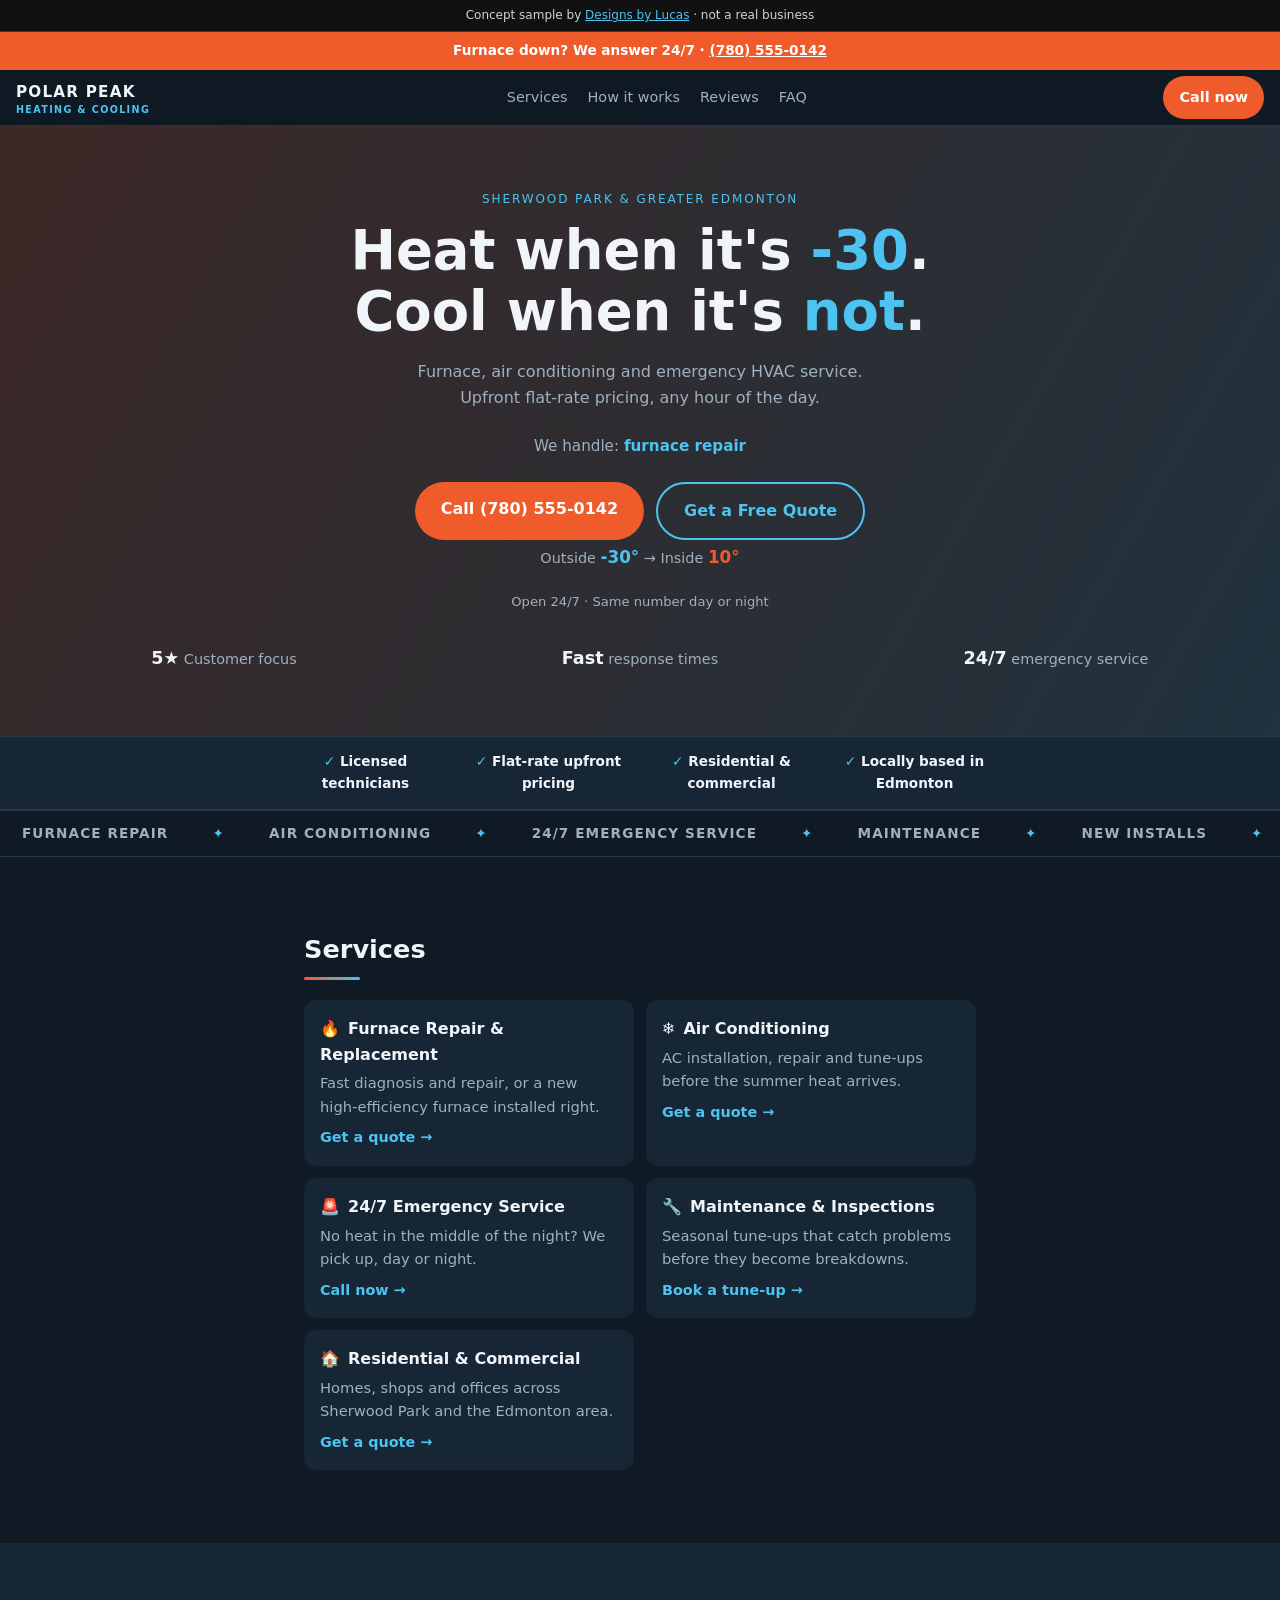
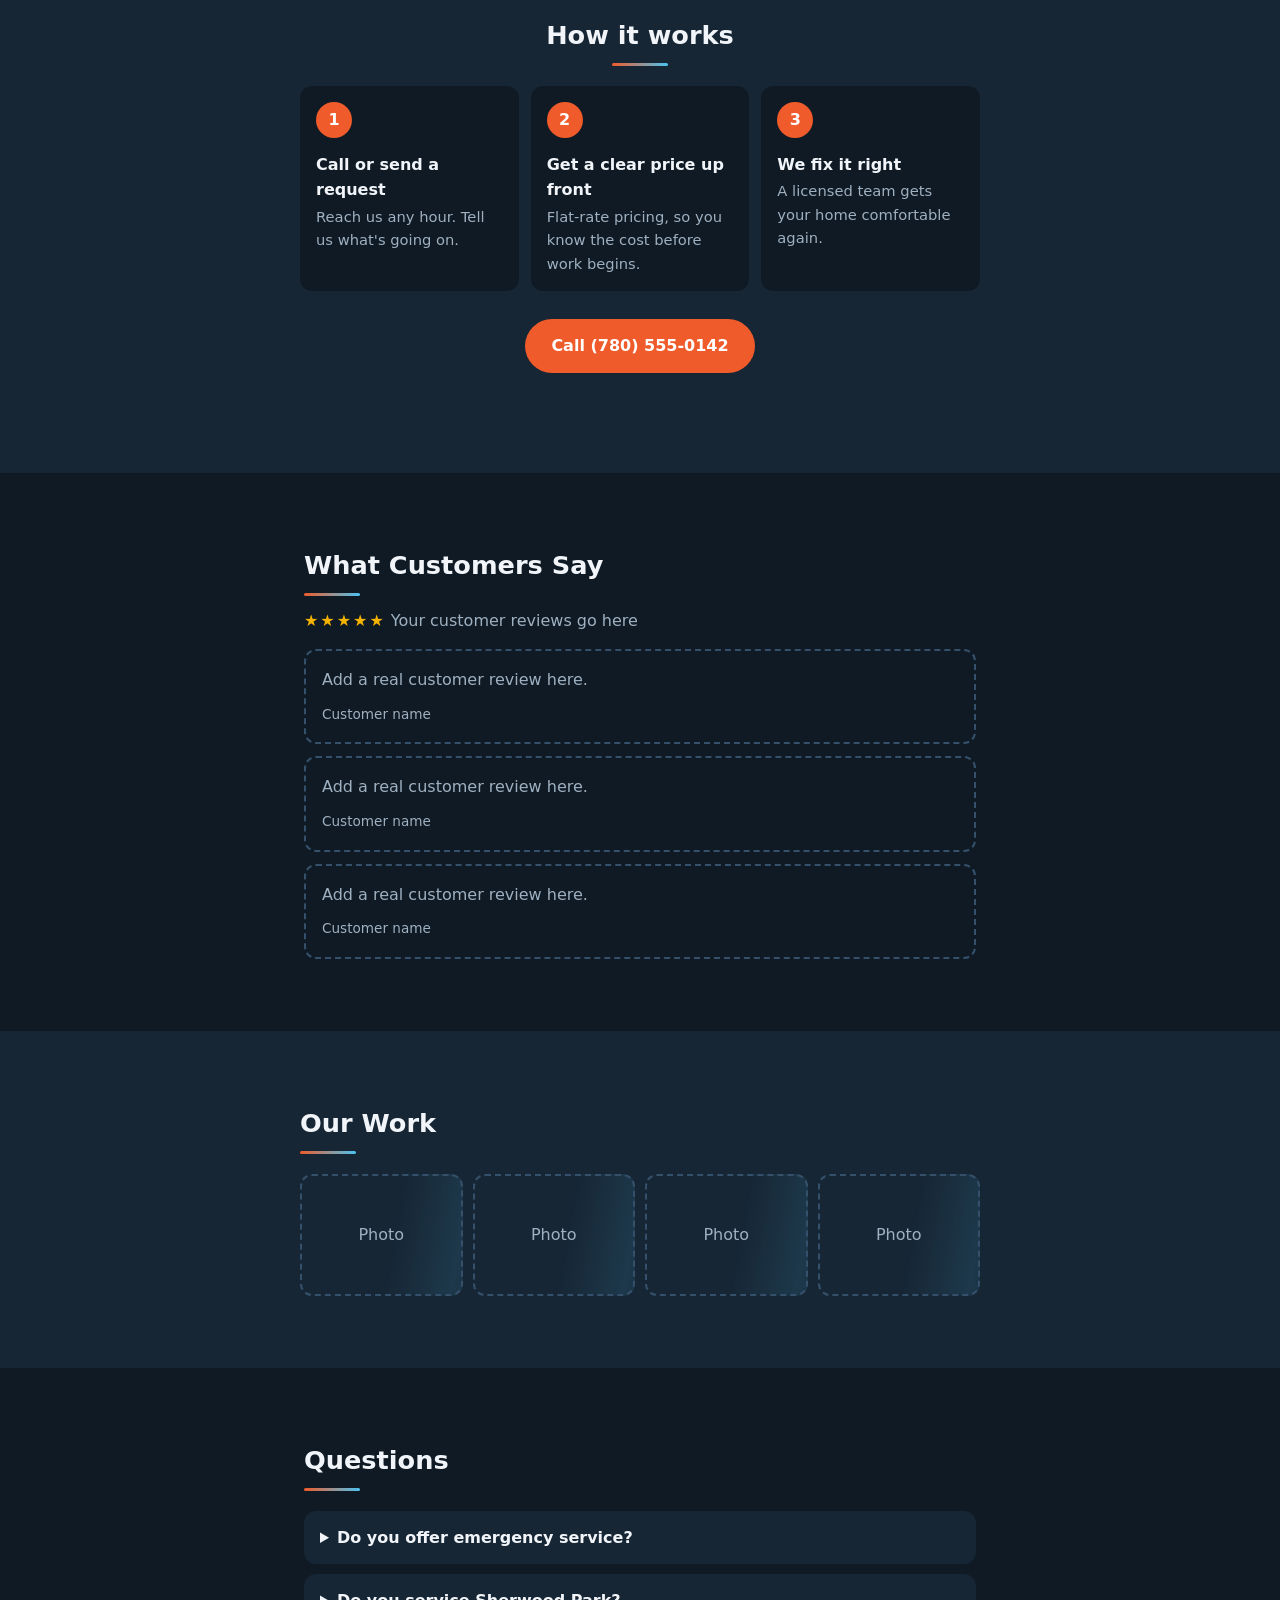
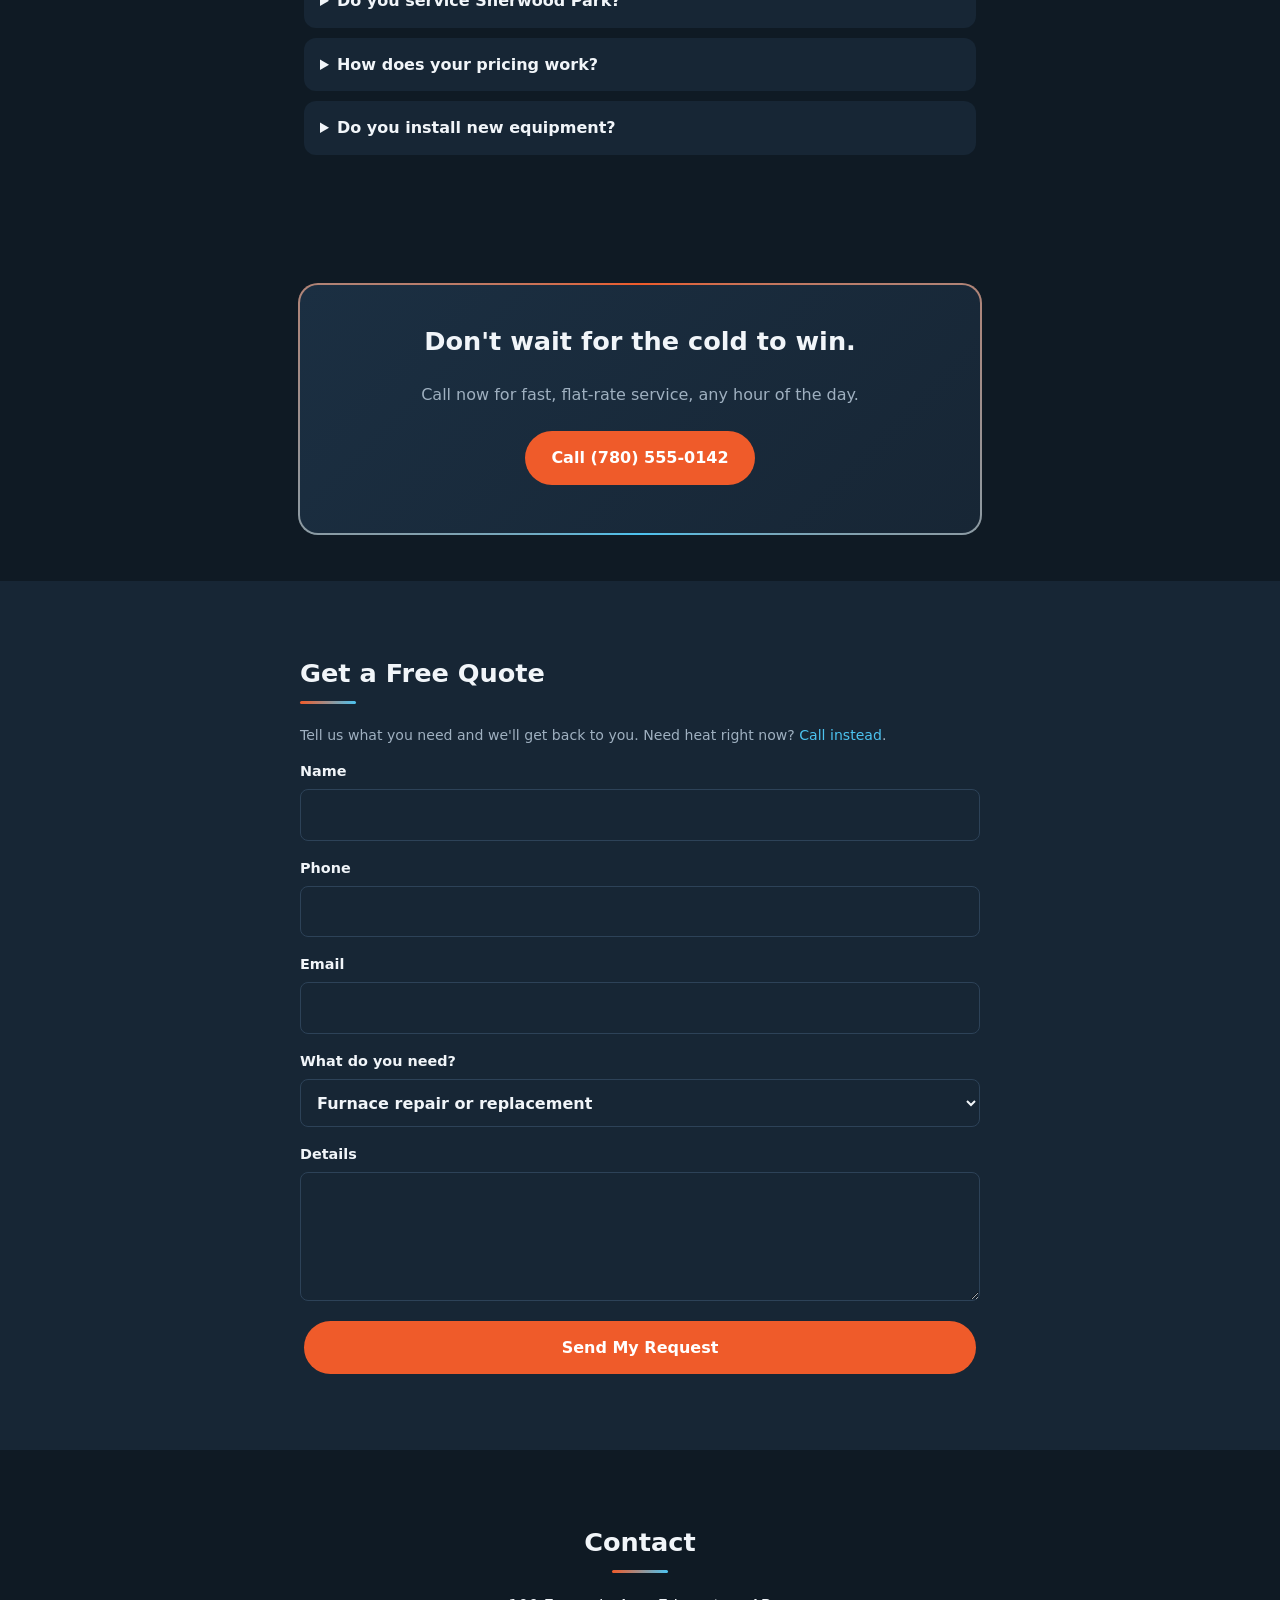
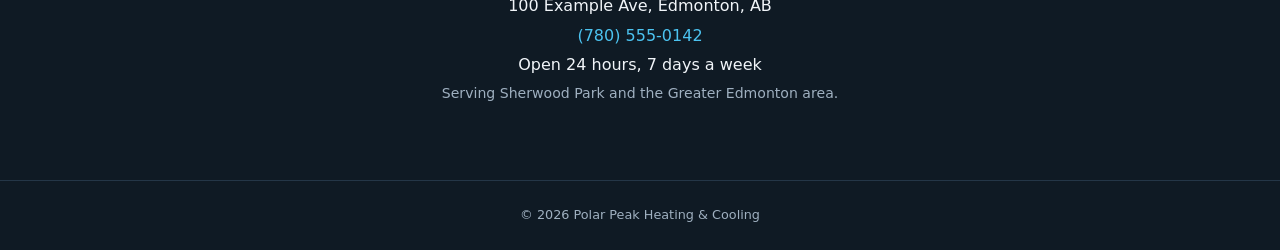
<file: samples/hvac/index.html>
<!doctype html>
<html lang="en">
<head>
  <meta charset="utf-8">
  <meta name="viewport" content="width=device-width, initial-scale=1">
  <title>Concept: Polar Peak Heating &amp; Cooling | HVAC in Sherwood Park &amp; Edmonton</title>
  <meta name="description" content="24/7 furnace, air conditioning and HVAC service in Sherwood Park and Greater Edmonton. Upfront flat-rate pricing.">
  <link rel="stylesheet" href="style.css">
  <script src="script.js" defer></script>
</head>
<body>
  <div class="sample-ribbon">Concept sample by <a href="../../agency/">Designs by Lucas</a> · not a real business</div>
  <div class="progress" aria-hidden="true"></div>
  <div class="topbar">Furnace down? We answer 24/7 · <a href="tel:+17805550142">(780) 555-0142</a></div>

  <header class="site-header">
    <a class="logo" href="#top">POLAR PEAK<span>HEATING &amp; COOLING</span></a>
    <nav class="nav" aria-label="Main">
      <a href="#services">Services</a>
      <a href="#how">How it works</a>
      <a href="#reviews">Reviews</a>
      <a href="#faq">FAQ</a>
    </nav>
    <a class="call-pill" href="tel:+17805550142" aria-label="Call Polar Peak Heating and Cooling">Call now</a>
  </header>

  <main id="top">
    <section class="hero">
      <p class="eyebrow fade-in">Sherwood Park &amp; Greater Edmonton</p>
      <h1 class="fade-in d1">Heat when it's <span class="ice">-30</span>.<br>Cool when it's <span class="ice">not</span>.</h1>
      <p class="lead fade-in d2">Furnace, air conditioning and emergency HVAC service. Upfront flat-rate pricing, any hour of the day.</p>
      <p class="rotator fade-in d2">We handle: <span id="rot">furnace repair</span></p>
      <div class="cta fade-in d3">
        <a class="btn pulse" href="tel:+17805550142">Call (780) 555-0142</a>
        <a class="btn ghost" href="#quote">Get a Free Quote</a>
      </div>
      <p class="temp fade-in d3" aria-hidden="true">Outside <b id="temp-out">-30°</b> → Inside <b id="temp-in">21°</b></p>
      <p class="micro fade-in d3">Open 24/7 · Same number day or night</p>
      <ul class="badges fade-in d4">
        <li><b>5★</b> Customer focus</li>
        <li><b>Fast</b> response times</li>
        <li><b>24/7</b> emergency service</li>
      </ul>
    </section>

    <section class="trust">
      <ul class="trust-row reveal">
        <li>Licensed technicians</li>
        <li>Flat-rate upfront pricing</li>
        <li>Residential &amp; commercial</li>
        <li>Locally based in Edmonton</li>
      </ul>
    </section>

    <div class="marquee" aria-hidden="true"><div class="marquee-track"><span>Furnace Repair</span><span>Air Conditioning</span><span>24/7 Emergency Service</span><span>Maintenance</span><span>New Installs</span><span>Sherwood Park</span><span>Edmonton</span><span>Furnace Repair</span><span>Air Conditioning</span><span>24/7 Emergency Service</span><span>Maintenance</span><span>New Installs</span><span>Sherwood Park</span><span>Edmonton</span></div></div>

    <section id="services">
      <h2 class="reveal">Services</h2>
      <ul class="cards">
        <li class="reveal"><span><i class="ico" aria-hidden="true">🔥</i>Furnace Repair &amp; Replacement</span><p>Fast diagnosis and repair, or a new high-efficiency furnace installed right.</p><a href="#quote">Get a quote →</a></li>
        <li class="reveal"><span><i class="ico" aria-hidden="true">❄️</i>Air Conditioning</span><p>AC installation, repair and tune-ups before the summer heat arrives.</p><a href="#quote">Get a quote →</a></li>
        <li class="reveal"><span><i class="ico" aria-hidden="true">🚨</i>24/7 Emergency Service</span><p>No heat in the middle of the night? We pick up, day or night.</p><a href="tel:+17805550142">Call now →</a></li>
        <li class="reveal"><span><i class="ico" aria-hidden="true">🔧</i>Maintenance &amp; Inspections</span><p>Seasonal tune-ups that catch problems before they become breakdowns.</p><a href="#quote">Book a tune-up →</a></li>
        <li class="reveal"><span><i class="ico" aria-hidden="true">🏠</i>Residential &amp; Commercial</span><p>Homes, shops and offices across Sherwood Park and the Edmonton area.</p><a href="#quote">Get a quote →</a></li>
      </ul>
    </section>

    <section id="how" class="alt">
      <h2 class="reveal">How it works</h2>
      <ol class="steps">
        <li class="reveal"><b>1</b><div><strong>Call or send a request</strong><p>Reach us any hour. Tell us what's going on.</p></div></li>
        <li class="reveal"><b>2</b><div><strong>Get a clear price up front</strong><p>Flat-rate pricing, so you know the cost before work begins.</p></div></li>
        <li class="reveal"><b>3</b><div><strong>We fix it right</strong><p>A licensed team gets your home comfortable again.</p></div></li>
      </ol>
      <p class="reveal"><a class="btn" href="tel:+17805550142">Call (780) 555-0142</a></p>
    </section>

    <section id="reviews">
      <h2 class="reveal">What Customers Say</h2>
      <p class="rating reveal"><span class="stars" aria-hidden="true">★★★★★</span> Your customer reviews go here</p>
      <!-- TODO: paste real Google reviews here, with the owner's OK. -->
      <ul class="reviews">
        <li class="placeholder reveal"><p>Add a real customer review here.</p><span>Customer name</span></li>
        <li class="placeholder reveal"><p>Add a real customer review here.</p><span>Customer name</span></li>
        <li class="placeholder reveal"><p>Add a real customer review here.</p><span>Customer name</span></li>
      </ul>
    </section>

    <section id="gallery" class="alt">
      <h2 class="reveal">Our Work</h2>
      <!-- TODO: drop photos into an images/ folder and swap these placeholders for <img> tags. -->
      <div class="gallery">
        <div class="ph reveal">Photo</div><div class="ph reveal">Photo</div><div class="ph reveal">Photo</div><div class="ph reveal">Photo</div>
      </div>
    </section>

    <section id="faq">
      <h2 class="reveal">Questions</h2>
      <div class="faq reveal">
        <details><summary>Do you offer emergency service?</summary><p>Yes. We're open 24 hours a day, 7 days a week. Call (780) 555-0142.</p></details>
        <details><summary>Do you service Sherwood Park?</summary><p>Yes. We're based in Edmonton and serve Sherwood Park and the Greater Edmonton area.</p></details>
        <details><summary>How does your pricing work?</summary><p>We use flat-rate, upfront pricing, so you know the price before the work starts.</p></details>
        <details><summary>Do you install new equipment?</summary><p>Yes. We install and service the major brands.</p></details>
      </div>
    </section>

    <section class="cta-band">
      <div class="cta-card reveal">
        <h2>Don't wait for the cold to win.</h2>
        <p>Call now for fast, flat-rate service, any hour of the day.</p>
        <a class="btn pulse" href="tel:+17805550142">Call (780) 555-0142</a>
      </div>
    </section>

    <section id="quote" class="alt">
      <h2 class="reveal">Get a Free Quote</h2>
      <p class="note reveal">Tell us what you need and we'll get back to you. Need heat right now? <a href="tel:+17805550142">Call instead</a>.</p>
      <form class="form reveal" id="quote-form" action="https://api.web3forms.com/submit" method="post" data-inquiry data-email="designsbylucas1@gmail.com" data-thanks="We got your request and will get back to you shortly.">
        <input type="hidden" name="access_key" value="d33f40a4-aea6-4092-a17c-defc3d2beab8">
        <input type="hidden" name="subject" value="New quote request (HVAC concept)">
        <input type="checkbox" name="botcheck" class="hp" tabindex="-1" autocomplete="off" aria-hidden="true">
        <label>Name <input type="text" name="name" autocomplete="name" required></label>
        <label>Phone <input type="tel" name="phone" autocomplete="tel" required></label>
        <label>Email <input type="email" name="email" autocomplete="email"></label>
        <label>What do you need?
          <select name="service">
            <option>Furnace repair or replacement</option>
            <option>Air conditioning</option>
            <option>Emergency service</option>
            <option>Maintenance</option>
            <option>Something else</option>
          </select>
        </label>
        <label>Details <textarea name="message" rows="4"></textarea></label>
        <button class="btn" type="submit">Send My Request</button>
      </form>
    </section>

    <section id="contact">
      <h2 class="reveal">Contact</h2>
      <p class="reveal">100 Example Ave, Edmonton, AB</p>
      <p class="reveal"><a href="tel:+17805550142">(780) 555-0142</a></p>
      <p class="reveal">Open 24 hours, 7 days a week</p>
      <p class="note reveal">Serving Sherwood Park and the Greater Edmonton area.</p>
    </section>
  </main>

  <footer>© 2026 Polar Peak Heating &amp; Cooling</footer>

  <a class="sticky-call" href="tel:+17805550142" aria-label="Call Polar Peak Heating and Cooling now">📞 Call now · 24/7</a>
</body>
</html>
</file>
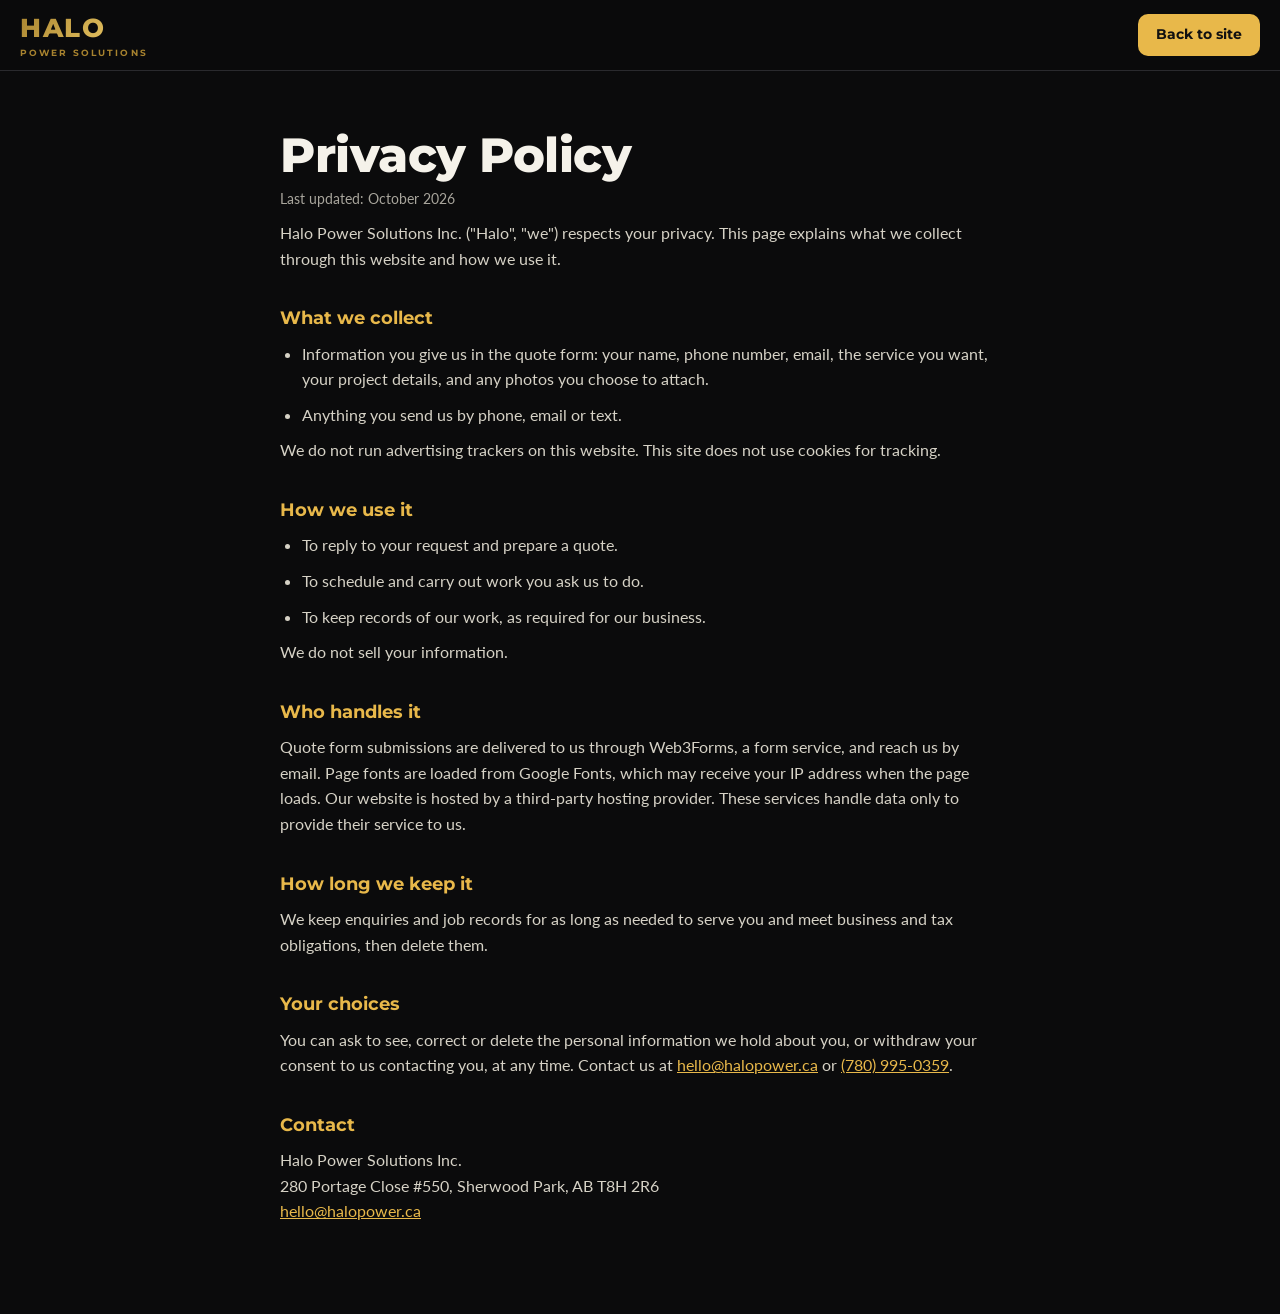
<file: halo-power/privacy.html>
<!doctype html>
<html lang="en">
<head>
  <meta charset="utf-8">
  <meta name="viewport" content="width=device-width, initial-scale=1">
  <title>Privacy Policy | Halo Power Solutions</title>
  <meta name="robots" content="noindex">
  <meta http-equiv="Content-Security-Policy" content="upgrade-insecure-requests">
  <link rel="stylesheet" href="https://fonts.googleapis.com/css2?family=Lato:wght@400;700&family=Montserrat:wght@500;600;700;800&display=swap">
  <link rel="stylesheet" href="style.css">
</head>
<body>
  <header class="site-header stuck">
    <a class="logo" href="index.html" aria-label="Halo Power Solutions home">
      <span class="wordmark"><b>HALO</b><small>POWER SOLUTIONS</small></span>
    </a>
    <a class="btn btn-sm" href="index.html">Back to site</a>
  </header>
  <main class="policy">
    <h1>Privacy Policy</h1>
    <p class="updated">Last updated: October 2026</p>
    <p>Halo Power Solutions Inc. ("Halo", "we") respects your privacy. This page explains what we collect through this website and how we use it.</p>

    <h2>What we collect</h2>
    <ul>
      <li>Information you give us in the quote form: your name, phone number, email, the service you want, your project details, and any photos you choose to attach.</li>
      <li>Anything you send us by phone, email or text.</li>
    </ul>
    <p>We do not run advertising trackers on this website. This site does not use cookies for tracking.</p>

    <h2>How we use it</h2>
    <ul>
      <li>To reply to your request and prepare a quote.</li>
      <li>To schedule and carry out work you ask us to do.</li>
      <li>To keep records of our work, as required for our business.</li>
    </ul>
    <p>We do not sell your information.</p>

    <h2>Who handles it</h2>
    <p>Quote form submissions are delivered to us through Web3Forms, a form service, and reach us by email. Page fonts are loaded from Google Fonts, which may receive your IP address when the page loads. Our website is hosted by a third-party hosting provider. These services handle data only to provide their service to us.</p>

    <h2>How long we keep it</h2>
    <p>We keep enquiries and job records for as long as needed to serve you and meet business and tax obligations, then delete them.</p>

    <h2>Your choices</h2>
    <p>You can ask to see, correct or delete the personal information we hold about you, or withdraw your consent to us contacting you, at any time. Contact us at <a href="mailto:hello@halopower.ca">hello@halopower.ca</a> or <a href="tel:+17809950359">(780) 995-0359</a>.</p>

    <h2>Contact</h2>
    <p>Halo Power Solutions Inc.<br>280 Portage Close #550, Sherwood Park, AB T8H 2R6<br><a href="mailto:hello@halopower.ca">hello@halopower.ca</a></p>
  </main>
</body>
</html>
</file>
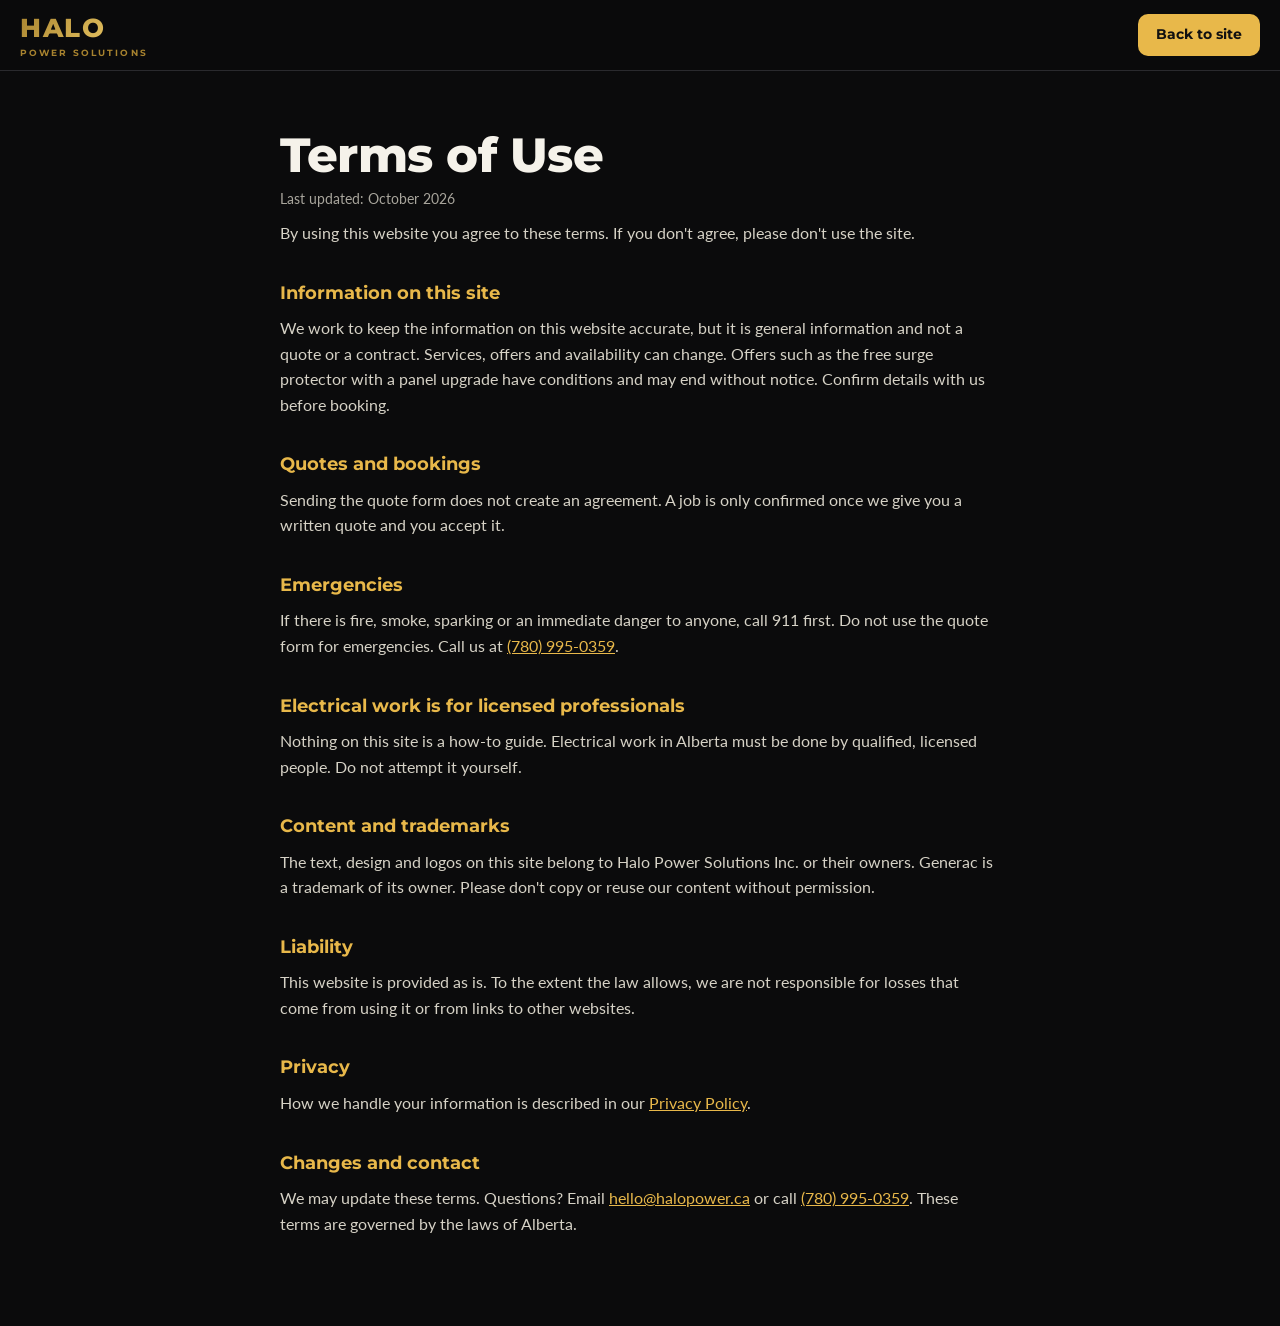
<file: halo-power/terms.html>
<!doctype html>
<html lang="en">
<head>
  <meta charset="utf-8">
  <meta name="viewport" content="width=device-width, initial-scale=1">
  <title>Terms of Use | Halo Power Solutions</title>
  <meta name="robots" content="noindex">
  <meta http-equiv="Content-Security-Policy" content="upgrade-insecure-requests">
  <link rel="stylesheet" href="https://fonts.googleapis.com/css2?family=Lato:wght@400;700&family=Montserrat:wght@500;600;700;800&display=swap">
  <link rel="stylesheet" href="style.css">
</head>
<body>
  <header class="site-header stuck">
    <a class="logo" href="index.html" aria-label="Halo Power Solutions home">
      <span class="wordmark"><b>HALO</b><small>POWER SOLUTIONS</small></span>
    </a>
    <a class="btn btn-sm" href="index.html">Back to site</a>
  </header>
  <main class="policy">
    <h1>Terms of Use</h1>
    <p class="updated">Last updated: October 2026</p>
    <p>By using this website you agree to these terms. If you don't agree, please don't use the site.</p>

    <h2>Information on this site</h2>
    <p>We work to keep the information on this website accurate, but it is general information and not a quote or a contract. Services, offers and availability can change. Offers such as the free surge protector with a panel upgrade have conditions and may end without notice. Confirm details with us before booking.</p>

    <h2>Quotes and bookings</h2>
    <p>Sending the quote form does not create an agreement. A job is only confirmed once we give you a written quote and you accept it.</p>

    <h2>Emergencies</h2>
    <p>If there is fire, smoke, sparking or an immediate danger to anyone, call 911 first. Do not use the quote form for emergencies. Call us at <a href="tel:+17809950359">(780) 995-0359</a>.</p>

    <h2>Electrical work is for licensed professionals</h2>
    <p>Nothing on this site is a how-to guide. Electrical work in Alberta must be done by qualified, licensed people. Do not attempt it yourself.</p>

    <h2>Content and trademarks</h2>
    <p>The text, design and logos on this site belong to Halo Power Solutions Inc. or their owners. Generac is a trademark of its owner. Please don't copy or reuse our content without permission.</p>

    <h2>Liability</h2>
    <p>This website is provided as is. To the extent the law allows, we are not responsible for losses that come from using it or from links to other websites.</p>

    <h2>Privacy</h2>
    <p>How we handle your information is described in our <a href="privacy.html">Privacy Policy</a>.</p>

    <h2>Changes and contact</h2>
    <p>We may update these terms. Questions? Email <a href="mailto:hello@halopower.ca">hello@halopower.ca</a> or call <a href="tel:+17809950359">(780) 995-0359</a>. These terms are governed by the laws of Alberta.</p>
  </main>
</body>
</html>
</file>
<file: style.css>
:root {
  --bg: #0f1a24;
  --panel: #172635;
  --text: #f1f5f9;
  --muted: #9fb0c0;
  --fire: #ef5b2a;
  --ice: #4cc3f0;
}

* { box-sizing: border-box; }
html { scroll-behavior: smooth; scroll-padding-top: 64px; }

body {
  margin: 0;
  background: var(--bg);
  color: var(--text);
  font-family: system-ui, -apple-system, "Segoe UI", Roboto, sans-serif;
  line-height: 1.6;
}

a { color: var(--ice); text-decoration: none; }

.site-header {
  position: sticky;
  top: 0;
  z-index: 10;
  display: flex;
  align-items: center;
  justify-content: space-between;
  padding: 0 16px;
  height: 56px;
  background: rgba(15, 26, 36, .96);
  border-bottom: 1px solid #243647;
}
.logo { color: var(--text); font-weight: 800; letter-spacing: .08em; font-size: .95rem; }
.logo span { display: block; font-size: .6rem; font-weight: 600; letter-spacing: .14em; color: var(--ice); line-height: 1; }
.call-pill {
  background: var(--fire);
  color: #fff;
  font-weight: 700;
  padding: 10px 16px;
  border-radius: 999px;
  font-size: .9rem;
}

section { padding: 48px 20px; max-width: 720px; margin: 0 auto; }
.alt { max-width: none; background: var(--panel); }
.alt > * { max-width: 680px; margin-left: auto; margin-right: auto; }

.hero {
  max-width: none;
  text-align: center;
  padding: 64px 20px;
  background: linear-gradient(135deg, rgba(239,91,42,.18), rgba(76,195,240,.14)), var(--bg);
}
.eyebrow { color: var(--ice); text-transform: uppercase; letter-spacing: .16em; font-size: .75rem; margin: 0 0 12px; }
h1 { font-size: clamp(2rem, 9vw, 3.4rem); line-height: 1.12; margin: 0 0 16px; }
h2 { font-size: 1.6rem; margin: 0 0 20px; }
.lead { color: var(--muted); max-width: 460px; margin: 0 auto 24px; }

.btn {
  display: inline-block;
  background: var(--fire);
  color: #fff;
  font: inherit;
  font-weight: 700;
  padding: 14px 26px;
  border: 0;
  border-radius: 999px;
  min-height: 48px;
  margin: 4px;
  cursor: pointer;
}
.btn.ghost { background: transparent; border: 2px solid var(--ice); color: var(--ice); }
.btn:active { transform: scale(.97); }

.badges {
  list-style: none;
  padding: 0;
  margin: 32px 0 0;
  display: grid;
  gap: 8px;
  color: var(--muted);
  font-size: .9rem;
}
.badges b { color: var(--text); font-size: 1.1rem; }

.cards, .why, .reviews { list-style: none; margin: 0 auto; padding: 0; display: grid; gap: 12px; }
.cards li, .why li, .reviews li { background: var(--panel); border-radius: 12px; padding: 16px; }
.alt .why li { background: var(--bg); }
.cards span { font-weight: 700; display: block; }
.cards p { margin: 4px 0 0; color: var(--muted); font-size: .92rem; }
.why b { display: block; color: var(--ice); }

.reviews .placeholder { border: 2px dashed #34506a; background: transparent; color: var(--muted); }
.reviews p { margin: 0 0 8px; }
.reviews span { font-size: .85rem; color: var(--muted); }

.gallery { display: grid; grid-template-columns: 1fr 1fr; gap: 10px; }
.ph {
  aspect-ratio: 4 / 3;
  display: grid;
  place-items: center;
  border: 2px dashed #34506a;
  border-radius: 12px;
  color: var(--muted);
}
.gallery img { width: 100%; height: 100%; object-fit: cover; border-radius: 12px; }

.form { display: grid; gap: 16px; }
.form label { display: grid; gap: 6px; font-size: .9rem; font-weight: 600; }
.form input, .form select, .form textarea {
  width: 100%;
  font: inherit;
  font-size: 16px; /* prevents iOS zoom on focus */
  color: var(--text);
  background: var(--panel);
  border: 1px solid #2d4258;
  border-radius: 8px;
  padding: 12px;
  min-height: 48px;
}
.form input:focus, .form select:focus, .form textarea:focus { outline: 2px solid var(--ice); outline-offset: 1px; }

#contact { text-align: center; }
#contact p { margin: 4px auto; }
.note { color: var(--muted); font-size: .88rem; }

footer { text-align: center; padding: 24px 16px; color: var(--muted); font-size: .8rem; border-top: 1px solid #243647; }

@media (min-width: 640px) {
  .cards { grid-template-columns: 1fr 1fr; }
  .badges { grid-template-columns: repeat(3, 1fr); }
  .gallery { grid-template-columns: repeat(4, 1fr); }
  section { padding: 72px 24px; }
}

/* ---- Conversion + animation additions ---- */
body { padding-bottom: 72px; } /* room for the sticky call bar on phones */

.topbar {
  background: var(--fire);
  color: #fff;
  text-align: center;
  font-size: .85rem;
  font-weight: 600;
  padding: 8px 12px;
}
.topbar a { color: #fff; text-decoration: underline; }

.nav { display: none; gap: 20px; font-size: .9rem; }
.nav a { color: var(--muted); }
.nav a:hover { color: var(--text); }

.fire { color: var(--fire); }
.ice { color: var(--ice); }
.cta { display: flex; flex-wrap: wrap; justify-content: center; gap: 4px; }
.micro { color: var(--muted); font-size: .82rem; margin: 10px 0 0; }

/* Hero entrance */
.fade-in { opacity: 0; transform: translateY(14px); animation: rise .7s ease forwards; }
.fade-in.d1 { animation-delay: .1s; }
.fade-in.d2 { animation-delay: .2s; }
.fade-in.d3 { animation-delay: .3s; }
.fade-in.d4 { animation-delay: .4s; }
@keyframes rise { to { opacity: 1; transform: none; } }

/* Gentle pulse on the main call button */
.btn.pulse { animation: pulse 2.4s ease-out infinite; }
@keyframes pulse {
  0% { box-shadow: 0 0 0 0 rgba(239, 91, 42, .55); }
  70%, 100% { box-shadow: 0 0 0 16px rgba(239, 91, 42, 0); }
}
.btn { transition: transform .15s ease, filter .15s ease; }
.btn:hover { filter: brightness(1.1); }

/* Scroll reveal (only active when script.js adds .js-reveal) */
.js-reveal .reveal { opacity: 0; transform: translateY(18px); transition: opacity .6s ease, transform .6s ease; }
.js-reveal .reveal.in { opacity: 1; transform: none; }

.cards li { transition: transform .2s ease, box-shadow .2s ease; }
.cards li:hover { transform: translateY(-3px); box-shadow: 0 8px 24px rgba(0, 0, 0, .3); }
.cards li a { display: inline-block; margin-top: 8px; font-weight: 600; font-size: .9rem; }

/* Trust strip */
.trust { padding: 0 20px; max-width: none; background: var(--panel); border-block: 1px solid #243647; }
.trust-row {
  list-style: none; margin: 0 auto; padding: 14px 0; max-width: 720px;
  display: grid; grid-template-columns: 1fr 1fr; gap: 8px 12px;
  font-size: .85rem; font-weight: 600; text-align: center;
}
.trust-row li::before { content: "✓ "; color: var(--ice); }

/* Steps */
.steps { list-style: none; margin: 0 auto 24px; padding: 0; display: grid; gap: 12px; }
.steps li { display: flex; gap: 14px; background: var(--bg); border-radius: 12px; padding: 16px; }
.steps b {
  flex: none; width: 36px; height: 36px; border-radius: 50%;
  display: grid; place-items: center; background: var(--fire); color: #fff;
}
.steps p { margin: 2px 0 0; color: var(--muted); font-size: .92rem; }
#how { text-align: center; }
#how .steps { text-align: left; }

/* Reviews rating line */
.rating { margin: -8px 0 16px; color: var(--muted); }
.stars { color: #f5b301; letter-spacing: 2px; }

/* FAQ */
.faq details { background: var(--panel); border-radius: 12px; margin-bottom: 10px; padding: 0 16px; }
.faq summary { cursor: pointer; font-weight: 600; padding: 14px 0; min-height: 48px; }
.faq p { margin: 0 0 14px; color: var(--muted); }

/* Sticky mobile call bar */
.sticky-call {
  position: fixed; left: 12px; right: 12px; bottom: 12px; z-index: 20;
  background: var(--fire); color: #fff; text-align: center; font-weight: 700;
  padding: 14px; border-radius: 999px; box-shadow: 0 6px 20px rgba(0, 0, 0, .45);
}

@media (min-width: 640px) {
  .nav { display: flex; }
  .trust-row { grid-template-columns: repeat(4, 1fr); }
  .steps { grid-template-columns: repeat(3, 1fr); }
  .steps li { flex-direction: column; }
  body { padding-bottom: 0; }
  .sticky-call { display: none; }
}

@media (prefers-reduced-motion: reduce) {
  .fade-in { animation: none; opacity: 1; transform: none; }
  .btn.pulse { animation: none; }
  html { scroll-behavior: auto; }
  * { transition: none !important; }
}

/* ---- Round 2 animations ---- */
.progress {
  position: fixed; top: 0; left: 0; right: 0; height: 3px; z-index: 30;
  background: linear-gradient(90deg, var(--fire), var(--ice));
  transform: scaleX(0); transform-origin: 0 50%;
}

/* Animated hero gradient */
.hero {
  position: relative; overflow: hidden;
  background: linear-gradient(120deg, rgba(239,91,42,.2), rgba(76,195,240,.16), rgba(239,91,42,.2)), var(--bg);
  background-size: 250% 250%;
  animation: drift 14s ease-in-out infinite;
}
.hero > * { position: relative; z-index: 1; }
@keyframes drift { 0%,100% { background-position: 0% 50%; } 50% { background-position: 100% 50%; } }

/* Snow */
.flake {
  position: absolute !important; top: -10px; z-index: 0 !important; border-radius: 50%;
  background: rgba(220, 240, 255, .7); pointer-events: none;
  animation: fall linear infinite;
}
@keyframes fall { to { transform: translateY(110vh) translateX(24px); } }

/* Rotating word */
.rotator { margin: 0 0 20px; color: var(--muted); font-size: .95rem; }
#rot {
  display: inline-block; color: var(--ice); font-weight: 700;
  transition: opacity .3s ease, transform .3s ease;
}
#rot.out { opacity: 0; transform: translateY(-8px); }

/* Shine sweep on buttons */
.btn { position: relative; overflow: hidden; }
.btn::after {
  content: ""; position: absolute; top: 0; left: -80%; width: 50%; height: 100%;
  background: linear-gradient(100deg, transparent, rgba(255,255,255,.35), transparent);
  transform: skewX(-20deg); animation: shine 4s ease-in-out infinite;
}
@keyframes shine { 0%, 60% { left: -80%; } 100% { left: 140%; } }

/* Step numbers pop in; star rating twinkles */
.steps li.in b { animation: pop .5s ease backwards; }
@keyframes pop { from { transform: scale(0); } 70% { transform: scale(1.2); } to { transform: scale(1); } }
.stars { display: inline-block; animation: twinkle 3s ease-in-out infinite; }
@keyframes twinkle { 0%,100% { filter: brightness(1); } 50% { filter: brightness(1.5); } }

/* Sticky call bar slides in once you scroll */
.js-sticky .sticky-call { transform: translateY(160%); transition: transform .35s ease; }
.js-sticky .sticky-call.show { transform: none; }

.cards li { will-change: transform; }

@media (prefers-reduced-motion: reduce) {
  .hero { animation: none; }
  .flake { display: none; }
  .btn::after, .stars { animation: none; }
}

/* ---- Round 3 animations ---- */
.temp { margin: 0 0 20px; color: var(--muted); font-size: .9rem; }
.temp b { color: var(--text); font-size: 1.05rem; font-variant-numeric: tabular-nums; }
#temp-out { color: var(--ice); }
#temp-in { color: var(--fire); }

.ember {
  position: absolute !important; bottom: -10px; z-index: 0 !important; border-radius: 50%;
  background: rgba(255, 140, 70, .8); box-shadow: 0 0 8px rgba(239, 91, 42, .8); pointer-events: none;
  animation: rise-ember linear infinite;
}
@keyframes rise-ember {
  0% { transform: translateY(0) translateX(0); opacity: 0; }
  15% { opacity: 1; }
  100% { transform: translateY(-110vh) translateX(-30px); opacity: 0; }
}

/* Emoji icons bob gently, each out of step */
.ico { display: inline-block; font-style: normal; margin-right: 8px; animation: bob 3s ease-in-out infinite; }
.cards li:nth-child(2) .ico { animation-delay: -.6s; }
.cards li:nth-child(3) .ico { animation-delay: -1.2s; }
.cards li:nth-child(4) .ico { animation-delay: -1.8s; }
.cards li:nth-child(5) .ico { animation-delay: -2.4s; }
@keyframes bob { 0%,100% { transform: translateY(0) rotate(0); } 50% { transform: translateY(-3px) rotate(-6deg); } }

/* Section headings draw an underline when revealed */
h2 { position: relative; padding-bottom: 10px; }
h2::after {
  content: ""; position: absolute; left: 0; bottom: 0; height: 3px; width: 56px; border-radius: 2px;
  background: linear-gradient(90deg, var(--fire), var(--ice)); transform-origin: 0 50%;
}
#how h2::after, #contact h2::after { left: 50%; margin-left: -28px; }
.js-reveal h2.reveal::after { transform: scaleX(0); transition: transform .7s ease .25s; }
.js-reveal h2.reveal.in::after { transform: scaleX(1); }

/* Button ripple */
.ripple {
  position: absolute; border-radius: 50%; background: rgba(255,255,255,.4);
  transform: scale(0); animation: ripple .6s ease-out forwards; pointer-events: none;
}
@keyframes ripple { to { transform: scale(2.4); opacity: 0; } }

/* Form fields glow, FAQ answers fade open, gallery placeholders shimmer */
.form input, .form select, .form textarea { transition: border-color .2s ease, box-shadow .2s ease; }
.form input:focus, .form select:focus, .form textarea:focus { border-color: var(--ice); box-shadow: 0 0 0 4px rgba(76, 195, 240, .18); }
.faq details[open] p { animation: fade-open .35s ease; }
@keyframes fade-open { from { opacity: 0; transform: translateY(-6px); } to { opacity: 1; transform: none; } }
.faq summary { transition: color .2s ease; }
.faq details[open] summary { color: var(--ice); }
.ph { background: linear-gradient(100deg, transparent 30%, rgba(76,195,240,.12) 50%, transparent 70%) 0 0 / 200% 100%; animation: shimmer 2.6s linear infinite; }
@keyframes shimmer { to { background-position: -200% 0; } }

/* Trust items stagger-pop in */
.trust-row.in li { animation: pop-in .5s ease backwards; }
.trust-row.in li:nth-child(2) { animation-delay: .1s; }
.trust-row.in li:nth-child(3) { animation-delay: .2s; }
.trust-row.in li:nth-child(4) { animation-delay: .3s; }
@keyframes pop-in { from { opacity: 0; transform: scale(.85); } to { opacity: 1; transform: none; } }

@media (prefers-reduced-motion: reduce) {
  .ember { display: none; }
  .ico, .ph { animation: none; }
  .js-reveal h2.reveal::after { transform: none; }
}
.call-pill, .sticky-call { position: relative; overflow: hidden; }
.sticky-call { position: fixed; }

/* ---- Round 4: marquee + closing CTA band ---- */
.marquee { overflow: hidden; background: var(--bg); border-block: 1px solid #243647; padding: 12px 0; }
.marquee-track { display: flex; width: max-content; animation: scroll-left 30s linear infinite; }
.marquee-track span { padding: 0 22px; color: var(--muted); font-weight: 600; font-size: .85rem; letter-spacing: .08em; text-transform: uppercase; white-space: nowrap; }
.marquee-track span::after { content: "✦"; margin-left: 44px; color: var(--ice); }
@keyframes scroll-left { to { transform: translateX(-50%); } }

.cta-band { max-width: none; padding: 48px 20px; }
.cta-card {
  position: relative; max-width: 680px; margin: 0 auto; text-align: center; padding: 36px 20px; border-radius: 18px;
  background: linear-gradient(135deg, #1b2f42, #172635);
}
.cta-card::before {
  content: ""; position: absolute; inset: -2px; z-index: -1; border-radius: 20px;
  background: conic-gradient(from var(--spin, 0deg), var(--fire), var(--ice), var(--fire));
  animation: spin 6s linear infinite;
}
@property --spin { syntax: "<angle>"; initial-value: 0deg; inherits: false; }
@keyframes spin { to { --spin: 360deg; } }
.cta-card h2 { padding-bottom: 0; }
.cta-card h2::after { display: none; }
.cta-card p { color: var(--muted); margin: 0 0 20px; }

@media (prefers-reduced-motion: reduce) {
  .marquee-track, .cta-card::before { animation: none; }
}

/* Inquiry form states */
.hp { position: absolute !important; left: -9999px; width: 1px; height: 1px; opacity: 0; }
.thanks { text-align: center; padding: 22px 18px; border-radius: 16px; background: rgba(255,255,255,.06); border: 1px solid var(--ice); }
.thanks strong { color: var(--ice); font-size: 1.1rem; }
.thanks p { margin: 6px 0 0; color: var(--muted); }
.form-error { margin: 0; color: #ff8a8a; font-size: .9rem; }
.form-error a { text-decoration: underline; }
.btn:disabled { opacity: .7; cursor: wait; }
</file>
<file: agency/style.css>
:root {
  --bg: #0b0b14;
  --panel: #14142a;
  --text: #f4f4fb;
  --muted: #a3a3c2;
  --a: #7c5cff;
  --b: #22d3ee;
  --c: #ff5c8a;
}

* { box-sizing: border-box; }
html { scroll-behavior: smooth; scroll-padding-top: 64px; }

body {
  margin: 0;
  padding-bottom: 72px;
  background: var(--bg);
  color: var(--text);
  font-family: system-ui, -apple-system, "Segoe UI", Roboto, sans-serif;
  line-height: 1.6;
}

a { color: var(--b); text-decoration: none; }

.progress {
  position: fixed; top: 0; left: 0; right: 0; height: 3px; z-index: 30;
  background: linear-gradient(90deg, var(--a), var(--b), var(--c));
  transform: scaleX(0); transform-origin: 0 50%;
}

.site-header {
  position: sticky; top: 0; z-index: 10;
  display: flex; align-items: center; justify-content: space-between;
  height: 56px; padding: 0 16px;
  background: rgba(11, 11, 20, .94);
  border-bottom: 1px solid #23233f;
}
.logo { color: var(--text); font-weight: 800; letter-spacing: .08em; font-size: .95rem; }
.logo span { display: block; font-size: .6rem; font-weight: 600; letter-spacing: .3em; color: var(--b); line-height: 1; }
.nav { display: none; gap: 20px; font-size: .9rem; }
.nav a { color: var(--muted); }
.nav a:hover { color: var(--text); }
.pill, .sticky-call {
  position: relative; overflow: hidden;
  background: linear-gradient(135deg, var(--a), var(--c));
  color: #fff; font-weight: 700; border-radius: 999px;
}
.pill { padding: 10px 16px; font-size: .9rem; }

section { padding: 48px 20px; max-width: 720px; margin: 0 auto; }
.alt { max-width: none; background: var(--panel); }
.alt > * { max-width: 680px; margin-left: auto; margin-right: auto; }

h1 { font-size: clamp(2.1rem, 9.5vw, 3.6rem); line-height: 1.12; margin: 0 0 16px; }
h2 { position: relative; font-size: 1.6rem; margin: 0 0 20px; padding-bottom: 10px; }
h2::after {
  content: ""; position: absolute; left: 0; bottom: 0; height: 3px; width: 56px; border-radius: 2px;
  background: linear-gradient(90deg, var(--a), var(--b));
}
.lead { color: var(--muted); max-width: 470px; margin: 0 auto 24px; }
.note { color: var(--muted); font-size: .9rem; }
.micro { color: var(--muted); font-size: .82rem; margin: 10px 0 0; }
.eyebrow { color: var(--b); text-transform: uppercase; letter-spacing: .16em; font-size: .75rem; margin: 0 0 12px; }

/* Hero */
.hero {
  position: relative; overflow: hidden; max-width: none; text-align: center; padding: 72px 20px 64px;
  background: linear-gradient(120deg, rgba(124,92,255,.28), rgba(34,211,238,.16), rgba(255,92,138,.22)), var(--bg);
  background-size: 250% 250%;
  animation: drift 14s ease-in-out infinite;
}
.hero > * { position: relative; z-index: 1; }
@keyframes drift { 0%,100% { background-position: 0% 50%; } 50% { background-position: 100% 50%; } }
.grad {
  display: inline-block;
  background: linear-gradient(90deg, var(--b), var(--a), var(--c));
  -webkit-background-clip: text; background-clip: text; color: transparent;
  transition: opacity .3s ease, transform .3s ease;
}
.grad.out { opacity: 0; transform: translateY(-8px); }
.orb {
  position: absolute !important; z-index: 0 !important; border-radius: 50%; filter: blur(40px); opacity: .45;
  pointer-events: none; animation: float 9s ease-in-out infinite;
}
@keyframes float { 0%,100% { transform: translate(0,0); } 50% { transform: translate(24px,-30px); } }

.cta { display: flex; flex-wrap: wrap; justify-content: center; gap: 4px; }
.fade-in { opacity: 0; transform: translateY(14px); animation: rise .7s ease forwards; }
.fade-in.d1 { animation-delay: .1s; } .fade-in.d2 { animation-delay: .2s; }
.fade-in.d3 { animation-delay: .3s; } .fade-in.d4 { animation-delay: .4s; }
@keyframes rise { to { opacity: 1; transform: none; } }

/* Buttons */
.btn {
  position: relative; overflow: hidden; display: inline-block; margin: 4px;
  background: linear-gradient(135deg, var(--a), var(--c)); color: #fff;
  font: inherit; font-weight: 700; padding: 14px 26px; min-height: 48px;
  border: 0; border-radius: 999px; cursor: pointer;
  transition: transform .15s ease, filter .15s ease;
}
.btn.ghost { background: transparent; border: 2px solid var(--b); color: var(--b); }
.btn:hover { filter: brightness(1.12); }
.btn:active { transform: scale(.97); }
.btn.pulse { animation: pulse 2.4s ease-out infinite; }
@keyframes pulse { 0% { box-shadow: 0 0 0 0 rgba(124,92,255,.55); } 70%,100% { box-shadow: 0 0 0 16px rgba(124,92,255,0); } }
.btn::after, .pill::after, .sticky-call::after {
  content: ""; position: absolute; top: 0; left: -80%; width: 50%; height: 100%;
  background: linear-gradient(100deg, transparent, rgba(255,255,255,.35), transparent);
  transform: skewX(-20deg); animation: shine 4s ease-in-out infinite;
}
@keyframes shine { 0%,60% { left: -80%; } 100% { left: 140%; } }
.ripple { position: absolute; border-radius: 50%; background: rgba(255,255,255,.4); transform: scale(0); animation: ripple .6s ease-out forwards; pointer-events: none; }
@keyframes ripple { to { transform: scale(2.4); opacity: 0; } }

/* Marquee */
.marquee { overflow: hidden; border-block: 1px solid #23233f; padding: 12px 0; }
.marquee-track { display: flex; width: max-content; animation: scroll-left 28s linear infinite; }
.marquee-track span { padding: 0 22px; color: var(--muted); font-weight: 600; font-size: .85rem; letter-spacing: .1em; text-transform: uppercase; white-space: nowrap; }
.marquee-track span::after { content: "✦"; margin-left: 44px; color: var(--a); }
@keyframes scroll-left { to { transform: translateX(-50%); } }

/* Cards */
.cards, .work, .steps { list-style: none; margin: 0 auto; padding: 0; display: grid; gap: 12px; }
.cards li { background: var(--panel); border-radius: 14px; padding: 18px; transition: box-shadow .2s ease; will-change: transform; }
.cards li:hover { box-shadow: 0 10px 28px rgba(0,0,0,.4); }
.cards span { font-weight: 700; display: block; }
.cards p { margin: 4px 0 0; color: var(--muted); font-size: .92rem; }
.ico { display: inline-block; font-style: normal; margin-right: 8px; animation: bob 3s ease-in-out infinite; }
.cards li:nth-child(2) .ico { animation-delay: -.8s; } .cards li:nth-child(3) .ico { animation-delay: -1.6s; } .cards li:nth-child(4) .ico { animation-delay: -2.4s; }
@keyframes bob { 0%,100% { transform: translateY(0) rotate(0); } 50% { transform: translateY(-3px) rotate(-6deg); } }

/* Work */
.work li { display: grid; grid-template-columns: 96px 1fr; gap: 14px; background: var(--bg); border-radius: 14px; padding: 14px; align-items: center; }
.work p { margin: 2px 0 6px; color: var(--muted); font-size: .9rem; }
.shot { aspect-ratio: 1; border-radius: 12px; display: grid; place-content: center; text-align: center; font-weight: 800; }
.shot b { font-size: 1.5rem; } .shot i { font-style: normal; font-size: .7rem; letter-spacing: .12em; text-transform: uppercase; opacity: .8; }
.shot.hvac { background: linear-gradient(135deg, #ef5b2a, #4cc3f0); }
.shot.barber { background: linear-gradient(135deg, #c8102e, #d4af6a); }
.soon { font-size: .8rem; color: var(--muted); border: 1px dashed #3a3a60; border-radius: 999px; padding: 2px 10px; }

/* Steps */
.steps li { display: flex; gap: 14px; background: var(--panel); border-radius: 14px; padding: 16px; }
.steps b { flex: none; width: 36px; height: 36px; border-radius: 50%; display: grid; place-items: center; background: linear-gradient(135deg, var(--a), var(--c)); }
.steps li.in b { animation: pop .5s ease backwards; }
@keyframes pop { from { transform: scale(0); } 70% { transform: scale(1.2); } to { transform: scale(1); } }
.steps p { margin: 2px 0 0; color: var(--muted); font-size: .92rem; }

/* Checks */
.checks { list-style: none; padding: 0; margin: 0 auto 16px; display: grid; gap: 10px; }
.checks li::before { content: "✓"; color: var(--b); font-weight: 800; margin-right: 10px; }

/* FAQ */
.faq details { background: var(--panel); border-radius: 12px; margin-bottom: 10px; padding: 0 16px; }
.faq summary { cursor: pointer; font-weight: 600; padding: 14px 0; min-height: 48px; }
.faq details[open] summary { color: var(--b); }
.faq details[open] p { animation: fade-open .35s ease; }
.faq p { margin: 0 0 14px; color: var(--muted); }
@keyframes fade-open { from { opacity: 0; transform: translateY(-6px); } to { opacity: 1; transform: none; } }

/* CTA band with spinning border */
.cta-band { max-width: none; }
.cta-card { position: relative; max-width: 680px; margin: 0 auto; text-align: center; padding: 36px 20px; border-radius: 18px; background: var(--panel); }
.cta-card::before {
  content: ""; position: absolute; inset: -2px; z-index: -1; border-radius: 20px;
  background: conic-gradient(from var(--spin, 0deg), var(--a), var(--b), var(--c), var(--a));
  animation: spin 6s linear infinite;
}
@property --spin { syntax: "<angle>"; initial-value: 0deg; inherits: false; }
@keyframes spin { to { --spin: 360deg; } }
.cta-card h2::after { display: none; }
.cta-card h2 { padding-bottom: 0; }
.cta-card p { color: var(--muted); margin: 0 0 20px; }

/* Form */
.form { display: grid; gap: 16px; margin-top: 8px; }
.form label { display: grid; gap: 6px; font-size: .9rem; font-weight: 600; }
.form input, .form select, .form textarea {
  width: 100%; font: inherit; font-size: 16px; color: var(--text); background: var(--bg);
  border: 1px solid #2c2c52; border-radius: 8px; padding: 12px; min-height: 48px;
  transition: border-color .2s ease, box-shadow .2s ease;
}
.form input:focus, .form select:focus, .form textarea:focus { outline: none; border-color: var(--b); box-shadow: 0 0 0 4px rgba(34,211,238,.18); }

footer { text-align: center; padding: 24px 16px; color: var(--muted); font-size: .8rem; border-top: 1px solid #23233f; }

.sticky-call {
  position: fixed; left: 12px; right: 12px; bottom: 12px; z-index: 20; text-align: center; padding: 14px;
  box-shadow: 0 6px 20px rgba(0,0,0,.45);
}
.js-sticky .sticky-call { transform: translateY(160%); transition: transform .35s ease; }
.js-sticky .sticky-call.show { transform: none; }

/* Scroll reveal */
.js-reveal .reveal { opacity: 0; transform: translateY(18px); transition: opacity .6s ease, transform .6s ease; }
.js-reveal .reveal.in { opacity: 1; transform: none; }
.js-reveal h2.reveal::after { transform: scaleX(0); transform-origin: 0 50%; transition: transform .7s ease .25s; }
.js-reveal h2.reveal.in::after { transform: scaleX(1); }

@media (min-width: 640px) {
  .nav { display: flex; }
  .cards { grid-template-columns: 1fr 1fr; }
  .steps { grid-template-columns: repeat(3, 1fr); }
  .steps li { flex-direction: column; }
  section { padding: 72px 24px; }
  body { padding-bottom: 0; }
  .sticky-call { display: none; }
}

@media (prefers-reduced-motion: reduce) {
  html { scroll-behavior: auto; }
  .hero, .marquee-track, .cta-card::before, .btn.pulse, .btn::after, .pill::after, .sticky-call::after, .ico { animation: none; }
  .fade-in { animation: none; opacity: 1; transform: none; }
  .orb { display: none; }
  * { transition: none !important; }
}

/* Quick inquiry form in the hero */
.mini { max-width: 380px; margin: 28px auto 0; display: grid; gap: 10px; text-align: left; padding: 18px; border-radius: 16px; background: rgba(20,20,42,.8); border: 1px solid #2c2c52; }
.mini-title { margin: 0; font-weight: 700; color: var(--b); }
.mini input {
  width: 100%; font: inherit; font-size: 16px; color: var(--text); background: var(--bg);
  border: 1px solid #2c2c52; border-radius: 8px; padding: 12px; min-height: 48px;
}
.mini input:focus { outline: none; border-color: var(--b); box-shadow: 0 0 0 4px rgba(34,211,238,.18); }
.mini .btn { margin: 4px 0 0; width: 100%; }

/* Phone mockup */
.phone-sec { display: grid; gap: 28px; align-items: center; }
.phone-wrap { display: grid; place-items: center; }
.phone {
  position: relative; width: 190px; height: 380px; padding: 10px; border-radius: 34px;
  background: linear-gradient(160deg, #2b2b4a, #12121f); border: 2px solid #3a3a63;
  box-shadow: 0 24px 60px rgba(124,92,255,.35); animation: phone-float 5s ease-in-out infinite;
}
@keyframes phone-float { 0%,100% { transform: translateY(0) rotate(-2deg); } 50% { transform: translateY(-10px) rotate(2deg); } }
.notch { position: absolute; top: 14px; left: 50%; width: 56px; height: 10px; margin-left: -28px; border-radius: 8px; background: #0b0b14; z-index: 2; }
.screen { height: 100%; border-radius: 24px; overflow: hidden; background: #0f1a24; }
.scroll { display: grid; gap: 8px; padding: 26px 8px 8px; animation: phone-scroll 9s ease-in-out infinite; }
@keyframes phone-scroll { 0%,8% { transform: translateY(0); } 45%,55% { transform: translateY(-190px); } 92%,100% { transform: translateY(0); } }
.m-hero { display: grid; gap: 6px; padding: 14px 10px; border-radius: 12px; background: linear-gradient(135deg, rgba(239,91,42,.5), rgba(76,195,240,.4)); }
.m-hero.alt2 { background: linear-gradient(135deg, rgba(124,92,255,.55), rgba(255,92,138,.4)); }
.m-hero i { width: 40%; height: 5px; border-radius: 3px; background: rgba(255,255,255,.5); }
.m-hero b { height: 10px; border-radius: 4px; background: #fff; }
.m-hero b.s { width: 70%; height: 6px; opacity: .6; }
.m-hero u { height: 22px; border-radius: 12px; background: #ef5b2a; margin-top: 4px; }
.m-card { height: 46px; border-radius: 10px; background: #172635; position: relative; }
.m-card::before { content: ""; position: absolute; left: 10px; top: 12px; width: 55%; height: 7px; border-radius: 3px; background: #4a6178; box-shadow: 0 14px 0 -1px #2c3f52; }
.phone-copy p { color: var(--muted); }
.phone-copy .btn { margin-left: 0; }

.foot-links { display: flex; justify-content: center; gap: 18px; margin-bottom: 10px; }
.foot-links a { color: var(--muted); }
.foot-links a:hover { color: var(--text); }
.work a { font-weight: 600; font-size: .9rem; }

@media (min-width: 640px) {
  .phone-sec { grid-template-columns: auto 1fr; gap: 48px; }
}
@media (prefers-reduced-motion: reduce) {
  .phone, .scroll { animation: none; }
}

/* Sample viewer overlay */
.viewer {
  position: fixed; inset: 0; z-index: 100; display: flex; flex-direction: column;
  background: rgba(5, 5, 12, .96); opacity: 0; transform: scale(.97); transition: opacity .25s ease, transform .25s ease;
}
.viewer[hidden] { display: none; }
.viewer.show { opacity: 1; transform: none; }
.viewer-bar { display: flex; align-items: center; gap: 14px; padding: 10px 14px; border-bottom: 1px solid #23233f; background: var(--panel); }
.viewer-bar strong { flex: 1; font-size: .95rem; }
.viewer-bar a { font-size: .85rem; font-weight: 600; }
.viewer-bar button {
  width: 44px; height: 44px; border: 0; border-radius: 50%; cursor: pointer; font-size: 1.1rem; color: #fff;
  background: linear-gradient(135deg, var(--a), var(--c));
}
.viewer iframe { flex: 1; width: 100%; max-width: 520px; margin: 0 auto; border: 0; background: #fff; }
@media (min-width: 640px) { .viewer iframe { max-width: 1100px; } }

/* Inquiry form states */
.hp { position: absolute !important; left: -9999px; width: 1px; height: 1px; opacity: 0; }
.thanks { text-align: center; padding: 22px 18px; border-radius: 16px; background: rgba(34,211,238,.1); border: 1px solid var(--b); animation: fade-open .4s ease; }
.thanks strong { color: var(--b); font-size: 1.1rem; }
.thanks p { margin: 6px 0 0; color: var(--muted); }
.form-error { margin: 0; color: #ff8aa6; font-size: .9rem; }
.form-error a { text-decoration: underline; }
.btn:disabled { opacity: .7; cursor: wait; }

.form input.invalid, .mini input.invalid { border-color: #ff6b8a; box-shadow: 0 0 0 3px rgba(255,107,138,.2); }
.form-error { font-weight: 600; }

.opt { color: var(--muted); font-weight: 400; }
.form-note { margin: 0; color: var(--muted); font-size: .85rem; }
.form-note a { text-decoration: underline; }
</file>
<file: halo-power/style.css>
:root{--bg:#0b0b0c;--bg2:#141416;--card:#1a1a1d;--line:#2a2a2e;--gold:#e8b84a;--gold2:#f3d27a;--gold3:#a8832f;--ink:#f5f2ea;--mute:#a9a69d;--r:14px;
--grad:linear-gradient(135deg,#a8832f,#f1cf6b 50%,#c9a13f)}
*{box-sizing:border-box;margin:0}
html{scroll-behavior:smooth;scroll-padding-top:90px}
body{font-family:Lato,system-ui,sans-serif;background:var(--bg);color:var(--ink);line-height:1.6;-webkit-font-smoothing:antialiased;overflow-x:clip}
h1,h2,h3,h4,.btn,.kicker,.eyebrow{font-family:Montserrat,system-ui,sans-serif}
a{color:inherit;text-decoration:none}
.wrap{max-width:1120px;margin:0 auto;padding:0 20px}
.sample-ribbon{background:#000;color:var(--mute);font-size:.75rem;text-align:center;padding:6px 12px}
.sample-ribbon a{color:var(--gold);text-decoration:underline}
.promo{background:var(--grad);color:#111;text-align:center;font:700 .85rem Montserrat,sans-serif;padding:9px 14px}
.promo a{text-decoration:underline;margin-left:6px}

.site-header{position:sticky;top:0;z-index:50;display:flex;align-items:center;gap:20px;padding:12px 20px;background:rgba(11,11,12,.92);backdrop-filter:blur(10px);border-bottom:1px solid transparent;transition:border-color .2s}
.site-header.stuck{border-color:var(--line)}
.logo{display:flex;align-items:center;gap:10px;margin-right:auto}
.mark{width:44px;height:44px}
.wordmark{display:flex;flex-direction:column;line-height:1}
.wordmark b{font:800 1.6rem Montserrat;letter-spacing:.06em;background:var(--grad);-webkit-background-clip:text;background-clip:text;color:transparent}
.wordmark small{font:700 .58rem Montserrat;letter-spacing:.22em;color:var(--gold3);margin-top:4px}
.nav{display:flex;gap:24px;font:600 .88rem Montserrat}
.nav a{color:var(--mute);transition:color .2s}
.nav a:hover{color:var(--gold)}
.call{display:flex;flex-direction:column;line-height:1.15;text-align:right}
.call span{font-size:.7rem;color:var(--mute);text-transform:uppercase;letter-spacing:.1em}
.call b{font:700 1rem Montserrat}
.burger{display:none;background:none;border:0;padding:8px;cursor:pointer}
.burger i{display:block;width:24px;height:2px;background:var(--ink);margin:5px 0}

.btn{display:inline-block;background:var(--gold);color:#111;font-weight:700;font-size:.95rem;padding:14px 26px;border-radius:10px;border:0;cursor:pointer;transition:transform .15s,box-shadow .2s,background .2s;text-align:center}
.btn:hover{transform:translateY(-2px);background:var(--gold2);box-shadow:0 8px 24px rgba(232,184,74,.28)}
.btn:disabled{opacity:.6;cursor:wait;transform:none}
.btn-sm{padding:10px 18px;font-size:.85rem}
.btn-ghost{background:transparent;color:var(--ink);box-shadow:inset 0 0 0 1.5px var(--gold3)}
.btn-ghost:hover{background:rgba(232,184,74,.1);box-shadow:inset 0 0 0 1.5px var(--gold)}
.btn-dark{background:#111;color:var(--gold)}
.btn-dark:hover{background:#000}

.hero{position:relative;display:grid;grid-template-columns:1.25fr .75fr;gap:40px;align-items:center;max-width:1120px;margin:0 auto;padding:80px 20px 90px}
.hero::before{content:"";position:absolute;top:-60px;bottom:0;left:50%;width:100vw;margin-left:-50vw;z-index:-1;background:radial-gradient(600px 400px at 75% 30%,rgba(232,184,74,.16),transparent 70%),radial-gradient(500px 300px at 10% 90%,rgba(168,131,47,.12),transparent 70%)}
.eyebrow,.kicker{font-weight:700;font-size:.78rem;letter-spacing:.2em;text-transform:uppercase;color:var(--gold)}
h1{font-size:clamp(2.4rem,6vw,4.4rem);line-height:1.04;font-weight:800;margin:14px 0 18px;letter-spacing:-.01em}
.gold{background:var(--grad);-webkit-background-clip:text;background-clip:text;color:transparent}
.lead{font-size:1.15rem;color:#d6d2c6;max-width:560px}
.cta{display:flex;flex-wrap:wrap;gap:12px;margin:28px 0}
.badges{list-style:none;display:flex;flex-wrap:wrap;gap:10px 26px;padding:0;color:var(--mute);font-size:.9rem}
.badges b{color:var(--gold);font-family:Montserrat}
.hero-card .offer{background:linear-gradient(160deg,#1f1b12,#141416);border:1px solid var(--gold3);border-radius:20px;padding:30px;box-shadow:0 30px 70px rgba(0,0,0,.5),0 0 60px rgba(232,184,74,.08);position:relative;overflow:hidden}
.offer::after{content:"⚡";position:absolute;right:-8px;top:-30px;font-size:9rem;opacity:.07}
.tag{display:inline-block;background:var(--gold);color:#111;font:800 .68rem Montserrat;letter-spacing:.14em;text-transform:uppercase;padding:5px 10px;border-radius:99px}
.offer h2{font-size:1.8rem;margin:14px 0 8px;line-height:1.15}
.offer p{color:var(--mute);margin-bottom:20px}

.sec{padding:90px 0}
.alt{background:var(--bg2)}
.sec h2,.gen h2{font-size:clamp(1.8rem,4vw,2.7rem);line-height:1.12;margin:10px 0 36px;font-weight:800}
.cards{display:grid;grid-template-columns:repeat(6,1fr);gap:18px}
.card{grid-column:span 2}
.card:nth-child(4){grid-column:2/4}
.card:nth-child(5){grid-column:4/6}
.card{background:var(--card);border:1px solid var(--line);border-radius:var(--r);padding:28px;display:flex;flex-direction:column;transition:transform .2s,border-color .2s,box-shadow .2s}
.card:hover{transform:translateY(-5px);border-color:var(--gold3);box-shadow:0 18px 40px rgba(0,0,0,.4)}
.card svg{width:48px;height:48px;fill:none;stroke:var(--gold);stroke-width:2;stroke-linecap:round;stroke-linejoin:round;margin-bottom:18px}
.card h3{font-size:1.1rem;margin-bottom:8px}
.card p{color:var(--mute);font-size:.95rem;flex:1}
.more{margin-top:16px;color:var(--gold);font:700 .85rem Montserrat}

.gen{background:linear-gradient(135deg,#17140c,#0b0b0c 60%);border-block:1px solid var(--line);padding:90px 0}
.gen-grid{display:grid;grid-template-columns:1.1fr .9fr;gap:50px;align-items:center}
.gen p{color:#d6d2c6}
.ticks{list-style:none;padding:0;margin:22px 0 28px}
.ticks li{padding-left:30px;position:relative;margin:10px 0}
.ticks li::before{content:"✓";position:absolute;left:0;color:#111;background:var(--gold);width:20px;height:20px;border-radius:50%;font-size:.7rem;font-weight:800;display:grid;place-items:center;top:4px}
.gen-visual{background:var(--card);border:1px solid var(--line);border-radius:20px;padding:30px;text-align:center}
.gen-badge{font:800 1.9rem Montserrat;letter-spacing:.04em;color:#fff}
.gen-badge span{display:block;font:600 .7rem Montserrat;letter-spacing:.16em;text-transform:uppercase;color:var(--gold);margin-top:4px}
.gen-visual svg{width:100%;max-width:300px;margin-top:20px;fill:#202024;stroke:var(--gold3);stroke-width:2;stroke-linecap:round}
.gen-visual svg .b{fill:var(--gold);stroke:none}

.why{display:grid;grid-template-columns:repeat(4,1fr);gap:18px}
.why>div{padding:26px;border-top:2px solid var(--gold3)}
.num{font:800 2.2rem Montserrat;background:var(--grad);-webkit-background-clip:text;background-clip:text;color:transparent}
.why h3{margin:10px 0 8px;font-size:1.05rem}
.why p{color:var(--mute);font-size:.95rem}

.flow{list-style:none;padding:0;display:grid;grid-template-columns:repeat(3,1fr);gap:24px;counter-reset:s}
.flow li{background:var(--card);border:1px solid var(--line);border-radius:var(--r);padding:28px}
.flow b{display:grid;place-items:center;width:42px;height:42px;border-radius:50%;background:var(--gold);color:#111;font:800 1.1rem Montserrat;margin-bottom:14px}
.flow h3{margin-bottom:6px}
.flow p{color:var(--mute)}

.review{max-width:720px;margin:0 auto 32px;background:var(--card);border:1px solid var(--line);border-radius:20px;padding:36px;text-align:center}
.stars{color:var(--gold);font-size:1.6rem;letter-spacing:.15em}
blockquote{font-size:1.25rem;margin:16px 0;color:#eee}
figcaption{color:var(--mute);font-size:.9rem}
.center{text-align:center}

.contact-grid{display:grid;grid-template-columns:1fr 1fr;gap:50px;align-items:start}
.contact p{color:#d6d2c6}
.info{list-style:none;padding:0;margin-top:26px}
.info li{padding:14px 0;border-bottom:1px solid var(--line);display:grid;grid-template-columns:90px 1fr;gap:10px;color:#d6d2c6}
.info b{color:var(--gold);font:700 .8rem Montserrat;text-transform:uppercase;letter-spacing:.1em;padding-top:2px}
.info a:hover{color:var(--gold)}
.form{background:var(--card);border:1px solid var(--line);border-radius:20px;padding:28px;display:grid;gap:16px}
.row{display:grid;grid-template-columns:1fr 1fr;gap:16px}
label{display:grid;gap:6px;font:600 .82rem Montserrat;color:var(--mute)}
input,select,textarea{font:400 1rem Lato,sans-serif;background:#0f0f11;color:var(--ink);border:1px solid var(--line);border-radius:10px;padding:12px 14px;width:100%;transition:border-color .2s,box-shadow .2s}
input:focus,select:focus,textarea:focus{outline:0;border-color:var(--gold);box-shadow:0 0 0 3px rgba(232,184,74,.2)}
.invalid{border-color:#e5604d!important}
.hp{position:absolute;left:-9999px;opacity:0}
.form-error{color:#ff9a8a;font-size:.9rem}
.thanks{background:var(--card);border:1px solid var(--gold3);border-radius:20px;padding:36px;text-align:center}
.thanks strong{font:800 1.4rem Montserrat;color:var(--gold)}

.site-footer{background:#000;border-top:1px solid var(--line);padding-top:56px}
.foot{display:grid;grid-template-columns:1.3fr 1fr 1fr;gap:40px}
.foot-logo{font:800 1.5rem Montserrat;background:var(--grad);-webkit-background-clip:text;background-clip:text;color:transparent;letter-spacing:.06em}
.foot-logo small{font-size:.6rem;letter-spacing:.2em;color:var(--gold3);-webkit-text-fill-color:var(--gold3);display:block}
.foot p{color:var(--mute);margin-top:12px;max-width:320px}
.foot h4{color:var(--gold);font-size:.85rem;text-transform:uppercase;letter-spacing:.14em;margin-bottom:12px}
.foot a,.foot span{display:block;color:var(--mute);padding:4px 0;font-size:.95rem}
.foot a:hover{color:var(--gold)}
.legal{text-align:center;color:#6b6962;font-size:.8rem;padding:32px 20px;margin-top:30px;border-top:1px solid var(--line)}
.legal a{color:var(--gold3);text-decoration:underline}
.sticky-call{display:none}

.fade{animation:up .7s both}.d1{animation-delay:.1s}.d2{animation-delay:.2s}.d3{animation-delay:.3s}.d4{animation-delay:.4s}
@keyframes up{from{opacity:0;transform:translateY(18px)}to{opacity:1;transform:none}}
.js .reveal{opacity:0;transform:translateY(22px);transition:opacity .6s,transform .6s}
.js .reveal.in{opacity:1;transform:none}
@media (prefers-reduced-motion:reduce){*{animation:none!important;transition:none!important;scroll-behavior:auto}.js .reveal{opacity:1;transform:none}}

@media (max-width:900px){
  .hero,.gen-grid,.contact-grid{grid-template-columns:1fr}
  .hero{padding:50px 20px 60px}
  .cards{grid-template-columns:1fr 1fr}
  .card,.card:nth-child(4),.card:nth-child(5){grid-column:auto}
  .why{grid-template-columns:1fr 1fr}
  .flow,.foot{grid-template-columns:1fr}
  .call{display:none}
  .burger{display:block}
  .site-header .btn-sm{display:none}
  .nav{display:none;position:absolute;top:100%;left:0;right:0;flex-direction:column;gap:0;background:var(--bg);border-bottom:1px solid var(--line);padding:8px 20px 16px}
  .nav.open{display:flex}
  .nav a{padding:14px 0;border-bottom:1px solid var(--line);font-size:1rem;color:var(--ink)}
  .sec,.gen{padding:60px 0}
  .sticky-call{display:block;position:fixed;bottom:0;left:0;right:0;z-index:60;background:var(--gold);color:#111;text-align:center;font:800 1rem Montserrat;padding:15px;box-shadow:0 -6px 20px rgba(0,0,0,.4)}
  body{padding-bottom:52px}
}
@media (max-width:560px){
  .cards,.why,.row{grid-template-columns:1fr}
  .cta .btn{flex:1 1 100%}
  .info li{grid-template-columns:1fr;gap:2px}
  .wordmark b{font-size:1.4rem}
}

/* Photo upload */
.photos{display:grid;gap:8px}
.photos-label{font:600 .82rem Montserrat;color:var(--mute)}
.photos-label em{font-style:normal;font-weight:500;opacity:.8}
.drop{display:flex;flex-direction:column;align-items:center;gap:4px;text-align:center;border:1.5px dashed var(--gold3);border-radius:12px;padding:20px 14px;cursor:pointer;background:rgba(232,184,74,.04);transition:background .2s,border-color .2s,transform .2s}
.drop:hover,.drop.over{background:rgba(232,184,74,.1);border-color:var(--gold)}
.drop svg{width:34px;height:34px;fill:none;stroke:var(--gold);stroke-width:2;stroke-linecap:round;stroke-linejoin:round}
.drop b{font:700 .9rem Montserrat;color:var(--ink)}
.drop small{font:400 .8rem Lato;color:var(--mute)}
.file{position:absolute;width:1px;height:1px;opacity:0;pointer-events:none}
.thumbs{list-style:none;padding:0;display:flex;flex-wrap:wrap;gap:10px}
.thumbs li{position:relative;width:76px;height:76px;border-radius:10px;overflow:hidden;border:1px solid var(--line);animation:pop .3s both}
.thumbs img{width:100%;height:100%;object-fit:cover;display:block}
.thumbs button{position:absolute;top:3px;right:3px;width:22px;height:22px;border-radius:50%;border:0;background:rgba(0,0,0,.75);color:#fff;font-size:14px;line-height:1;cursor:pointer}
.thumbs button:hover{background:#c0392b}
@keyframes pop{from{opacity:0;transform:scale(.6)}to{opacity:1;transform:none}}

/* Extra motion */
.gold,.wordmark b,.num{background-size:200% 100%;animation:shimmer 6s ease-in-out infinite}
@keyframes shimmer{0%,100%{background-position:0 0}50%{background-position:100% 0}}
.mark path{transform-origin:center;animation:zap 3.5s ease-in-out infinite}
@keyframes zap{0%,86%,100%{filter:none}90%{filter:drop-shadow(0 0 6px #f3d27a)}94%{filter:none}97%{filter:drop-shadow(0 0 8px #f3d27a)}}
.offer::after{animation:float 5s ease-in-out infinite}
@keyframes float{50%{transform:translateY(10px) rotate(4deg)}}
.hero-card .offer{animation:glow 4s ease-in-out infinite}
@keyframes glow{50%{box-shadow:0 30px 70px rgba(0,0,0,.5),0 0 90px rgba(232,184,74,.2)}}
.btn:not(.btn-ghost):not(.btn-dark){position:relative;overflow:hidden}
.btn:not(.btn-ghost):not(.btn-dark)::after{content:"";position:absolute;top:0;left:-80%;width:50%;height:100%;background:linear-gradient(100deg,transparent,rgba(255,255,255,.55),transparent);transform:skewX(-20deg);animation:sheen 4.5s ease-in-out infinite}
@keyframes sheen{0%,60%{left:-80%}100%{left:140%}}
.card svg{transition:transform .35s}
.card:hover svg{transform:translateY(-3px) scale(1.12) rotate(-4deg)}
.more{transition:transform .2s}
.card:hover .more{transform:translateX(5px)}
.js .cards .card:nth-child(2),.js .why>div:nth-child(2),.js .flow li:nth-child(2){transition-delay:.1s}
.js .cards .card:nth-child(3),.js .why>div:nth-child(3),.js .flow li:nth-child(3){transition-delay:.2s}
.js .cards .card:nth-child(4),.js .why>div:nth-child(4){transition-delay:.1s}
.js .cards .card:nth-child(5){transition-delay:.2s}
.flow li{transition:transform .25s,border-color .25s}
.flow li:hover,.why>div:hover{transform:translateY(-4px)}
.flow li:hover{border-color:var(--gold3)}
.stars{animation:twinkle 3s ease-in-out infinite}
@keyframes twinkle{50%{text-shadow:0 0 14px rgba(232,184,74,.7)}}
.sticky-call{animation:nudge 3s ease-in-out infinite}
@keyframes nudge{0%,88%,100%{transform:none}92%{transform:translateY(-4px)}96%{transform:none}}

.consent{font-size:.78rem;color:var(--mute);text-align:center}
.consent a,.legal a{text-decoration:underline}
.consent a:hover{color:var(--gold)}
.policy{max-width:760px;margin:0 auto;padding:60px 20px 80px}
.policy h1{font-size:clamp(2rem,5vw,3rem);margin:0 0 6px}
.policy h2{font-size:1.15rem;margin:32px 0 8px;color:var(--gold)}
.policy p,.policy li{color:#d6d2c6;margin-bottom:10px}
.policy ul{padding-left:22px}
.policy a{color:var(--gold);text-decoration:underline}
.policy .updated{color:var(--mute);font-size:.9rem}
</file>
<file: lucas/style.css>
:root{
  --bg:#f4f2ed;--card:#fff;--ink:#0d0f14;--mut:#5f6370;--line:#e0ddd5;
  --acc:#2f4bff;--acc-d:#2036c9;--tint:#e8ecff;--on:#fff;--ok:#18a058;
  --display:'Bricolage Grotesque',Inter,system-ui,sans-serif;
  --body:Inter,system-ui,sans-serif;--mono:'JetBrains Mono',ui-monospace,monospace;
  --r:22px;--gut:clamp(1.1rem,5vw,2rem);
}
*{box-sizing:border-box;margin:0;padding:0}
html{overflow-x:clip;scroll-behavior:smooth;scroll-padding-top:90px}
body{font-family:var(--body);background:var(--bg);color:var(--ink);line-height:1.55;-webkit-font-smoothing:antialiased;overflow-x:hidden}
a{color:inherit;text-decoration:none}
button{font:inherit;color:inherit;cursor:pointer}
:focus-visible{outline:3px solid var(--acc);outline-offset:3px}
h1,h2,h3{font-family:var(--display);letter-spacing:-.035em;line-height:1.02;font-weight:700;text-wrap:balance}
.wrap{max-width:1180px;margin-inline:auto;padding-inline:var(--gut)}
.label{font:500 .78rem var(--mono);letter-spacing:.22em;text-transform:uppercase;color:var(--acc);margin-bottom:1rem}
.head{margin-bottom:2.6rem;max-width:44rem}
.head h2{font-size:clamp(2.2rem,6.5vw,4rem)}
.note{margin-top:1rem;color:var(--mut);font-size:1.05rem}
.progress{position:fixed;top:0;left:0;height:3px;width:0;background:var(--acc);z-index:80}
section{padding-block:clamp(3.5rem,9vw,6.5rem)}

/* buttons */
.btn{display:inline-flex;align-items:center;justify-content:center;gap:.6rem;font:600 1rem var(--body);padding:.95rem 1.4rem;border-radius:14px;border:0;transition:transform .2s,background .2s,box-shadow .2s}
.btn svg{width:18px;height:18px;fill:none;stroke:currentColor;stroke-width:2;stroke-linecap:round;stroke-linejoin:round;transition:transform .2s}
.btn:hover svg{transform:translateX(3px)}
.btn-ink{background:var(--ink);color:#fff}
.btn-ink:hover{transform:translateY(-2px);box-shadow:0 12px 24px -12px rgba(13,15,20,.6)}
.btn-acc{background:var(--acc);color:var(--on)}
.btn-acc:hover{background:var(--acc-d);transform:translateY(-2px)}
.btn-ghost{background:transparent;border:1.5px solid var(--ink)}
.btn-ghost:hover{background:var(--ink);color:#fff}
.btn:disabled{background:#d8d6ce;color:#8b8a85;transform:none;box-shadow:none;cursor:not-allowed}

/* header */
.site-header{position:sticky;top:env(safe-area-inset-top,0px);z-index:70;display:flex;justify-content:space-between;align-items:center;padding:.7rem var(--gut);background:rgba(244,242,237,.88);backdrop-filter:blur(14px);border-bottom:1px solid var(--line)}
.logo{display:inline-flex;flex-direction:column;line-height:1;gap:.15rem}
.logo span{font:500 .62rem var(--mono);letter-spacing:.3em;text-transform:uppercase}
.logo b{font:800 2rem var(--display);letter-spacing:-.05em}
.logo b::after{content:".";color:var(--acc)}
.burger{width:46px;height:46px;border:0;border-radius:13px;background:var(--ink);display:grid;place-content:center;gap:6px}
.burger i{display:block;width:22px;height:2.5px;background:#fff;border-radius:2px;transition:.25s}
.burger[aria-expanded=true] i:first-child{transform:translateY(4.25px) rotate(45deg)}
.burger[aria-expanded=true] i:last-child{transform:translateY(-4.25px) rotate(-45deg)}
.menu{position:absolute;top:100%;left:0;right:0;background:var(--bg);display:none;flex-direction:column;gap:.2rem;padding:1rem var(--gut) 1.5rem;border-bottom:1px solid var(--line)}
.menu.open{display:flex}
.menu a:not(.btn){font:700 1.9rem var(--display);letter-spacing:-.03em;padding:.35rem 0}
.menu .menu-cta{margin-top:.8rem}

/* hero */
.hero{display:grid;gap:3rem;padding-top:clamp(2.5rem,6vw,4.5rem);align-items:center}
.hero-copy>*{animation:rise .8s both}
.hero-copy>:nth-child(2){animation-delay:.08s}.hero-copy>:nth-child(3){animation-delay:.16s}.hero-copy>:nth-child(4){animation-delay:.24s}.hero-copy>:nth-child(5){animation-delay:.32s}
@keyframes rise{from{opacity:0;transform:translateY(22px)}}
.chip{display:inline-flex;align-items:center;gap:.55rem;font:500 .8rem var(--mono);background:var(--card);border:1px solid var(--line);padding:.45rem .9rem;border-radius:99px;margin-bottom:1.5rem}
.chip i{width:8px;height:8px;border-radius:50%;background:var(--ok);animation:pulse 1.8s infinite}
@keyframes pulse{50%{opacity:.35}}
.hero h1{font-size:clamp(3.2rem,12vw,6.2rem);letter-spacing:-.05em;line-height:.92}
.hero h1 em{font-style:normal;color:var(--acc)}
.lead{margin-top:1.6rem;font-size:clamp(1.1rem,3vw,1.3rem);color:var(--mut);max-width:34rem}
.actions{display:flex;flex-wrap:wrap;gap:.8rem;margin-top:2rem}
.proof{list-style:none;margin-top:2.4rem;display:flex;flex-wrap:wrap;gap:1.2rem 2rem}
.proof li{display:flex;flex-direction:column;font-size:.85rem;color:var(--mut);min-width:0}
.proof b{font:700 1.05rem var(--display);color:var(--ink);letter-spacing:-.02em}

/* booking demo */
.demo{display:grid;gap:1rem;min-width:0;max-width:520px;width:100%;justify-self:center}
.demo-hint{display:flex;align-items:center;gap:.6rem;font:500 .78rem var(--mono);color:var(--mut);letter-spacing:.04em}
.demo-hint span{width:8px;height:8px;border-radius:50%;background:var(--acc);box-shadow:0 0 0 0 rgba(47,75,255,.5);animation:ring 2s infinite}
@keyframes ring{70%{box-shadow:0 0 0 10px rgba(47,75,255,0)}100%{box-shadow:0 0 0 0 rgba(47,75,255,0)}}
.book{position:relative;background:var(--card);border-radius:var(--r);padding:1.4rem;box-shadow:0 30px 60px -30px rgba(13,15,20,.35),0 0 0 1px var(--line);min-width:0}
.book-top{display:flex;justify-content:space-between;align-items:flex-start;gap:1rem}
.book-top small{font:500 .72rem var(--mono);letter-spacing:.16em;text-transform:uppercase;color:var(--mut)}
.book-top h2{font-size:1.5rem;margin-top:.25rem}
.nav-arrows{display:flex;gap:.4rem}
.nav-arrows button{width:40px;height:40px;border-radius:12px;border:1px solid var(--line);background:var(--bg);font-size:1.3rem;line-height:1;transition:.15s}
.nav-arrows button:hover:not(:disabled){background:var(--ink);color:#fff}
.nav-arrows button:disabled{opacity:.35;cursor:not-allowed}
.month{font:600 1rem var(--display);margin:1.1rem 0 .6rem}
.cal{display:grid;grid-template-columns:repeat(7,1fr);gap:4px;text-align:center}
.cal .dow{font:500 .7rem var(--mono);color:var(--mut);padding:.35rem 0}
.cal button,.cal .empty{aspect-ratio:1;max-height:48px;width:100%}
.cal button{border:0;border-radius:12px;background:transparent;font:500 .95rem var(--body);transition:background .15s,transform .15s}
.cal button:hover:not(:disabled){background:var(--tint)}
.cal button:active:not(:disabled){transform:scale(.94)}
.cal button:disabled{color:#b9b6ad;cursor:not-allowed}
.cal button.today{box-shadow:inset 0 0 0 1.5px var(--ink)}
.cal button.sel{background:var(--acc);color:var(--on);font-weight:700}
.slots-label{font:500 .85rem var(--body);color:var(--mut);margin:1.1rem 0 .6rem}
.slots-label b{color:var(--ink)}
.slots{display:grid;grid-template-columns:repeat(3,1fr);gap:.5rem}
.slots button{border:1.5px solid var(--line);background:var(--card);border-radius:12px;padding:.7rem 0;font:500 .9rem var(--mono);transition:.15s}
.slots button:hover:not(:disabled){border-color:var(--acc);color:var(--acc)}
.slots button.sel{background:var(--ink);border-color:var(--ink);color:#fff}
.slots button:disabled{text-decoration:line-through;color:#b9b6ad;background:var(--bg);border-color:transparent;cursor:not-allowed}
.confirm{width:100%;margin-top:1.1rem}
.done{position:absolute;inset:0;background:var(--card);border-radius:var(--r);display:flex;flex-direction:column;align-items:center;justify-content:center;text-align:center;gap:.6rem;padding:1.5rem;animation:pop .35s both}
.done[hidden]{display:none}
@keyframes pop{from{opacity:0;transform:scale(.97)}}
.tick{width:64px;height:64px;border-radius:50%;background:var(--ok);display:grid;place-items:center}
.tick svg{width:32px;height:32px;fill:none;stroke:#fff;stroke-width:3;stroke-linecap:round;stroke-linejoin:round}
.done h3{font-size:1.8rem}
.done p{color:var(--mut);max-width:22rem}
.again{margin-top:.6rem;background:none;border:0;font-weight:600;border-bottom:2px solid var(--ink);padding:0 0 2px}

.flow{background:var(--ink);color:#fff;border-radius:var(--r);padding:1.2rem}
.flow-title{display:flex;flex-wrap:wrap;align-items:center;gap:.6rem;font:600 .95rem var(--display);margin-bottom:1rem}
.live{font:500 .65rem var(--mono);letter-spacing:.12em;text-transform:uppercase;background:rgba(255,255,255,.12);padding:.25rem .6rem;border-radius:99px}
.live i{display:inline-block;width:6px;height:6px;border-radius:50%;background:#4be08a;margin-right:.4rem;animation:pulse 1.6s infinite}
.flow ol{list-style:none;display:grid;grid-template-columns:repeat(3,1fr);gap:.6rem;position:relative}
.flow li{display:flex;flex-direction:column;align-items:center;text-align:center;gap:.15rem;opacity:.4;transition:opacity .4s;min-width:0}
.flow li.on{opacity:1}
.flow li b{font-size:.82rem;margin-top:.5rem}
.flow li small{font-size:.7rem;color:#a9adbb;line-height:1.3}
.ico{width:46px;height:46px;border-radius:14px;background:var(--tint);color:var(--acc);display:grid;place-items:center;transition:.4s}
.ico svg{width:23px;height:23px;fill:none;stroke:currentColor;stroke-width:1.9;stroke-linecap:round;stroke-linejoin:round}
.flow li.on .ico{background:var(--acc);color:#fff;transform:scale(1.06)}

/* marquee */
.marquee{background:var(--acc);color:#fff;overflow:hidden;white-space:nowrap;padding:1.1rem 0;transform:rotate(-1.2deg);margin:1rem 0}
.marquee div{display:inline-flex;animation:slide 26s linear infinite}
.marquee span{font:700 1.8rem var(--display);letter-spacing:-.02em;padding-right:2.2rem}
.marquee span::after{content:"✦";margin-left:2.2rem;font-size:1.1rem;vertical-align:middle;opacity:.7}
@keyframes slide{to{transform:translateX(-50%)}}

/* work */
.grid3{display:grid;gap:1.8rem}
.proj{display:block}
.frame{border-radius:var(--r);overflow:hidden;box-shadow:0 24px 50px -28px rgba(13,15,20,.55),0 0 0 1px rgba(13,15,20,.08);transition:transform .35s,box-shadow .35s}
.proj:hover .frame{transform:translateY(-8px);box-shadow:0 34px 60px -28px rgba(13,15,20,.6),0 0 0 1px rgba(13,15,20,.08)}
.bar{display:flex;align-items:center;gap:.35rem;padding:.65rem .9rem;background:#e9e7e0}
.bar i{width:9px;height:9px;border-radius:50%;background:#c7c4ba}
.bar span{margin-left:.6rem;font:400 .7rem var(--mono);color:#6d6a62;background:#f4f2ed;border-radius:6px;padding:.2rem .6rem}
.scr{padding:1.2rem;min-height:300px;display:flex;flex-direction:column;gap:.9rem}
.mini-nav{display:flex;justify-content:space-between;align-items:center}
.mini-nav b{font:700 .8rem var(--mono);letter-spacing:.12em}
.mini-nav span{font-size:.7rem;font-weight:600;padding:.25rem .65rem;border-radius:6px}
.scr h3{font-size:2.1rem;margin-top:1.8rem}
.mini-btn{align-self:flex-start;font-size:.8rem;font-weight:600;padding:.55rem 1rem;border-radius:9px}
.mini-row{margin-top:auto;display:grid;grid-template-columns:repeat(3,1fr);gap:.5rem}
.mini-row i{display:block;height:46px;border-radius:10px}
.f-barber .scr{background:#17130f;color:#f6efe4}
.f-barber .mini-nav span,.f-barber .mini-btn{background:#e8a33d;color:#17130f}
.f-barber .mini-row i{background:#2a231b}
.f-hvac .scr{background:linear-gradient(170deg,#0a1b36,#14538a);color:#fff}
.f-hvac .mini-nav span,.f-hvac .mini-btn{background:#bfe6ff;color:#0a1b36}
.f-hvac .mini-row i{background:rgba(255,255,255,.12)}
.f-wood .scr{background:#e9efe1;color:#1d2a1a}
.f-wood .mini-nav span,.f-wood .mini-btn{background:#2f5a34;color:#fff}
.f-wood .mini-row i{background:#cbd9bd}
.meta{display:flex;flex-wrap:wrap;justify-content:space-between;align-items:baseline;gap:.2rem 1rem;margin-top:1.1rem}
.meta h3{font-size:1.4rem}
.tags{font:500 .75rem var(--mono);color:var(--mut);letter-spacing:.04em}

/* services */
.what{background:var(--ink);color:#fff}
.what .label{color:#8fa0ff}
.grid4{display:grid;gap:1rem}
.svc{background:#171a22;border:1px solid #262a35;border-radius:var(--r);padding:1.6rem;transition:transform .25s,border-color .25s}
.svc:hover{transform:translateY(-5px);border-color:var(--acc)}
.svc .ico{background:rgba(143,160,255,.14);color:#aab6ff;margin-bottom:1.3rem}
.svc h3{font-size:1.5rem;margin-bottom:.6rem}
.svc p{color:#a9adbb}

/* process */
.steps{list-style:none;display:grid;gap:1rem}
.steps li{background:var(--card);border:1px solid var(--line);border-radius:var(--r);padding:1.6rem}
.steps span{display:grid;place-items:center;width:44px;height:44px;border-radius:50%;background:var(--acc);color:#fff;font:700 1.1rem var(--display);margin-bottom:1.2rem}
.steps h3{font-size:1.6rem;margin-bottom:.5rem}
.steps p{color:var(--mut)}

/* faq */
.faq{padding-top:0}
.qa{max-width:46rem}
.qa details{border-top:1px solid var(--line)}
.qa details:last-child{border-bottom:1px solid var(--line)}
.qa summary{list-style:none;cursor:pointer;display:flex;justify-content:space-between;align-items:center;gap:1rem;padding:1.3rem 0;font:600 1.2rem var(--display);letter-spacing:-.02em}
.qa summary::-webkit-details-marker{display:none}
.qa summary::after{content:"+";font:400 1.8rem var(--body);color:var(--acc);transition:transform .25s}
.qa details[open] summary::after{transform:rotate(45deg)}
.qa details p{color:var(--mut);padding:0 2rem 1.4rem 0;max-width:38rem}

/* cta */
.cta{background:var(--acc);color:var(--on)}
.cta-in{display:grid;gap:2.5rem}
.cta h2{font-size:clamp(2.8rem,10vw,5.6rem);letter-spacing:-.05em;line-height:.95}
.cta-in>div>p:not(.direct){margin-top:1.4rem;font-size:1.2rem;max-width:28rem;opacity:.92}
.direct{margin-top:1.8rem;font-weight:600;font-size:1.1rem;overflow-wrap:anywhere}
.direct a{border-bottom:2px solid #fff}
.form{background:var(--card);color:var(--ink);border-radius:var(--r);padding:1.5rem;display:grid;gap:1rem;align-self:start;min-width:0}
.form label{display:grid;gap:.4rem;font-weight:600;font-size:.88rem}
.form input,.form textarea{font:inherit;font-weight:400;border:1.5px solid var(--line);border-radius:12px;padding:.8rem 1rem;background:var(--bg);width:100%;min-width:0}
.form input:focus,.form textarea:focus{outline:none;border-color:var(--acc);background:#fff}
.hp{position:absolute;left:-9999px}
.status{font-weight:600;font-size:.95rem;min-height:1.4em;color:var(--acc-d)}

/* footer */
.foot{padding-block:3rem 2.5rem}
.foot-in{display:grid;gap:1.6rem}
.foot nav{display:flex;flex-wrap:wrap;gap:.6rem 1.6rem;font:600 1.1rem var(--display)}
.foot nav a:hover{color:var(--acc)}
.foot p{color:var(--mut);font-size:.85rem}

@media(min-width:760px){
  .grid3{grid-template-columns:repeat(3,1fr)}
  .grid4{grid-template-columns:repeat(2,1fr)}
  .steps{grid-template-columns:repeat(3,1fr)}
  .cta-in{grid-template-columns:1.1fr 1fr;align-items:center}
}
@media(min-width:960px){
  .burger{display:none}
  .menu{position:static;display:flex;flex-direction:row;align-items:center;gap:1.8rem;padding:0;border:0;background:none}
  .menu a:not(.btn){font:500 .95rem var(--body);letter-spacing:0;padding:0}
  .menu a:not(.btn):hover{color:var(--acc)}
  .menu .menu-cta{margin:0;padding:.7rem 1.2rem;font-size:.95rem}
  .hero{grid-template-columns:1.15fr .85fr;gap:4rem}
  .grid4{grid-template-columns:repeat(4,1fr)}
  .foot-in{grid-template-columns:1fr auto;align-items:center}
  .foot-in p{grid-column:1/-1}
}
@media(max-width:420px){.slots{gap:.4rem}.flow li small{display:none}.cal{gap:2px}}
@media(prefers-reduced-motion:reduce){*,*::before,*::after{animation:none!important;transition:none!important;scroll-behavior:auto!important}}
</file>
<file: rkay-electrical/style.css>
:root{--ink:#26231d;--gold:#f2b134;--gold-d:#d99a1c;--red:#d8321f;--bg:#fbf8f1;--alt:#f2ecdd;--muted:#6b6557;--r:12px}
*{box-sizing:border-box}
html{scroll-behavior:smooth;scroll-padding-top:80px}
body{margin:0;font:17px/1.65 Barlow,system-ui,sans-serif;color:var(--ink);background:var(--bg)}
img{max-width:100%;display:block}
h1,h2,h3,.btn,.eyebrow{font-family:"Barlow Condensed",sans-serif;text-transform:uppercase}
h1{font-size:clamp(2.4rem,7vw,4.6rem);line-height:1;margin:.2em 0 .4em;font-weight:800}
h2{font-size:clamp(1.9rem,4.5vw,2.8rem);line-height:1.05;margin:0 0 .6em;font-weight:800}
h3{font-size:1.4rem;margin:0 0 .3em;font-weight:700}
.eyebrow{color:var(--red);letter-spacing:.14em;font-weight:700;margin:0 0 .5em}
.center{text-align:center}
.wrap{max-width:1080px;margin:0 auto;padding:0 20px}
.narrow{max-width:700px}
.sec{padding:72px 0}
.alt{background:var(--alt)}
.dark{background:var(--ink);color:#fff}
.green{background:#2f4a36;color:#fff}.green .eyebrow{color:var(--gold)}
.nav{position:sticky;top:0;z-index:20;display:flex;align-items:center;justify-content:space-between;padding:6px 20px;background:#fff;box-shadow:0 1px 0 #0001}
.logo img{height:52px;width:auto}
.links{display:flex;gap:22px;align-items:center}
.links a{color:var(--ink);text-decoration:none;font-weight:600}
.links a:hover{color:var(--red)}
.burger{display:none;background:none;border:0;padding:10px;cursor:pointer}
.burger span{display:block;width:26px;height:3px;background:var(--ink);margin:5px 0;border-radius:2px}
.btn{display:inline-block;background:var(--gold);color:var(--ink)!important;font-weight:800;letter-spacing:.06em;font-size:1.15rem;padding:12px 28px;border:0;border-radius:8px;text-decoration:none;cursor:pointer;transition:.15s}
.btn:hover{background:var(--gold-d);transform:translateY(-1px)}
.btn-sm{padding:6px 18px;font-size:1rem}
.btn-ghost{background:transparent;color:#fff!important;box-shadow:inset 0 0 0 2px #fff}
.btn-ghost:hover{background:#fff3}
.hero{position:relative;color:#fff;min-height:78vh;display:grid;align-items:center}
.hero{background:radial-gradient(circle at 80% 30%,#5a4416,#1c1913 65%);overflow:hidden}
.bolt{position:absolute;right:8%;top:50%;height:80%;transform:translateY(-50%) rotate(8deg);color:var(--gold);opacity:.16;z-index:0}
.hero-in{position:relative;z-index:1}
.hero-in{max-width:1080px;margin:0 auto;padding:60px 20px;width:100%}
.hero .eyebrow{color:var(--gold)}
.lede{max-width:560px;font-size:1.2rem;color:#eee}
.cta{display:flex;gap:14px;flex-wrap:wrap;margin-top:26px}
.strip{list-style:none;margin:0;padding:14px 20px;display:flex;flex-wrap:wrap;justify-content:center;gap:8px 32px;background:var(--gold);font-family:"Barlow Condensed";font-weight:700;text-transform:uppercase;letter-spacing:.06em}
.quick{text-align:center}
.qlinks{display:flex;gap:14px;justify-content:center;flex-wrap:wrap}
.qcard{padding:14px 26px;border:2px solid var(--ink);border-radius:8px;color:var(--ink);font-weight:600;text-decoration:none}
.qcard:hover{background:var(--ink);color:#fff}
.two{display:grid;grid-template-columns:1fr 1fr;gap:48px;align-items:center}
.two.rev>img{order:-1}
.shot{border-radius:var(--r);box-shadow:0 12px 30px #0003;width:100%}
.cards{display:grid;grid-template-columns:repeat(auto-fit,minmax(280px,1fr));gap:20px;margin-top:36px}
.card{background:#fff;padding:26px;border-radius:var(--r);border-top:4px solid var(--gold);box-shadow:0 4px 14px #0001}
.card p{margin:0;color:var(--muted)}
.gal{display:grid;grid-template-columns:repeat(4,1fr);gap:10px;margin:36px 0 10px}
.ph{display:grid;place-items:center;background:repeating-linear-gradient(45deg,#e6dcc3,#e6dcc3 12px,#eee5ce 12px,#eee5ce 24px);color:#8a7b57;font:700 1rem "Barlow Condensed";letter-spacing:.14em;text-transform:uppercase;border-radius:8px;border:2px dashed #c9b98d}
.shot.ph{aspect-ratio:4/3}
.gal .ph{aspect-ratio:1}
.feat .ph{aspect-ratio:4/3}
.gal img{aspect-ratio:1;object-fit:cover;width:100%;border-radius:8px}
.feat{display:grid;grid-template-columns:repeat(auto-fit,minmax(240px,1fr));gap:16px;margin-top:16px}
.feat img{width:100%;aspect-ratio:4/3;object-fit:cover;border-radius:8px}
figcaption{font-size:.9rem;color:var(--muted);padding-top:6px}
figure{margin:0}
.form{display:grid;gap:14px;margin-top:28px}
.row{display:grid;grid-template-columns:1fr 1fr;gap:14px}
label{display:grid;gap:4px;font-weight:600;font-size:.95rem}
input,textarea{font:inherit;padding:11px 12px;border-radius:8px;border:2px solid #0000;background:#fff;color:var(--ink)}
input:focus,textarea:focus{outline:3px solid var(--gold)}
.invalid{border-color:var(--red)}
.hp{position:absolute;left:-9999px}
.form-error{color:#ffb4a8;font-weight:600;margin:0}
.thanks{background:#fff;color:var(--ink);padding:28px;border-radius:var(--r);margin-top:28px;text-align:center}
footer{display:flex;justify-content:space-between;flex-wrap:wrap;gap:8px;padding:20px;background:#17150f;color:#bbb;font-size:.9rem}
footer a{color:var(--gold)}
.reveal{opacity:0;transform:translateY(16px);transition:.6s}.reveal.in{opacity:1;transform:none}
@media(max-width:760px){
  .burger{display:block}
  .links{display:none;position:absolute;top:100%;left:0;right:0;background:#fff;flex-direction:column;padding:16px 20px 22px;gap:14px;box-shadow:0 8px 14px #0002}
  .links.open{display:flex}
  .two{grid-template-columns:1fr;gap:28px}.two.rev>img{order:0}
  .gal{grid-template-columns:repeat(2,1fr)}
  .row{grid-template-columns:1fr}
  .sec{padding:52px 0}
}
@media(prefers-reduced-motion:reduce){.reveal{transition:none}html{scroll-behavior:auto}}
</file>
<file: shes-electric/style.css>
:root{
  --ink:#16181d; --ink2:#23262e; --volt:#ffc61a; --volt-d:#e5ab00;
  --paper:#fafaf7; --tint:#f0eee6; --muted:#5d6068;
  --head:'Barlow Condensed',Impact,sans-serif; --body:'Barlow',system-ui,sans-serif;
}
*{box-sizing:border-box;margin:0}
html{scroll-behavior:smooth;scroll-padding-top:68px}
body{font:400 17px/1.65 var(--body);color:var(--ink);background:var(--paper);-webkit-font-smoothing:antialiased}
a{color:inherit}
h1,h2,h3{font-family:var(--head);line-height:1.05;text-transform:uppercase;letter-spacing:.01em}
h2{font-size:clamp(2rem,5vw,3rem);margin-bottom:.6em}
h3{font-size:1.4rem;margin-bottom:.35em}
.wrap{max-width:1120px;margin:0 auto;padding:0 20px}
.sec{padding:84px 0}
.center{text-align:center}
.tint{background:var(--tint)}
.eyebrow{font:600 .85rem var(--body);letter-spacing:.16em;text-transform:uppercase;color:var(--volt-d);margin-bottom:.9em}
.dark{background:var(--ink);color:#fff}
.dark .eyebrow,.hero .eyebrow{color:var(--volt)}
.dark p{color:#c9ccd3}

.btn{display:inline-block;background:var(--volt);color:var(--ink);font:700 1.05rem var(--body);text-decoration:none;
  padding:14px 28px;border-radius:6px;border:2px solid var(--volt);cursor:pointer;transition:.15s}
.btn:hover{background:var(--volt-d);border-color:var(--volt-d);transform:translateY(-2px)}
.btn-ghost{background:transparent;color:#fff;border-color:rgba(255,255,255,.6)}
.btn-ghost:hover{background:#fff;border-color:#fff;color:var(--ink)}
.btn-sm{padding:8px 18px;font-size:.95rem}
.cta{display:flex;gap:14px;flex-wrap:wrap;margin-top:1.8rem}

.nav{position:sticky;top:0;z-index:20;display:flex;align-items:center;justify-content:space-between;
  padding:10px 20px;background:var(--ink);color:#fff}
.logo{display:flex;align-items:center;gap:10px;text-decoration:none;color:var(--volt)}
.logo span{font:700 1.5rem/1 var(--head);text-transform:uppercase;color:#fff;letter-spacing:.03em}
.logo small{font-size:.95rem;color:var(--volt);margin-left:5px}
.links{display:flex;align-items:center;gap:26px}
.links a:not(.btn){text-decoration:none;font-weight:500;opacity:.9}
.links a:not(.btn):hover{color:var(--volt);opacity:1}
.burger{display:none;background:none;border:0;padding:8px;cursor:pointer}
.burger span{display:block;width:24px;height:2px;background:#fff;margin:5px 0}

.hero{background:
  radial-gradient(circle at 85% 20%,rgba(255,198,26,.22),transparent 45%),
  linear-gradient(135deg,var(--ink) 0%,var(--ink2) 100%);
  color:#fff;padding:110px 0 90px;position:relative;overflow:hidden}
.hero::after{content:"";position:absolute;right:-40px;top:50%;width:340px;height:460px;transform:translateY(-50%) rotate(8deg);opacity:.09;
  background:var(--volt);clip-path:polygon(60% 0,8% 58%,44% 58%,30% 100%,92% 38%,54% 38%)}
.hero-in{position:relative;z-index:1}
.hero h1{font-size:clamp(2.8rem,8vw,5.4rem);max-width:12em}
.lede{font-size:1.2rem;max-width:34em;margin-top:1.1rem;color:#d4d7de}
.rating{margin-top:2rem;color:#d4d7de}
.rating b{color:#fff}
.stars{color:var(--volt);letter-spacing:.1em}

.strip{list-style:none;display:flex;flex-wrap:wrap;justify-content:center;gap:10px 34px;padding:16px 20px;background:var(--volt);
  font:700 1rem var(--head);letter-spacing:.06em;text-transform:uppercase}

.grid{display:grid;grid-template-columns:repeat(auto-fit,minmax(260px,1fr));gap:22px;margin-top:2rem}
.card{background:#fff;border:1px solid rgba(22,24,29,.1);border-top:4px solid var(--volt);border-radius:8px;padding:26px}
.card p{color:var(--muted)}
.card a{color:var(--ink);font-weight:600}
.grid.three>div{border-left:3px solid var(--volt);padding-left:20px}
.quote{margin:0;display:flex;flex-direction:column;gap:.7rem}
.quote p{color:var(--ink);font-size:1.05rem}
.quote cite{font-style:normal;font-weight:600;color:var(--muted);margin-top:auto}
.link{font-weight:600;display:inline-block;margin-top:2rem}

.two{display:grid;grid-template-columns:1fr 1fr;gap:48px;align-items:start}
.info{list-style:none;padding:0;margin-top:1.6rem;display:grid;gap:14px}
.info b{display:block;font:700 .8rem var(--body);letter-spacing:.14em;text-transform:uppercase;color:var(--muted)}
.info a,.info span{font-size:1.15rem;font-weight:500}
.form{background:#fff;padding:28px;border-radius:8px;border:1px solid rgba(22,24,29,.1);display:grid;gap:16px}
.form label{display:grid;gap:6px;font-weight:600;font-size:.95rem}
.form input,.form textarea{font:inherit;padding:11px 12px;border:1.5px solid #cfd1d6;border-radius:6px;background:#fff}
.form input:focus,.form textarea:focus{outline:2px solid var(--volt);border-color:var(--ink)}
.form .invalid{border-color:#c62828}
.row{display:grid;grid-template-columns:1fr 1fr;gap:16px}
.hp{position:absolute;left:-9999px}
.form-error{color:#c62828;font-weight:600}
.thanks{background:#fff;padding:32px;border-radius:8px;border-top:4px solid var(--volt)}

footer{display:flex;flex-wrap:wrap;gap:8px 24px;justify-content:space-between;padding:26px 20px;background:var(--ink);color:#c9ccd3;font-size:.92rem}
footer a{text-decoration:none}footer a:hover{color:var(--volt)}

.reveal{opacity:0;transform:translateY(18px);transition:.6s}
.reveal.in{opacity:1;transform:none}

@media(max-width:760px){
  .burger{display:block}
  .links{display:none;position:absolute;top:100%;left:0;right:0;flex-direction:column;align-items:flex-start;gap:16px;padding:20px;background:var(--ink)}
  .links.open{display:flex}
  .two,.row{grid-template-columns:1fr}
  .sec{padding:60px 0}
  .hero{padding:70px 0 60px}
}
</file>
<file: woodland-mushrooms/style.css>
:root{
  --bark:#3b2314; --bark2:#2a180d; --amber:#f0953f; --amber-d:#d97a22;
  --cream:#faf5ec; --sand:#f2e8d7; --moss:#5b6b3a; --ink:#3b2314;
  --serif:'Fraunces',Georgia,serif; --sans:'Quicksand',system-ui,sans-serif;
}
*{box-sizing:border-box;margin:0}
html{scroll-behavior:smooth;scroll-padding-top:72px}
body{font:500 17px/1.7 var(--sans);color:var(--ink);background:var(--cream);-webkit-font-smoothing:antialiased}
img{display:block;max-width:100%}
a{color:inherit}
h1,h2,h3{font-family:var(--serif);line-height:1.15;font-weight:700}
h2{font-size:clamp(1.9rem,4.5vw,2.8rem);margin-bottom:.6em}
h3{font-size:1.25rem;margin-bottom:.4em}
p+p{margin-top:1em}

.wrap{max-width:1120px;margin:0 auto;padding:0 20px}
.narrow{max-width:720px}
.center{text-align:center}
.sec{padding:84px 0}
.tint{background:var(--sand)}
.eyebrow{font-weight:700;font-size:.8rem;letter-spacing:.16em;text-transform:uppercase;color:var(--amber-d);margin-bottom:.9em}
.sub{max-width:560px;margin:0 auto 2.2rem}

.btn{display:inline-block;background:var(--amber);color:#fff;font-weight:700;text-decoration:none;
  padding:14px 30px;border-radius:999px;transition:.2s;border:2px solid var(--amber)}
.btn:hover{background:var(--amber-d);border-color:var(--amber-d);transform:translateY(-2px)}
.btn-ghost{background:transparent;color:#fff;border-color:rgba(255,255,255,.7)}
.btn-ghost:hover{background:#fff;color:var(--bark);border-color:#fff}
.btn-sm{padding:8px 20px}
.cta{display:flex;gap:14px;flex-wrap:wrap;margin-top:1.8rem}
.center .cta{justify-content:center}

/* nav */
.nav{position:sticky;top:0;z-index:20;display:flex;align-items:center;justify-content:space-between;
  padding:12px 20px;background:rgba(250,245,236,.92);backdrop-filter:blur(10px);border-bottom:1px solid rgba(59,35,20,.08)}
.logo{display:flex;align-items:center;gap:10px;text-decoration:none;color:var(--bark)}
.logo span{font:700 1.2rem/1 var(--serif);display:flex;flex-direction:column}
.logo b{color:var(--amber-d);font-size:.78rem;letter-spacing:.14em;text-transform:uppercase;font-family:var(--sans);margin-top:3px}
.links{display:flex;align-items:center;gap:28px}
.links a{text-decoration:none;font-weight:600}
.links a:not(.btn):hover{color:var(--amber-d)}
.links .btn{color:#fff}
.burger{display:none;background:none;border:0;padding:10px;cursor:pointer}
.burger span{display:block;width:24px;height:2px;background:var(--bark);margin:5px 0;transition:.2s}

/* hero */
.hero{position:relative;min-height:min(86vh,720px);display:flex;align-items:center;color:#fff;overflow:hidden}
.hero img{position:absolute;inset:0;width:100%;height:100%;object-fit:cover}
.hero::after{content:"";position:absolute;inset:0;background:linear-gradient(100deg,rgba(42,24,13,.88) 0%,rgba(42,24,13,.55) 55%,rgba(42,24,13,.2) 100%)}
.hero-in{position:relative;z-index:1;max-width:1120px;width:100%;margin:0 auto;padding:80px 20px}
.hero h1{font-size:clamp(2.4rem,7vw,4.6rem);max-width:15ch}
.hero .eyebrow{color:var(--amber)}
.lede{max-width:520px;font-size:1.15rem;margin-top:1.2rem;color:#f4e9d8}

.strip{list-style:none;padding:18px 20px;margin:0;background:var(--bark);color:#f4e9d8;display:flex;flex-wrap:wrap;
  justify-content:center;gap:10px 38px;font-weight:600;font-size:.92rem}
.strip li::before{content:"✦ ";color:var(--amber)}

/* gallery */
.gallery{display:grid;grid-template-columns:repeat(3,1fr);gap:14px;margin-top:48px}
.gallery img{width:100%;aspect-ratio:1;object-fit:cover;border-radius:16px;transition:transform .4s}
.gallery img:hover{transform:scale(1.03)}

/* cards */
.cards{display:grid;grid-template-columns:repeat(3,1fr);gap:24px;margin-top:44px}
.cards article{background:var(--cream);padding:34px 28px;border-radius:20px;box-shadow:0 8px 30px rgba(59,35,20,.07)}
.ico{width:52px;height:52px;border-radius:50%;background:var(--amber);color:#fff;display:grid;place-items:center;font-size:1.4rem;margin-bottom:1rem}

/* split */
.split{display:grid;grid-template-columns:1.05fr 1fr;gap:56px;align-items:center}
.split.rev{grid-template-columns:1fr 1.05fr}
.split.rev .pair{order:2}
.pair{display:grid;grid-template-columns:1fr 1fr;gap:12px}
.pair img{width:100%;height:100%;aspect-ratio:3/4;object-fit:cover;border-radius:18px}
.pair img:nth-child(2){margin-top:36px}
.dark{background:var(--bark);color:#f4e9d8}
.dark h2{color:#fff}
.dark .btn{margin-top:1.6rem}

/* products */
.products{display:grid;grid-template-columns:repeat(4,1fr);gap:22px}
.prod{background:#fff;border-radius:18px;padding:12px 12px 22px;box-shadow:0 6px 24px rgba(59,35,20,.08);transition:.25s}
.prod:hover{transform:translateY(-5px);box-shadow:0 14px 34px rgba(59,35,20,.14)}
.prod img,.prod .ph{width:100%;aspect-ratio:1;object-fit:cover;border-radius:12px;margin-bottom:16px}
.prod h3{font-size:1.05rem;padding:0 8px}
.price{padding:0 8px;font-weight:700;color:var(--amber-d)}
.ph{background:repeating-linear-gradient(45deg,var(--sand),var(--sand) 12px,#ecdfc8 12px,#ecdfc8 24px);display:grid;place-items:center}
.ph span{background:var(--bark);color:#fff;font-weight:700;font-size:.8rem;letter-spacing:.1em;text-transform:uppercase;padding:6px 14px;border-radius:999px}
.soldout h3,.soldout .price{opacity:.55}

.contact{background:linear-gradient(135deg,var(--sand),#efdcbd)}
.small{margin-top:1.6rem;font-size:.9rem;opacity:.75}
.contact .btn-ghost{color:var(--bark);border-color:var(--bark)}
.contact .btn-ghost:hover{background:var(--bark);color:#fff}

footer{background:var(--bark2);color:#d9c8b0;display:flex;justify-content:space-between;flex-wrap:wrap;gap:10px;padding:26px 20px;font-size:.9rem}
footer a{text-decoration:none;color:var(--amber)}

.reveal{opacity:0;transform:translateY(24px);transition:.7s}
.reveal.in{opacity:1;transform:none}

@media (max-width:900px){
  .products{grid-template-columns:repeat(2,1fr)}
  .cards{grid-template-columns:1fr}
  .split,.split.rev{grid-template-columns:1fr;gap:36px}
  .split.rev .pair{order:0}
}
@media (max-width:720px){
  body{font-size:16px}
  .sec{padding:60px 0}
  .burger{display:block}
  .links{position:absolute;top:100%;left:0;right:0;background:var(--cream);flex-direction:column;align-items:stretch;
    gap:0;padding:8px 20px 20px;border-bottom:1px solid rgba(59,35,20,.1);display:none}
  .links.open{display:flex}
  .links a{padding:12px 0}
  .links .btn{text-align:center;margin-top:8px}
  .gallery{grid-template-columns:repeat(2,1fr);gap:10px}
}
@media (prefers-reduced-motion:reduce){*{transition:none!important;scroll-behavior:auto!important}}

/* contact form */
.form{text-align:left;max-width:560px;margin:2.4rem auto 0;background:#fff;padding:28px;border-radius:20px;box-shadow:0 10px 34px rgba(59,35,20,.1);display:grid;gap:16px}
.form .row{display:grid;grid-template-columns:1fr 1fr;gap:16px}
.form label{display:grid;gap:6px;font-weight:600;font-size:.9rem}
.form input,.form textarea{font:inherit;color:inherit;padding:12px 14px;border:1.5px solid #dccbb0;border-radius:12px;background:var(--cream);width:100%}
.form input:focus,.form textarea:focus{outline:none;border-color:var(--amber);box-shadow:0 0 0 3px rgba(240,149,63,.25)}
.form .invalid{border-color:#c0392b}
.form .btn{cursor:pointer;font:inherit;font-weight:700;color:#fff}
.form .btn:disabled{opacity:.6;cursor:wait}
.hp{position:absolute;left:-9999px}
.form-error{color:#b03020;font-weight:600;font-size:.92rem}
.thanks{max-width:560px;margin:2.4rem auto 0;background:#fff;padding:28px;border-radius:20px;box-shadow:0 10px 34px rgba(59,35,20,.1)}
@media (max-width:720px){.form .row{grid-template-columns:1fr}.form{padding:20px}}
</file>
<file: samples/barbershop/style.css>
:root {
  --bg: #0e0e0e;
  --panel: #1a1a1a;
  --text: #f4f0e8;
  --muted: #a8a296;
  --red: #c8102e;
  --gold: #d4af6a;
  --blue: #2a5db0;
}

* { box-sizing: border-box; }
html { scroll-behavior: smooth; scroll-padding-top: 64px; }

body {
  margin: 0;
  padding-bottom: 72px;
  background: var(--bg);
  color: var(--text);
  font-family: system-ui, -apple-system, "Segoe UI", Roboto, sans-serif;
  line-height: 1.6;
}
a { color: var(--gold); text-decoration: none; }

.sample-ribbon { background: #1f1f1f; color: #cfc9bb; text-align: center; font-size: .75rem; padding: 6px 10px; border-bottom: 1px solid #2c2c2c; }
.sample-ribbon a { color: var(--gold); text-decoration: underline; }

.progress {
  position: fixed; top: 0; left: 0; right: 0; height: 3px; z-index: 30;
  background: repeating-linear-gradient(90deg, var(--red) 0 14px, #fff 14px 28px, var(--blue) 28px 42px);
  transform: scaleX(0); transform-origin: 0 50%;
}

.site-header {
  position: sticky; top: 0; z-index: 10; display: flex; align-items: center; justify-content: space-between;
  height: 56px; padding: 0 16px; background: rgba(14,14,14,.95); border-bottom: 1px solid #2a2a2a;
}
.logo { color: var(--text); font-weight: 800; letter-spacing: .14em; }
.logo span { color: var(--red); margin-left: 4px; }
.nav { display: none; gap: 20px; font-size: .9rem; }
.nav a { color: var(--muted); }
.nav a:hover { color: var(--text); }
.pill, .sticky-call { position: relative; overflow: hidden; background: var(--red); color: #fff; font-weight: 700; border-radius: 999px; }
.pill { padding: 10px 16px; font-size: .9rem; }

section { padding: 48px 20px; max-width: 720px; margin: 0 auto; }
.alt { max-width: none; background: var(--panel); }
.alt > * { max-width: 680px; margin-left: auto; margin-right: auto; }

h1 { font-size: clamp(2.3rem, 11vw, 3.8rem); line-height: 1.08; margin: 0 0 16px; }
h2 { position: relative; font-size: 1.6rem; margin: 0 0 20px; padding-bottom: 10px; color: var(--gold); }
h2::after { content: ""; position: absolute; left: 0; bottom: 0; height: 3px; width: 56px; border-radius: 2px; background: repeating-linear-gradient(90deg, var(--red) 0 10px, #fff 10px 20px, var(--blue) 20px 30px); }
.gold { color: var(--gold); display: inline-block; transition: opacity .3s ease, transform .3s ease; }
.gold.out { opacity: 0; transform: translateY(-8px); }
.lead { color: var(--muted); max-width: 440px; margin: 0 auto 26px; }
.eyebrow { color: var(--gold); text-transform: uppercase; letter-spacing: .18em; font-size: .75rem; margin: 0 0 12px; }
.note { color: var(--muted); font-size: .88rem; }

/* Hero */
.hero {
  position: relative; overflow: hidden; max-width: none; text-align: center; padding: 56px 20px 56px;
  background: radial-gradient(circle at 50% 0%, #2a1a1d, var(--bg) 65%);
}
.hero > * { position: relative; z-index: 1; }
.pole {
  width: 38px; height: 110px; margin: 0 auto 18px; border-radius: 19px; border: 3px solid #e9e4d8;
  background: repeating-linear-gradient(135deg, var(--red) 0 12px, #fff 12px 24px, var(--blue) 24px 36px);
  background-size: 51px 51px; animation: spin-pole 1.6s linear infinite;
  box-shadow: 0 0 24px rgba(200,16,46,.35);
}
@keyframes spin-pole { to { background-position: 0 51px; } }
.cta { display: flex; flex-wrap: wrap; justify-content: center; gap: 4px; }
.fade-in { opacity: 0; transform: translateY(14px); animation: rise .7s ease forwards; }
.fade-in.d1 { animation-delay: .1s; } .fade-in.d2 { animation-delay: .2s; } .fade-in.d3 { animation-delay: .3s; } .fade-in.d4 { animation-delay: .4s; }
@keyframes rise { to { opacity: 1; transform: none; } }
.status { margin: 18px 0 0; color: var(--muted); font-size: .9rem; display: inline-flex; align-items: center; gap: 8px; }
.dot { width: 10px; height: 10px; border-radius: 50%; background: var(--muted); }
.dot.open { background: #3ddc84; animation: blink 1.8s ease-in-out infinite; }
.dot.closed { background: var(--red); }
@keyframes blink { 0%,100% { box-shadow: 0 0 0 0 rgba(61,220,132,.6); } 50% { box-shadow: 0 0 0 7px rgba(61,220,132,0); } }

/* Buttons */
.btn {
  position: relative; overflow: hidden; display: inline-block; margin: 4px; background: var(--red); color: #fff;
  font: inherit; font-weight: 700; padding: 14px 28px; min-height: 48px; border: 0; border-radius: 999px; cursor: pointer;
  transition: transform .15s ease, filter .15s ease;
}
.btn.ghost { background: transparent; border: 2px solid var(--gold); color: var(--gold); }
.btn:hover { filter: brightness(1.12); }
.btn:active { transform: scale(.97); }
.btn.pulse { animation: pulse 2.4s ease-out infinite; }
@keyframes pulse { 0% { box-shadow: 0 0 0 0 rgba(200,16,46,.55); } 70%,100% { box-shadow: 0 0 0 16px rgba(200,16,46,0); } }
.btn::after, .pill::after, .sticky-call::after {
  content: ""; position: absolute; top: 0; left: -80%; width: 50%; height: 100%;
  background: linear-gradient(100deg, transparent, rgba(255,255,255,.3), transparent); transform: skewX(-20deg); animation: shine 4s ease-in-out infinite;
}
@keyframes shine { 0%,60% { left: -80%; } 100% { left: 140%; } }
.ripple { position: absolute; border-radius: 50%; background: rgba(255,255,255,.4); transform: scale(0); animation: ripple .6s ease-out forwards; pointer-events: none; }
@keyframes ripple { to { transform: scale(2.4); opacity: 0; } }

/* Marquee */
.marquee { overflow: hidden; border-block: 1px solid #2a2a2a; padding: 12px 0; }
.marquee-track { display: flex; width: max-content; animation: scroll-left 26s linear infinite; }
.marquee-track span { padding: 0 22px; color: var(--muted); font-weight: 600; font-size: .85rem; letter-spacing: .14em; text-transform: uppercase; white-space: nowrap; }
.marquee-track span::after { content: "✂"; margin-left: 44px; color: var(--red); }
@keyframes scroll-left { to { transform: translateX(-50%); } }

/* Menu */
.menu { list-style: none; margin: 0 auto; padding: 0; display: grid; gap: 12px; }
.menu li { display: flex; justify-content: space-between; align-items: center; gap: 12px; background: var(--panel); border-radius: 12px; padding: 16px; border-left: 3px solid transparent; transition: border-color .2s ease, box-shadow .2s ease; will-change: transform; }
.menu li:hover { border-left-color: var(--red); box-shadow: 0 8px 24px rgba(0,0,0,.4); }
.menu li.feature { border: 1px solid var(--gold); }
.menu span { font-weight: 700; display: block; }
.menu p { margin: 2px 0 0; color: var(--muted); font-size: .9rem; }
.menu b { color: var(--gold); font-size: 1.3rem; }
.ico { display: inline-block; font-style: normal; margin-right: 8px; animation: bob 3s ease-in-out infinite; }
.menu li:nth-child(2) .ico { animation-delay: -.6s; } .menu li:nth-child(3) .ico { animation-delay: -1.2s; }
.menu li:nth-child(4) .ico { animation-delay: -1.8s; } .menu li:nth-child(5) .ico { animation-delay: -2.4s; }
@keyframes bob { 0%,100% { transform: translateY(0) rotate(0); } 50% { transform: translateY(-3px) rotate(-8deg); } }

/* Team + gallery */
.team { display: grid; grid-template-columns: repeat(3, 1fr); gap: 10px; text-align: center; }
.team strong { display: block; font-size: .9rem; margin-top: 8px; }
.team p { margin: 0; color: var(--muted); font-size: .78rem; }
.avatar { width: 64px; height: 64px; margin: 0 auto; border-radius: 50%; display: grid; place-items: center; font-weight: 800; font-size: 1.4rem; background: linear-gradient(135deg, var(--red), var(--blue)); }
.gallery { display: grid; grid-template-columns: 1fr 1fr 1fr; gap: 8px; }
.ph {
  aspect-ratio: 1; display: grid; place-items: center; color: var(--muted); font-size: .8rem; border: 2px dashed #3a3a3a; border-radius: 10px;
  background: linear-gradient(100deg, transparent 30%, rgba(212,175,106,.1) 50%, transparent 70%) 0 0 / 200% 100%; animation: shimmer 2.6s linear infinite;
}
@keyframes shimmer { to { background-position: -200% 0; } }

/* Hours */
.hours div { display: flex; justify-content: space-between; padding: 12px 0; border-bottom: 1px solid #2f2f2f; }
.hours dt { font-weight: 600; } .hours dd { margin: 0; color: var(--muted); }
.hours div.today { color: var(--gold); }
.hours div.today dd { color: var(--gold); font-weight: 700; }

/* Form */
#book { text-align: center; }
.form { display: grid; gap: 16px; text-align: left; margin: 8px 0 16px; padding: 18px 16px; background: var(--panel); border-radius: 14px; }
.form label { display: grid; gap: 6px; font-size: .9rem; font-weight: 600; }
.form input, .form select {
  width: 100%; font: inherit; font-size: 16px; color: var(--text); background: var(--bg);
  border: 1px solid #333; border-radius: 8px; padding: 12px; min-height: 48px; transition: border-color .2s ease, box-shadow .2s ease;
}
.form input:focus, .form select:focus { outline: none; border-color: var(--gold); box-shadow: 0 0 0 4px rgba(212,175,106,.18); }

footer { text-align: center; padding: 24px 16px; color: var(--muted); font-size: .8rem; border-top: 1px solid #2a2a2a; }
.sticky-call { position: fixed; left: 12px; right: 12px; bottom: 12px; z-index: 20; text-align: center; padding: 14px; box-shadow: 0 6px 20px rgba(0,0,0,.5); }
.js-sticky .sticky-call { transform: translateY(160%); transition: transform .35s ease; }
.js-sticky .sticky-call.show { transform: none; }

/* Reveal */
.js-reveal .reveal { opacity: 0; transform: translateY(18px); transition: opacity .6s ease, transform .6s ease; }
.js-reveal .reveal.in { opacity: 1; transform: none; }
.js-reveal h2.reveal::after { transform: scaleX(0); transform-origin: 0 50%; transition: transform .7s ease .25s; }
.js-reveal h2.reveal.in::after { transform: scaleX(1); }

@media (min-width: 640px) {
  .nav { display: flex; }
  section { padding: 72px 24px; }
  .gallery { grid-template-columns: repeat(6, 1fr); }
  body { padding-bottom: 0; }
  .sticky-call { display: none; }
}

@media (prefers-reduced-motion: reduce) {
  html { scroll-behavior: auto; }
  .pole, .marquee-track, .btn.pulse, .btn::after, .pill::after, .sticky-call::after, .ico, .ph, .dot.open { animation: none; }
  .fade-in { animation: none; opacity: 1; transform: none; }
  * { transition: none !important; }
}

/* Inquiry form states */
.hp { position: absolute !important; left: -9999px; width: 1px; height: 1px; opacity: 0; }
.thanks { text-align: center; padding: 22px 18px; border-radius: 16px; background: rgba(255,255,255,.06); border: 1px solid var(--gold); }
.thanks strong { color: var(--gold); font-size: 1.1rem; }
.thanks p { margin: 6px 0 0; color: var(--muted); }
.form-error { margin: 0; color: #ff8a8a; font-size: .9rem; }
.form-error a { text-decoration: underline; }
.btn:disabled { opacity: .7; cursor: wait; }
</file>
<file: samples/hvac/style.css>
:root {
  --bg: #0f1a24;
  --panel: #172635;
  --text: #f1f5f9;
  --muted: #9fb0c0;
  --fire: #ef5b2a;
  --ice: #4cc3f0;
}

* { box-sizing: border-box; }
html { scroll-behavior: smooth; scroll-padding-top: 64px; }

body {
  margin: 0;
  background: var(--bg);
  color: var(--text);
  font-family: system-ui, -apple-system, "Segoe UI", Roboto, sans-serif;
  line-height: 1.6;
}

a { color: var(--ice); text-decoration: none; }

.site-header {
  position: sticky;
  top: 0;
  z-index: 10;
  display: flex;
  align-items: center;
  justify-content: space-between;
  padding: 0 16px;
  height: 56px;
  background: rgba(15, 26, 36, .96);
  border-bottom: 1px solid #243647;
}
.logo { color: var(--text); font-weight: 800; letter-spacing: .08em; font-size: .95rem; }
.logo span { display: block; font-size: .6rem; font-weight: 600; letter-spacing: .14em; color: var(--ice); line-height: 1; }
.call-pill {
  background: var(--fire);
  color: #fff;
  font-weight: 700;
  padding: 10px 16px;
  border-radius: 999px;
  font-size: .9rem;
}

section { padding: 48px 20px; max-width: 720px; margin: 0 auto; }
.alt { max-width: none; background: var(--panel); }
.alt > * { max-width: 680px; margin-left: auto; margin-right: auto; }

.hero {
  max-width: none;
  text-align: center;
  padding: 64px 20px;
  background: linear-gradient(135deg, rgba(239,91,42,.18), rgba(76,195,240,.14)), var(--bg);
}
.eyebrow { color: var(--ice); text-transform: uppercase; letter-spacing: .16em; font-size: .75rem; margin: 0 0 12px; }
h1 { font-size: clamp(2rem, 9vw, 3.4rem); line-height: 1.12; margin: 0 0 16px; }
h2 { font-size: 1.6rem; margin: 0 0 20px; }
.lead { color: var(--muted); max-width: 460px; margin: 0 auto 24px; }

.btn {
  display: inline-block;
  background: var(--fire);
  color: #fff;
  font: inherit;
  font-weight: 700;
  padding: 14px 26px;
  border: 0;
  border-radius: 999px;
  min-height: 48px;
  margin: 4px;
  cursor: pointer;
}
.btn.ghost { background: transparent; border: 2px solid var(--ice); color: var(--ice); }
.btn:active { transform: scale(.97); }

.badges {
  list-style: none;
  padding: 0;
  margin: 32px 0 0;
  display: grid;
  gap: 8px;
  color: var(--muted);
  font-size: .9rem;
}
.badges b { color: var(--text); font-size: 1.1rem; }

.cards, .why, .reviews { list-style: none; margin: 0 auto; padding: 0; display: grid; gap: 12px; }
.cards li, .why li, .reviews li { background: var(--panel); border-radius: 12px; padding: 16px; }
.alt .why li { background: var(--bg); }
.cards span { font-weight: 700; display: block; }
.cards p { margin: 4px 0 0; color: var(--muted); font-size: .92rem; }
.why b { display: block; color: var(--ice); }

.reviews .placeholder { border: 2px dashed #34506a; background: transparent; color: var(--muted); }
.reviews p { margin: 0 0 8px; }
.reviews span { font-size: .85rem; color: var(--muted); }

.gallery { display: grid; grid-template-columns: 1fr 1fr; gap: 10px; }
.ph {
  aspect-ratio: 4 / 3;
  display: grid;
  place-items: center;
  border: 2px dashed #34506a;
  border-radius: 12px;
  color: var(--muted);
}
.gallery img { width: 100%; height: 100%; object-fit: cover; border-radius: 12px; }

.form { display: grid; gap: 16px; }
.form label { display: grid; gap: 6px; font-size: .9rem; font-weight: 600; }
.form input, .form select, .form textarea {
  width: 100%;
  font: inherit;
  font-size: 16px; /* prevents iOS zoom on focus */
  color: var(--text);
  background: var(--panel);
  border: 1px solid #2d4258;
  border-radius: 8px;
  padding: 12px;
  min-height: 48px;
}
.form input:focus, .form select:focus, .form textarea:focus { outline: 2px solid var(--ice); outline-offset: 1px; }

#contact { text-align: center; }
#contact p { margin: 4px auto; }
.note { color: var(--muted); font-size: .88rem; }

footer { text-align: center; padding: 24px 16px; color: var(--muted); font-size: .8rem; border-top: 1px solid #243647; }

@media (min-width: 640px) {
  .cards { grid-template-columns: 1fr 1fr; }
  .badges { grid-template-columns: repeat(3, 1fr); }
  .gallery { grid-template-columns: repeat(4, 1fr); }
  section { padding: 72px 24px; }
}

/* ---- Conversion + animation additions ---- */
body { padding-bottom: 72px; } /* room for the sticky call bar on phones */

.topbar {
  background: var(--fire);
  color: #fff;
  text-align: center;
  font-size: .85rem;
  font-weight: 600;
  padding: 8px 12px;
}
.topbar a { color: #fff; text-decoration: underline; }

.nav { display: none; gap: 20px; font-size: .9rem; }
.nav a { color: var(--muted); }
.nav a:hover { color: var(--text); }

.fire { color: var(--fire); }
.ice { color: var(--ice); }
.cta { display: flex; flex-wrap: wrap; justify-content: center; gap: 4px; }
.micro { color: var(--muted); font-size: .82rem; margin: 10px 0 0; }

/* Hero entrance */
.fade-in { opacity: 0; transform: translateY(14px); animation: rise .7s ease forwards; }
.fade-in.d1 { animation-delay: .1s; }
.fade-in.d2 { animation-delay: .2s; }
.fade-in.d3 { animation-delay: .3s; }
.fade-in.d4 { animation-delay: .4s; }
@keyframes rise { to { opacity: 1; transform: none; } }

/* Gentle pulse on the main call button */
.btn.pulse { animation: pulse 2.4s ease-out infinite; }
@keyframes pulse {
  0% { box-shadow: 0 0 0 0 rgba(239, 91, 42, .55); }
  70%, 100% { box-shadow: 0 0 0 16px rgba(239, 91, 42, 0); }
}
.btn { transition: transform .15s ease, filter .15s ease; }
.btn:hover { filter: brightness(1.1); }

/* Scroll reveal (only active when script.js adds .js-reveal) */
.js-reveal .reveal { opacity: 0; transform: translateY(18px); transition: opacity .6s ease, transform .6s ease; }
.js-reveal .reveal.in { opacity: 1; transform: none; }

.cards li { transition: transform .2s ease, box-shadow .2s ease; }
.cards li:hover { transform: translateY(-3px); box-shadow: 0 8px 24px rgba(0, 0, 0, .3); }
.cards li a { display: inline-block; margin-top: 8px; font-weight: 600; font-size: .9rem; }

/* Trust strip */
.trust { padding: 0 20px; max-width: none; background: var(--panel); border-block: 1px solid #243647; }
.trust-row {
  list-style: none; margin: 0 auto; padding: 14px 0; max-width: 720px;
  display: grid; grid-template-columns: 1fr 1fr; gap: 8px 12px;
  font-size: .85rem; font-weight: 600; text-align: center;
}
.trust-row li::before { content: "✓ "; color: var(--ice); }

/* Steps */
.steps { list-style: none; margin: 0 auto 24px; padding: 0; display: grid; gap: 12px; }
.steps li { display: flex; gap: 14px; background: var(--bg); border-radius: 12px; padding: 16px; }
.steps b {
  flex: none; width: 36px; height: 36px; border-radius: 50%;
  display: grid; place-items: center; background: var(--fire); color: #fff;
}
.steps p { margin: 2px 0 0; color: var(--muted); font-size: .92rem; }
#how { text-align: center; }
#how .steps { text-align: left; }

/* Reviews rating line */
.rating { margin: -8px 0 16px; color: var(--muted); }
.stars { color: #f5b301; letter-spacing: 2px; }

/* FAQ */
.faq details { background: var(--panel); border-radius: 12px; margin-bottom: 10px; padding: 0 16px; }
.faq summary { cursor: pointer; font-weight: 600; padding: 14px 0; min-height: 48px; }
.faq p { margin: 0 0 14px; color: var(--muted); }

/* Sticky mobile call bar */
.sticky-call {
  position: fixed; left: 12px; right: 12px; bottom: 12px; z-index: 20;
  background: var(--fire); color: #fff; text-align: center; font-weight: 700;
  padding: 14px; border-radius: 999px; box-shadow: 0 6px 20px rgba(0, 0, 0, .45);
}

@media (min-width: 640px) {
  .nav { display: flex; }
  .trust-row { grid-template-columns: repeat(4, 1fr); }
  .steps { grid-template-columns: repeat(3, 1fr); }
  .steps li { flex-direction: column; }
  body { padding-bottom: 0; }
  .sticky-call { display: none; }
}

@media (prefers-reduced-motion: reduce) {
  .fade-in { animation: none; opacity: 1; transform: none; }
  .btn.pulse { animation: none; }
  html { scroll-behavior: auto; }
  * { transition: none !important; }
}

/* ---- Round 2 animations ---- */
.progress {
  position: fixed; top: 0; left: 0; right: 0; height: 3px; z-index: 30;
  background: linear-gradient(90deg, var(--fire), var(--ice));
  transform: scaleX(0); transform-origin: 0 50%;
}

/* Animated hero gradient */
.hero {
  position: relative; overflow: hidden;
  background: linear-gradient(120deg, rgba(239,91,42,.2), rgba(76,195,240,.16), rgba(239,91,42,.2)), var(--bg);
  background-size: 250% 250%;
  animation: drift 14s ease-in-out infinite;
}
.hero > * { position: relative; z-index: 1; }
@keyframes drift { 0%,100% { background-position: 0% 50%; } 50% { background-position: 100% 50%; } }

/* Snow */
.flake {
  position: absolute !important; top: -10px; z-index: 0 !important; border-radius: 50%;
  background: rgba(220, 240, 255, .7); pointer-events: none;
  animation: fall linear infinite;
}
@keyframes fall { to { transform: translateY(110vh) translateX(24px); } }

/* Rotating word */
.rotator { margin: 0 0 20px; color: var(--muted); font-size: .95rem; }
#rot {
  display: inline-block; color: var(--ice); font-weight: 700;
  transition: opacity .3s ease, transform .3s ease;
}
#rot.out { opacity: 0; transform: translateY(-8px); }

/* Shine sweep on buttons */
.btn { position: relative; overflow: hidden; }
.btn::after {
  content: ""; position: absolute; top: 0; left: -80%; width: 50%; height: 100%;
  background: linear-gradient(100deg, transparent, rgba(255,255,255,.35), transparent);
  transform: skewX(-20deg); animation: shine 4s ease-in-out infinite;
}
@keyframes shine { 0%, 60% { left: -80%; } 100% { left: 140%; } }

/* Step numbers pop in; star rating twinkles */
.steps li.in b { animation: pop .5s ease backwards; }
@keyframes pop { from { transform: scale(0); } 70% { transform: scale(1.2); } to { transform: scale(1); } }
.stars { display: inline-block; animation: twinkle 3s ease-in-out infinite; }
@keyframes twinkle { 0%,100% { filter: brightness(1); } 50% { filter: brightness(1.5); } }

/* Sticky call bar slides in once you scroll */
.js-sticky .sticky-call { transform: translateY(160%); transition: transform .35s ease; }
.js-sticky .sticky-call.show { transform: none; }

.cards li { will-change: transform; }

@media (prefers-reduced-motion: reduce) {
  .hero { animation: none; }
  .flake { display: none; }
  .btn::after, .stars { animation: none; }
}

/* ---- Round 3 animations ---- */
.temp { margin: 0 0 20px; color: var(--muted); font-size: .9rem; }
.temp b { color: var(--text); font-size: 1.05rem; font-variant-numeric: tabular-nums; }
#temp-out { color: var(--ice); }
#temp-in { color: var(--fire); }

.ember {
  position: absolute !important; bottom: -10px; z-index: 0 !important; border-radius: 50%;
  background: rgba(255, 140, 70, .8); box-shadow: 0 0 8px rgba(239, 91, 42, .8); pointer-events: none;
  animation: rise-ember linear infinite;
}
@keyframes rise-ember {
  0% { transform: translateY(0) translateX(0); opacity: 0; }
  15% { opacity: 1; }
  100% { transform: translateY(-110vh) translateX(-30px); opacity: 0; }
}

/* Emoji icons bob gently, each out of step */
.ico { display: inline-block; font-style: normal; margin-right: 8px; animation: bob 3s ease-in-out infinite; }
.cards li:nth-child(2) .ico { animation-delay: -.6s; }
.cards li:nth-child(3) .ico { animation-delay: -1.2s; }
.cards li:nth-child(4) .ico { animation-delay: -1.8s; }
.cards li:nth-child(5) .ico { animation-delay: -2.4s; }
@keyframes bob { 0%,100% { transform: translateY(0) rotate(0); } 50% { transform: translateY(-3px) rotate(-6deg); } }

/* Section headings draw an underline when revealed */
h2 { position: relative; padding-bottom: 10px; }
h2::after {
  content: ""; position: absolute; left: 0; bottom: 0; height: 3px; width: 56px; border-radius: 2px;
  background: linear-gradient(90deg, var(--fire), var(--ice)); transform-origin: 0 50%;
}
#how h2::after, #contact h2::after { left: 50%; margin-left: -28px; }
.js-reveal h2.reveal::after { transform: scaleX(0); transition: transform .7s ease .25s; }
.js-reveal h2.reveal.in::after { transform: scaleX(1); }

/* Button ripple */
.ripple {
  position: absolute; border-radius: 50%; background: rgba(255,255,255,.4);
  transform: scale(0); animation: ripple .6s ease-out forwards; pointer-events: none;
}
@keyframes ripple { to { transform: scale(2.4); opacity: 0; } }

/* Form fields glow, FAQ answers fade open, gallery placeholders shimmer */
.form input, .form select, .form textarea { transition: border-color .2s ease, box-shadow .2s ease; }
.form input:focus, .form select:focus, .form textarea:focus { border-color: var(--ice); box-shadow: 0 0 0 4px rgba(76, 195, 240, .18); }
.faq details[open] p { animation: fade-open .35s ease; }
@keyframes fade-open { from { opacity: 0; transform: translateY(-6px); } to { opacity: 1; transform: none; } }
.faq summary { transition: color .2s ease; }
.faq details[open] summary { color: var(--ice); }
.ph { background: linear-gradient(100deg, transparent 30%, rgba(76,195,240,.12) 50%, transparent 70%) 0 0 / 200% 100%; animation: shimmer 2.6s linear infinite; }
@keyframes shimmer { to { background-position: -200% 0; } }

/* Trust items stagger-pop in */
.trust-row.in li { animation: pop-in .5s ease backwards; }
.trust-row.in li:nth-child(2) { animation-delay: .1s; }
.trust-row.in li:nth-child(3) { animation-delay: .2s; }
.trust-row.in li:nth-child(4) { animation-delay: .3s; }
@keyframes pop-in { from { opacity: 0; transform: scale(.85); } to { opacity: 1; transform: none; } }

@media (prefers-reduced-motion: reduce) {
  .ember { display: none; }
  .ico, .ph { animation: none; }
  .js-reveal h2.reveal::after { transform: none; }
}
.call-pill, .sticky-call { position: relative; overflow: hidden; }
.sticky-call { position: fixed; }

/* ---- Round 4: marquee + closing CTA band ---- */
.marquee { overflow: hidden; background: var(--bg); border-block: 1px solid #243647; padding: 12px 0; }
.marquee-track { display: flex; width: max-content; animation: scroll-left 30s linear infinite; }
.marquee-track span { padding: 0 22px; color: var(--muted); font-weight: 600; font-size: .85rem; letter-spacing: .08em; text-transform: uppercase; white-space: nowrap; }
.marquee-track span::after { content: "✦"; margin-left: 44px; color: var(--ice); }
@keyframes scroll-left { to { transform: translateX(-50%); } }

.cta-band { max-width: none; padding: 48px 20px; }
.cta-card {
  position: relative; max-width: 680px; margin: 0 auto; text-align: center; padding: 36px 20px; border-radius: 18px;
  background: linear-gradient(135deg, #1b2f42, #172635);
}
.cta-card::before {
  content: ""; position: absolute; inset: -2px; z-index: -1; border-radius: 20px;
  background: conic-gradient(from var(--spin, 0deg), var(--fire), var(--ice), var(--fire));
  animation: spin 6s linear infinite;
}
@property --spin { syntax: "<angle>"; initial-value: 0deg; inherits: false; }
@keyframes spin { to { --spin: 360deg; } }
.cta-card h2 { padding-bottom: 0; }
.cta-card h2::after { display: none; }
.cta-card p { color: var(--muted); margin: 0 0 20px; }

@media (prefers-reduced-motion: reduce) {
  .marquee-track, .cta-card::before { animation: none; }
}

.sample-ribbon { background: #111; color: #cbd5e1; text-align: center; font-size: .75rem; padding: 6px 10px; border-bottom: 1px solid #2a3b4d; }
.sample-ribbon a { color: var(--ice); text-decoration: underline; }

/* Inquiry form states */
.hp { position: absolute !important; left: -9999px; width: 1px; height: 1px; opacity: 0; }
.thanks { text-align: center; padding: 22px 18px; border-radius: 16px; background: rgba(255,255,255,.06); border: 1px solid var(--ice); }
.thanks strong { color: var(--ice); font-size: 1.1rem; }
.thanks p { margin: 6px 0 0; color: var(--muted); }
.form-error { margin: 0; color: #ff8a8a; font-size: .9rem; }
.form-error a { text-decoration: underline; }
.btn:disabled { opacity: .7; cursor: wait; }
</file>
